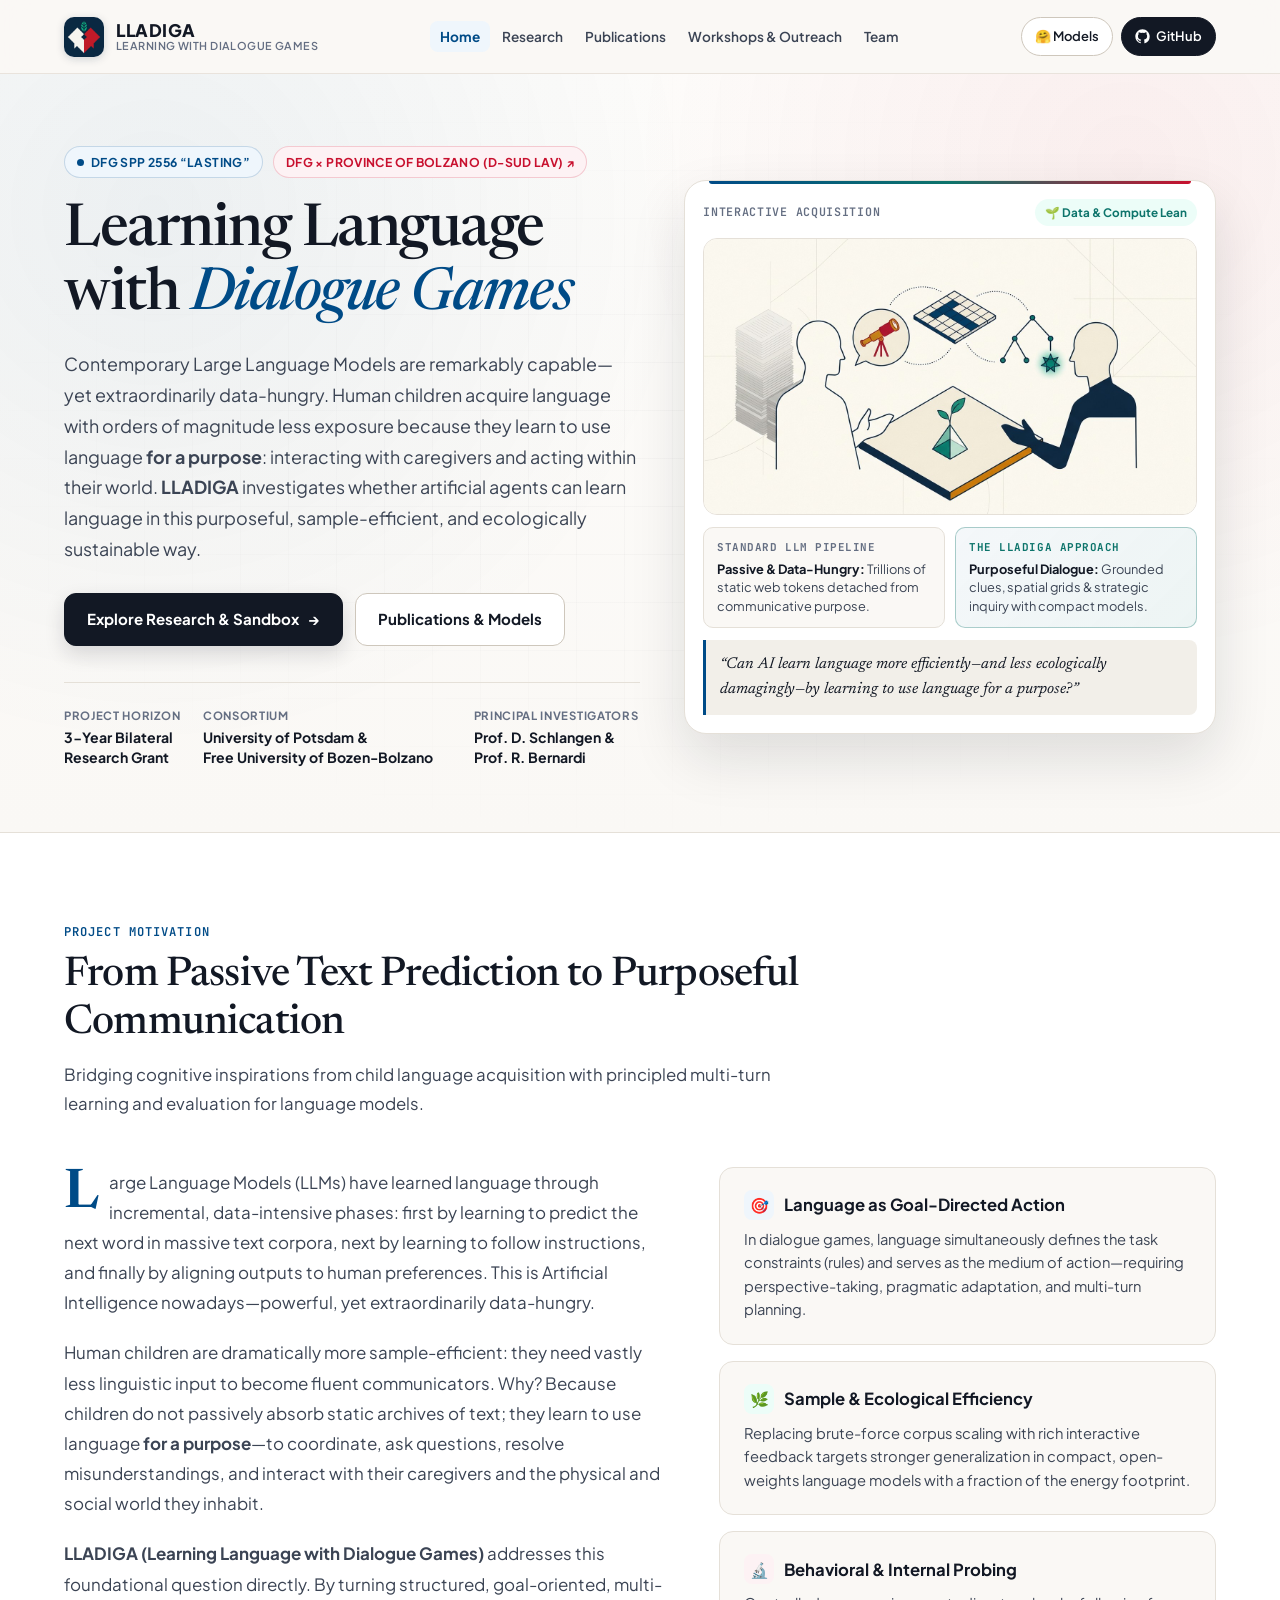
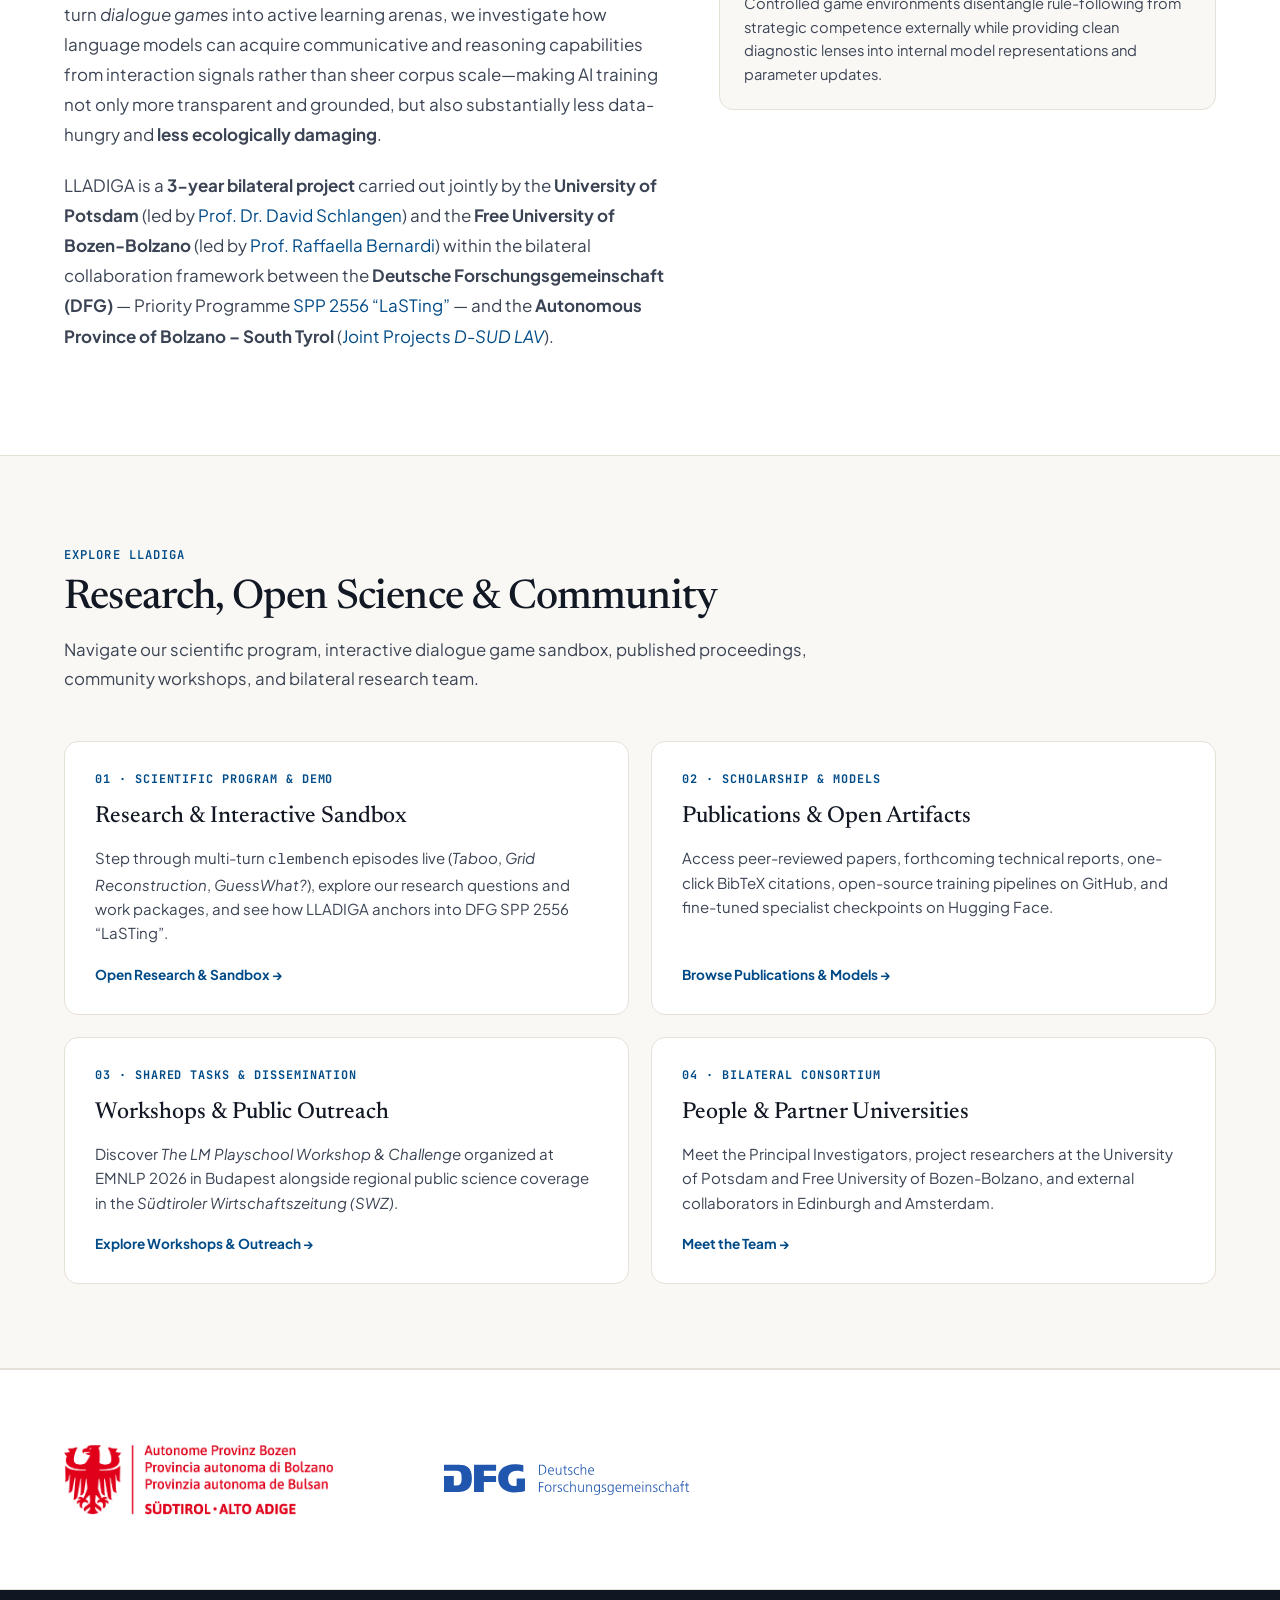
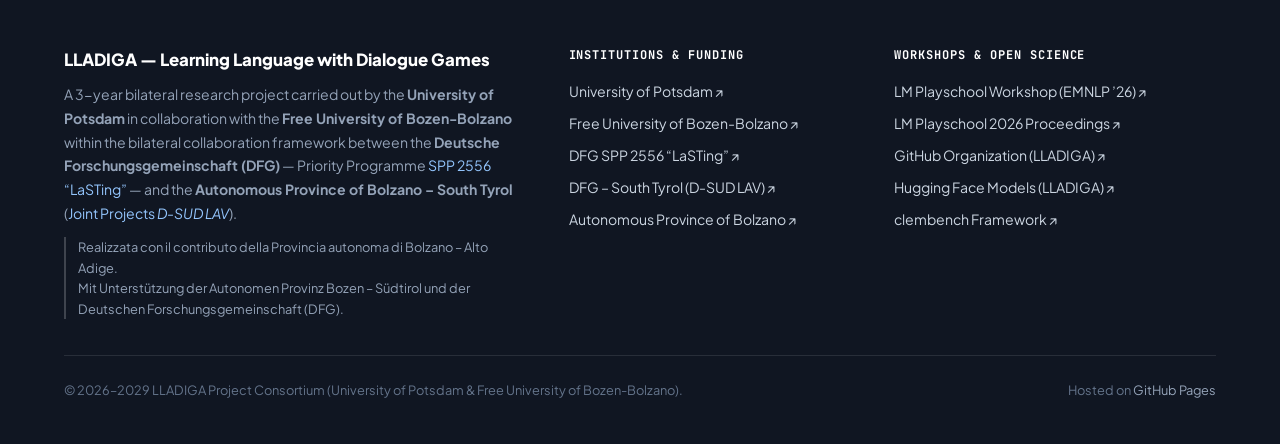
<file: index.html>
<!DOCTYPE html>
<html lang="en">
<head>
  <meta charset="utf-8" />
  <meta name="viewport" content="width=device-width, initial-scale=1" />
  <title>LLADIGA — Learning Language with Dialogue Games | University of Potsdam &amp; Free University of Bozen-Bolzano</title>
  <meta name="description" content="LLADIGA (Learning Language with Dialogue Games) is a 3-year bilateral research project by the University of Potsdam and the Free University of Bozen-Bolzano within DFG SPP 2556 'LaSTing' and the Autonomous Province of Bolzano – South Tyrol." />
  <link rel="canonical" href="https://lladiga.github.io/" />

  <!-- Open Graph / Social -->
  <meta property="og:type" content="website" />
  <meta property="og:site_name" content="LLADIGA Project" />
  <meta property="og:title" content="LLADIGA: Learning Language with Dialogue Games" />
  <meta property="og:description" content="Can AI learn language more efficiently—and less ecologically damagingly—by learning to use language for a purpose? A bilateral DFG &amp; Province of Bolzano research initiative (SPP 2556 LaSTing)." />
  <meta property="og:url" content="https://lladiga.github.io/" />
  <meta property="og:image" content="https://lladiga.github.io/assets/img/lladiga-teaser.jpg" />
  <meta name="twitter:card" content="summary_large_image" />
  <meta name="twitter:image" content="https://lladiga.github.io/assets/img/lladiga-teaser.jpg" />

  <!-- Favicon -->
  <link rel="icon" type="image/png" sizes="64x64" href="/assets/img/favicon.png" />
  <link rel="apple-touch-icon" href="/assets/img/lladiga-icon.png" />

  <!-- Typography -->
  <link rel="preconnect" href="https://fonts.googleapis.com" />
  <link rel="preconnect" href="https://fonts.gstatic.com" crossorigin />
  <link href="https://fonts.googleapis.com/css2?family=JetBrains+Mono:wght@400;500;600;700&amp;family=Newsreader:ital,opsz,wght@0,6..72,400;0,6..72,500;0,6..72,600;1,6..72,400;1,6..72,500&amp;family=Plus+Jakarta+Sans:wght@400;500;600;700;800&amp;display=swap" rel="stylesheet" />

  <!-- Styles -->
  <link rel="stylesheet" href="/assets/css/styles.css?v=2" />

  <!-- Structured Data -->
  <script type="application/ld+json">
  {
    "@context": "https://schema.org",
    "@type": "ResearchProject",
    "name": "LLADIGA: Learning Language with Dialogue Games",
    "alternateName": "LLADIGA",
    "url": "https://lladiga.github.io/",
    "logo": "https://lladiga.github.io/assets/img/lladiga-icon.png",
    "description": "A 3-year bilateral research project investigating sample-efficient, purposeful language acquisition in artificial agents through interactive multi-turn dialogue games.",
    "parentOrganization": [
      {
        "@type": "CollegeOrUniversity",
        "name": "University of Potsdam",
        "url": "https://www.uni-potsdam.de/"
      },
      {
        "@type": "CollegeOrUniversity",
        "name": "Free University of Bozen-Bolzano",
        "url": "https://www.unibz.it/"
      }
    ],
    "funder": [
      {
        "@type": "FundingAgency",
        "name": "Deutsche Forschungsgemeinschaft (DFG) — Priority Programme SPP 2556 LaSTing",
        "url": "https://www.dfg.de/en"
      },
      {
        "@type": "GovernmentOrganization",
        "name": "Autonomous Province of Bolzano – South Tyrol",
        "url": "https://home.provincia.bz.it/"
      }
    ]
  }
  </script>
</head>
<body>
  <a href="#main-content" class="skip-link">Skip to main content</a>

  <!-- =====================================================================
       Sticky Header
       ===================================================================== -->
  <header class="site-header" id="site-header">
    <div class="container nav-inner">
      <a href="/" class="brand-link" aria-label="LLADIGA Home">
        <img src="/assets/img/lladiga-icon.png" alt="LLADIGA Emblem" class="brand-mark" width="40" height="40" />
        <span class="brand-text-wrap">
          <span class="brand-acronym">LLADIGA</span>
          <span class="brand-sub">Learning with Dialogue Games</span>
        </span>
      </a>

      <nav aria-label="Primary Navigation">
        <ul class="nav-links" id="nav-links">
          <li><a href="/" class="active" aria-current="page">Home</a></li>
          <li><a href="/research/">Research</a></li>
          <li><a href="/publications/">Publications</a></li>
          <li><a href="/community/">Workshops &amp; Outreach</a></li>
          <li><a href="/team/">Team</a></li>
        </ul>
      </nav>

      <div class="nav-actions">
        <a href="https://huggingface.co/LLADIGA" target="_blank" rel="noopener noreferrer" class="btn-pill" title="LLADIGA Models on Hugging Face">
          <span>🤗 Models</span>
        </a>
        <a href="https://github.com/LLADIGA" target="_blank" rel="noopener noreferrer" class="btn-pill primary" title="LLADIGA GitHub Organization">
          <svg width="15" height="15" viewBox="0 0 24 24" fill="currentColor" aria-hidden="true"><path d="M12 .5C5.73.5.5 5.74.5 12.02c0 5.1 3.29 9.42 7.86 10.95.58.1.79-.25.79-.56v-2.02c-3.2.7-3.87-1.54-3.87-1.54-.52-1.34-1.28-1.7-1.28-1.7-1.05-.72.08-.7.08-.7 1.16.08 1.77 1.2 1.77 1.2 1.03 1.77 2.7 1.26 3.36.96.1-.75.4-1.26.73-1.55-2.55-.29-5.23-1.28-5.23-5.7 0-1.26.45-2.29 1.19-3.1-.12-.29-.52-1.47.11-3.06 0 0 .97-.31 3.18 1.18a11.05 11.05 0 0 1 5.8 0c2.2-1.49 3.17-1.18 3.17-1.18.63 1.59.23 2.77.12 3.06.74.81 1.18 1.84 1.18 3.1 0 4.43-2.69 5.4-5.25 5.69.41.36.78 1.06.78 2.14v3.17c0 .31.21.67.8.56A11.53 11.53 0 0 0 23.5 12.02C23.5 5.74 18.27.5 12 .5Z"/></svg>
          <span>GitHub</span>
        </a>
        <button class="mobile-menu-btn" id="mobile-menu-btn" aria-label="Toggle navigation menu" aria-expanded="false" aria-controls="nav-links">
          <svg width="20" height="20" viewBox="0 0 24 24" fill="none" stroke="currentColor" stroke-width="2.2" stroke-linecap="round"><line x1="3" y1="6" x2="21" y2="6"/><line x1="3" y1="12" x2="21" y2="12"/><line x1="3" y1="18" x2="21" y2="18"/></svg>
        </button>
      </div>
    </div>
  </header>

  <main id="main-content">
    <!-- ===================================================================
         Hero Section
         =================================================================== -->
    <section class="hero">
      <div class="hero-grid-bg" aria-hidden="true"></div>
      <div class="container hero-layout">
        <div class="hero-copy">
          <div class="eyebrow-group">
            <a href="/research/#lasting" class="badge badge-spp">
              <span class="badge-dot"></span>
              DFG SPP 2556 “LaSTing”
            </a>
            <a href="https://www.dfg.de/de/foerderung/foerdermoeglichkeiten/programme/inter-foerdermassnahmen/antragstellung-suedtirol" target="_blank" rel="noopener noreferrer" class="badge badge-bilateral">
              DFG × Province of Bolzano (D-SUD LAV) ↗
            </a>
          </div>

          <h1 class="hero-title">
            Learning Language with <em>Dialogue Games</em>
          </h1>

          <p class="hero-lead">
            Contemporary Large Language Models are remarkably capable—yet extraordinarily data-hungry. Human children acquire language with orders of magnitude less exposure because they learn to use language <strong>for a purpose</strong>: interacting with caregivers and acting within their world. <strong>LLADIGA</strong> investigates whether artificial agents can learn language in this purposeful, sample-efficient, and ecologically sustainable way.
          </p>

          <div class="hero-cta-row">
            <a href="/research/" class="btn-lg solid">
              <span>Explore Research &amp; Sandbox</span>
              <span aria-hidden="true">→</span>
            </a>
            <a href="/publications/" class="btn-lg outline">
              <span>Publications &amp; Models</span>
            </a>
          </div>

          <div class="hero-meta-strip">
            <div class="meta-item">
              <span class="meta-kicker">Project Horizon</span>
              <span class="meta-val">3-Year Bilateral<br />Research Grant</span>
            </div>
            <div class="meta-item">
              <span class="meta-kicker">Consortium</span>
              <span class="meta-val">University of Potsdam &amp;<br />Free University of Bozen-Bolzano</span>
            </div>
            <div class="meta-item">
              <span class="meta-kicker">Principal Investigators</span>
              <span class="meta-val">Prof. D. Schlangen &amp;<br />Prof. R. Bernardi</span>
            </div>
          </div>
        </div>

        <!-- Visual Teaser & Paradigm Contrast Card -->
        <aside class="teaser-card" aria-label="LLADIGA visual teaser: purposeful language learning through dialogue games">
          <div class="paradigm-header" style="margin-bottom: 12px;">
            <span class="paradigm-label">Interactive Acquisition</span>
            <span class="eco-pill">🌱 Data &amp; Compute Lean</span>
          </div>

          <figure class="teaser-frame" style="margin: 0 0 12px;">
            <img
              src="/assets/img/lladiga-teaser.jpg"
              alt="Editorial scientific illustration of two agents across a dialogue game table exchanging verbal clues, spatial grids, and strategic questions around a compact green neural prism, leaving behind a tall stack of passive static text corpora."
              width="1376"
              height="768"
              fetchpriority="high"
            />
          </figure>

          <div class="teaser-contrast-row">
            <div class="teaser-mini-box">
              <span class="teaser-mini-kicker">Standard LLM Pipeline</span>
              <p class="teaser-mini-text">
                <strong>Passive &amp; Data-Hungry:</strong> Trillions of static web tokens detached from communicative purpose.
              </p>
            </div>
            <div class="teaser-mini-box active-paradigm">
              <span class="teaser-mini-kicker">The LLADIGA Approach</span>
              <p class="teaser-mini-text">
                <strong>Purposeful Dialogue:</strong> Grounded clues, spatial grids &amp; strategic inquiry with compact models.
              </p>
            </div>
          </div>

          <blockquote class="paradigm-quote" style="margin-top: 12px;">
            “Can AI learn language more efficiently—and less ecologically damagingly—by learning to use language for a purpose?”
          </blockquote>
        </aside>
      </div>
    </section>

    <!-- ===================================================================
         Project Vision & Core Motivation
         =================================================================== -->
    <section class="section alt-bg">
      <div class="container">
        <div class="section-header">
          <span class="section-kicker">Project Motivation</span>
          <h2 class="section-title">From Passive Text Prediction to Purposeful Communication</h2>
          <p class="section-desc">
            Bridging cognitive inspirations from child language acquisition with principled multi-turn learning and evaluation for language models.
          </p>
        </div>

        <div class="vision-grid">
          <div class="prose-editorial">
            <p class="dropcap">
              Large Language Models (LLMs) have learned language through incremental, data-intensive phases: first by learning to predict the next word in massive text corpora, next by learning to follow instructions, and finally by aligning outputs to human preferences. This is Artificial Intelligence nowadays—powerful, yet extraordinarily data-hungry.
            </p>
            <p>
              Human children are dramatically more sample-efficient: they need vastly less linguistic input to become fluent communicators. Why? Because children do not passively absorb static archives of text; they learn to use language <strong>for a purpose</strong>—to coordinate, ask questions, resolve misunderstandings, and interact with their caregivers and the physical and social world they inhabit.
            </p>
            <p>
              <strong>LLADIGA (Learning Language with Dialogue Games)</strong> addresses this foundational question directly. By turning structured, goal-oriented, multi-turn <em>dialogue games</em> into active learning arenas, we investigate how language models can acquire communicative and reasoning capabilities from interaction signals rather than sheer corpus scale—making AI training not only more transparent and grounded, but also substantially less data-hungry and <strong>less ecologically damaging</strong>.
            </p>
            <p>
              LLADIGA is a <strong>3-year bilateral project</strong> carried out jointly by the <strong>University of Potsdam</strong> (led by <a href="https://www.ling.uni-potsdam.de/~das/" target="_blank" rel="noopener noreferrer">Prof. Dr. David Schlangen</a>) and the <strong>Free University of Bozen-Bolzano</strong> (led by <a href="https://www.unibz.it/en/faculties/engineering/academic-staff/person/2311-raffaella-bernardi" target="_blank" rel="noopener noreferrer">Prof. Raffaella Bernardi</a>) within the bilateral collaboration framework between the <strong>Deutsche Forschungsgemeinschaft (DFG)</strong> — Priority Programme <a href="https://www.lasting-spp.org/" target="_blank" rel="noopener noreferrer">SPP 2556 “LaSTing”</a> — and the <strong>Autonomous Province of Bolzano – South Tyrol</strong> (<a href="https://www.dfg.de/de/foerderung/foerdermoeglichkeiten/programme/inter-foerdermassnahmen/antragstellung-suedtirol" target="_blank" rel="noopener noreferrer">Joint Projects <em>D-SUD LAV</em></a>).
            </p>
          </div>

          <div class="vision-highlights">
            <div class="highlight-box">
              <h3>
                <span class="highlight-icon" style="background: var(--accent-blue-soft); color: var(--accent-blue);">🎯</span>
                Language as Goal-Directed Action
              </h3>
              <p>
                In dialogue games, language simultaneously defines the task constraints (rules) and serves as the medium of action—requiring perspective-taking, pragmatic adaptation, and multi-turn planning.
              </p>
            </div>

            <div class="highlight-box">
              <h3>
                <span class="highlight-icon" style="background: var(--accent-teal-soft); color: var(--accent-teal);">🌿</span>
                Sample &amp; Ecological Efficiency
              </h3>
              <p>
                Replacing brute-force corpus scaling with rich interactive feedback targets stronger generalization in compact, open-weights language models with a fraction of the energy footprint.
              </p>
            </div>

            <div class="highlight-box">
              <h3>
                <span class="highlight-icon" style="background: var(--accent-crimson-soft); color: var(--accent-crimson);">🔬</span>
                Behavioral &amp; Internal Probing
              </h3>
              <p>
                Controlled game environments disentangle rule-following from strategic competence externally while providing clean diagnostic lenses into internal model representations and parameter updates.
              </p>
            </div>
          </div>
        </div>
      </div>
    </section>

    <!-- ===================================================================
         Explore LLADIGA (Focused Multi-Page Gateways)
         =================================================================== -->
    <section class="section">
      <div class="container">
        <div class="section-header">
          <span class="section-kicker">Explore LLADIGA</span>
          <h2 class="section-title">Research, Open Science &amp; Community</h2>
          <p class="section-desc">
            Navigate our scientific program, interactive dialogue game sandbox, published proceedings, community workshops, and bilateral research team.
          </p>
        </div>

        <div class="gateway-grid">
          <a href="/research/" class="gateway-card">
            <div>
              <div class="gateway-kicker">01 · Scientific Program &amp; Demo</div>
              <h3>Research &amp; Interactive Sandbox</h3>
              <p>
                Step through multi-turn <code>clembench</code> episodes live (<em>Taboo</em>, <em>Grid Reconstruction</em>, <em>GuessWhat?</em>), explore our research questions and work packages, and see how LLADIGA anchors into DFG SPP 2556 “LaSTing”.
              </p>
            </div>
            <span class="gateway-cta">Open Research &amp; Sandbox →</span>
          </a>

          <a href="/publications/" class="gateway-card">
            <div>
              <div class="gateway-kicker">02 · Scholarship &amp; Models</div>
              <h3>Publications &amp; Open Artifacts</h3>
              <p>
                Access peer-reviewed papers, forthcoming technical reports, one-click BibTeX citations, open-source training pipelines on GitHub, and fine-tuned specialist checkpoints on Hugging Face.
              </p>
            </div>
            <span class="gateway-cta">Browse Publications &amp; Models →</span>
          </a>

          <a href="/community/" class="gateway-card">
            <div>
              <div class="gateway-kicker">03 · Shared Tasks &amp; Dissemination</div>
              <h3>Workshops &amp; Public Outreach</h3>
              <p>
                Discover <em>The LM Playschool Workshop &amp; Challenge</em> organized at EMNLP 2026 in Budapest alongside regional public science coverage in the <em>Südtiroler Wirtschaftszeitung (SWZ)</em>.
              </p>
            </div>
            <span class="gateway-cta">Explore Workshops &amp; Outreach →</span>
          </a>

          <a href="/team/" class="gateway-card">
            <div>
              <div class="gateway-kicker">04 · Bilateral Consortium</div>
              <h3>People &amp; Partner Universities</h3>
              <p>
                Meet the Principal Investigators, project researchers at the University of Potsdam and Free University of Bozen-Bolzano, and external collaborators in Edinburgh and Amsterdam.
              </p>
            </div>
            <span class="gateway-cta">Meet the Team →</span>
          </a>
        </div>
      </div>
    </section>

    <!-- ===================================================================
         Official Funding Logos Band
         =================================================================== -->
    <section class="funder-band" aria-label="Funding Institutions">
      <div class="container">
        <div class="funder-logos-row">
          <a href="https://home.provincia.bz.it/" target="_blank" rel="noopener noreferrer" class="logo-respect-zone-bolzano" title="Autonomous Province of Bolzano – South Tyrol">
            <img
              src="/assets/img/logos/provincia-bolzano.png"
              alt="Autonome Provinz Bozen – Provincia autonoma di Bolzano – Provinzia autonoma de Bulsan – Südtirol Alto Adige"
              class="logo-bolzano"
              width="270"
              height="70"
            />
          </a>

          <a href="https://www.dfg.de/en" target="_blank" rel="noopener noreferrer" class="logo-respect-zone-dfg" title="Deutsche Forschungsgemeinschaft (DFG)">
            <img
              src="/assets/img/logos/dfg-logo.svg"
              alt="DFG — Deutsche Forschungsgemeinschaft (German Research Foundation)"
              class="logo-dfg"
              width="245"
              height="70"
            />
          </a>
        </div>
      </div>
    </section>
  </main>

  <!-- =====================================================================
       Footer
       ===================================================================== -->
  <footer class="site-footer">
    <div class="container">
      <div class="footer-grid">
        <div>
          <p class="footer-brand-title">LLADIGA — Learning Language with Dialogue Games</p>
          <p class="footer-acknowledgment">
            A 3-year bilateral research project carried out by the <strong>University of Potsdam</strong> in collaboration with the <strong>Free University of Bozen-Bolzano</strong> within the bilateral collaboration framework between the <strong>Deutsche Forschungsgemeinschaft (DFG)</strong> — Priority Programme <a href="https://www.lasting-spp.org/" target="_blank" rel="noopener noreferrer" style="color: #93C5FD;">SPP 2556 “LaSTing”</a> — and the <strong>Autonomous Province of Bolzano – South Tyrol</strong> (<a href="https://www.dfg.de/de/foerderung/foerdermoeglichkeiten/programme/inter-foerdermassnahmen/antragstellung-suedtirol" target="_blank" rel="noopener noreferrer" style="color: #93C5FD;">Joint Projects <em>D-SUD LAV</em></a>).
          </p>
          <p class="footer-acknowledgment-i18n">
            Realizzata con il contributo della Provincia autonoma di Bolzano – Alto Adige.<br />
            Mit Unterstützung der Autonomen Provinz Bozen – Südtirol und der Deutschen Forschungsgemeinschaft (DFG).
          </p>
        </div>

        <div class="footer-col">
          <h4>Institutions &amp; Funding</h4>
          <ul class="footer-links">
            <li><a href="https://www.uni-potsdam.de/en/" target="_blank" rel="noopener noreferrer">University of Potsdam ↗</a></li>
            <li><a href="https://www.unibz.it/" target="_blank" rel="noopener noreferrer">Free University of Bozen-Bolzano ↗</a></li>
            <li><a href="https://www.lasting-spp.org/" target="_blank" rel="noopener noreferrer">DFG SPP 2556 “LaSTing” ↗</a></li>
            <li><a href="https://www.dfg.de/de/foerderung/foerdermoeglichkeiten/programme/inter-foerdermassnahmen/antragstellung-suedtirol" target="_blank" rel="noopener noreferrer">DFG – South Tyrol (D-SUD LAV) ↗</a></li>
            <li><a href="https://home.provincia.bz.it/" target="_blank" rel="noopener noreferrer">Autonomous Province of Bolzano ↗</a></li>
          </ul>
        </div>

        <div class="footer-col">
          <h4>Workshops &amp; Open Science</h4>
          <ul class="footer-links">
            <li><a href="https://lm-playschool.github.io/" target="_blank" rel="noopener noreferrer">LM Playschool Workshop (EMNLP ’26) ↗</a></li>
            <li><a href="https://aclanthology.org/2026.lmplayschool-1.9/" target="_blank" rel="noopener noreferrer">LM Playschool 2026 Proceedings ↗</a></li>
            <li><a href="https://github.com/LLADIGA" target="_blank" rel="noopener noreferrer">GitHub Organization (LLADIGA) ↗</a></li>
            <li><a href="https://huggingface.co/LLADIGA" target="_blank" rel="noopener noreferrer">Hugging Face Models (LLADIGA) ↗</a></li>
            <li><a href="https://clembench.github.io/" target="_blank" rel="noopener noreferrer">clembench Framework ↗</a></li>
          </ul>
        </div>
      </div>

      <div class="footer-bottom">
        <span>© 2026–2029 LLADIGA Project Consortium (University of Potsdam &amp; Free University of Bozen-Bolzano).</span>
        <span>Hosted on <a href="https://github.com/LLADIGA/lladiga.github.io" target="_blank" rel="noopener noreferrer" style="color: #94A3B8;">GitHub Pages</a></span>
      </div>
    </div>
  </footer>

  <script src="/assets/js/site-data.js?v=2"></script>
  <script src="/assets/js/main.js?v=2"></script>
</body>
</html>
</file>
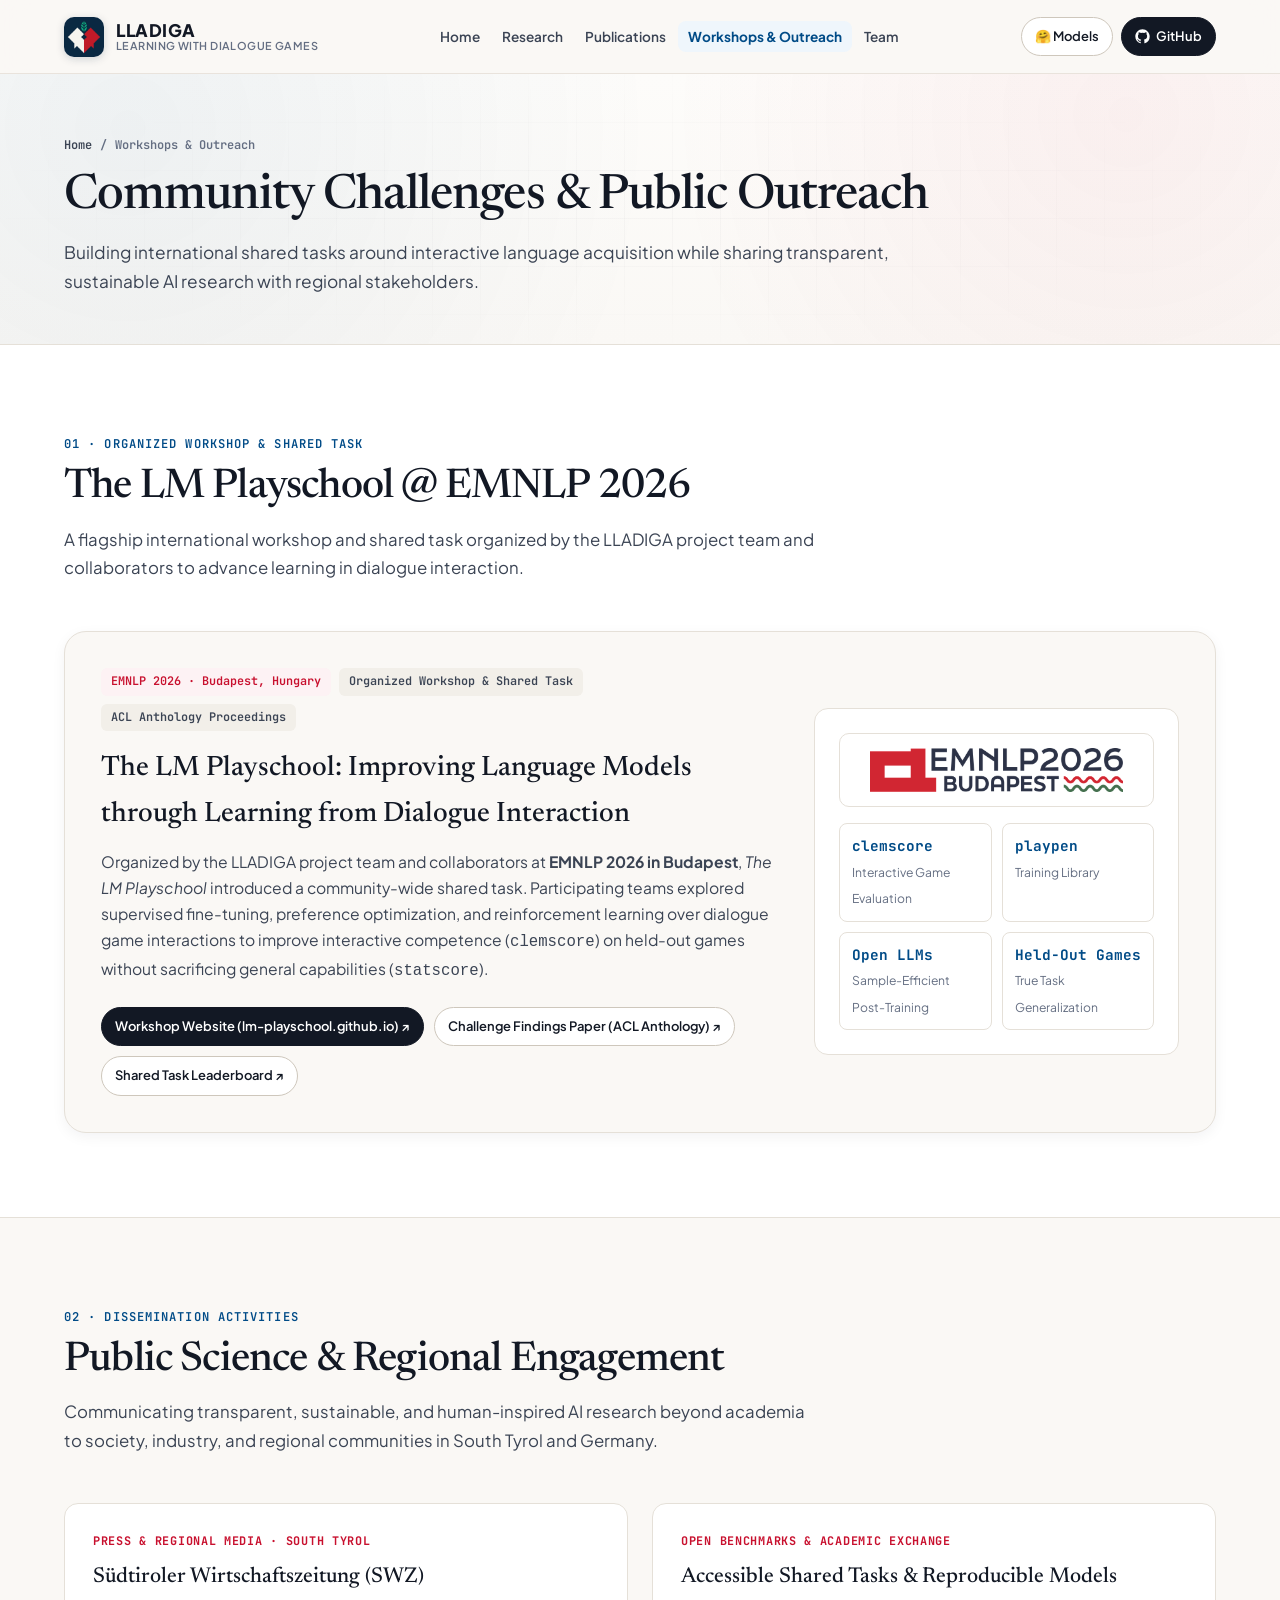
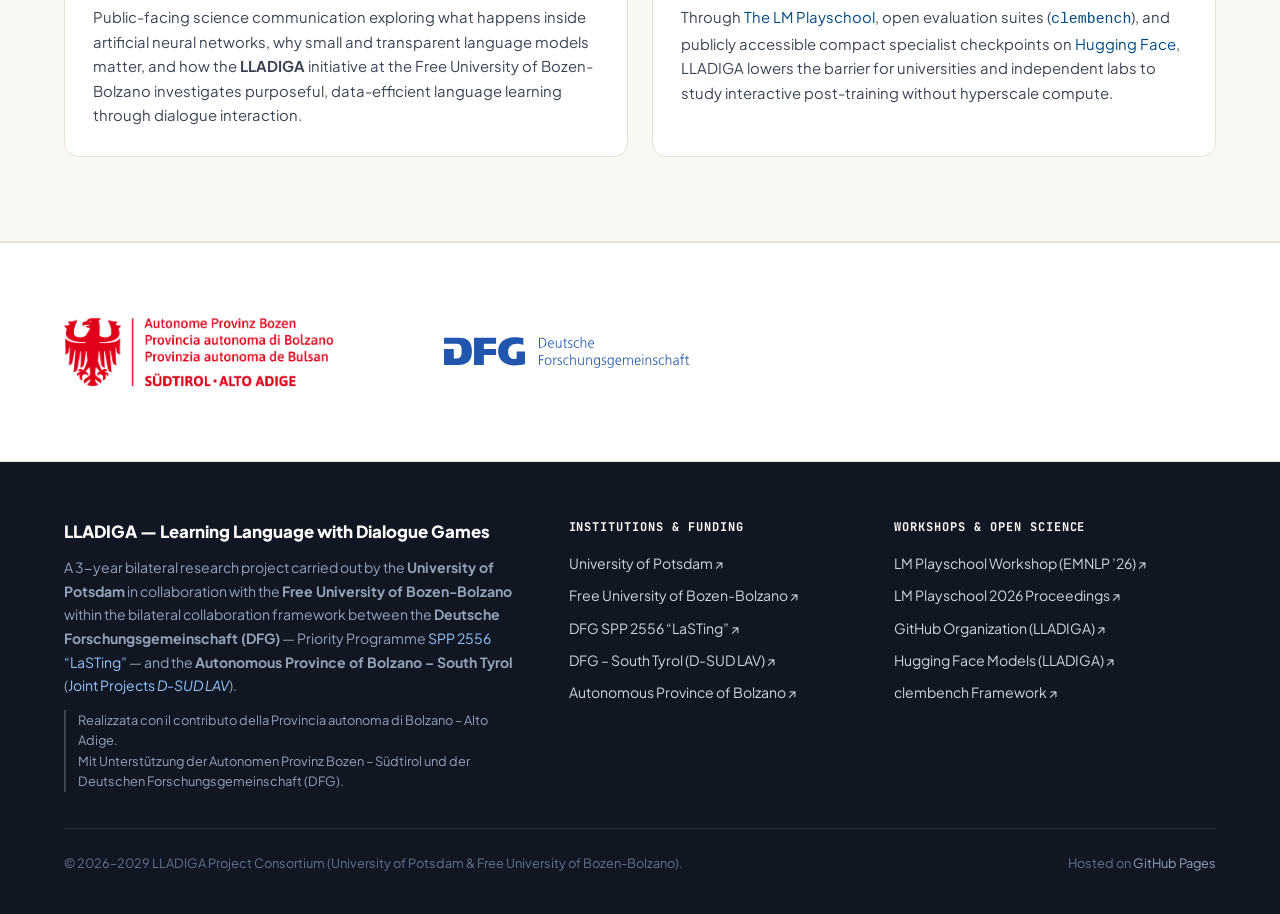
<file: community/index.html>
<!DOCTYPE html>
<html lang="en">
<head>
  <meta charset="utf-8" />
  <meta name="viewport" content="width=device-width, initial-scale=1" />
  <title>Workshops &amp; Public Outreach — LLADIGA | University of Potsdam &amp; Free University of Bozen-Bolzano</title>
  <meta name="description" content="Community challenges, The LM Playschool Workshop @ EMNLP 2026 organized by the LLADIGA team, and regional public science outreach." />
  <link rel="canonical" href="https://lladiga.github.io/community/" />

  <meta property="og:type" content="website" />
  <meta property="og:site_name" content="LLADIGA Project" />
  <meta property="og:title" content="Workshops &amp; Public Outreach — LLADIGA" />
  <meta property="og:description" content="The LM Playschool Workshop &amp; Shared Task @ EMNLP 2026 and public dissemination activities in South Tyrol and Germany." />
  <meta property="og:url" content="https://lladiga.github.io/community/" />
  <meta property="og:image" content="https://lladiga.github.io/assets/img/lladiga-teaser.jpg" />

  <link rel="icon" type="image/png" sizes="64x64" href="/assets/img/favicon.png" />
  <link rel="apple-touch-icon" href="/assets/img/lladiga-icon.png" />

  <link rel="preconnect" href="https://fonts.googleapis.com" />
  <link rel="preconnect" href="https://fonts.gstatic.com" crossorigin />
  <link href="https://fonts.googleapis.com/css2?family=JetBrains+Mono:wght@400;500;600;700&amp;family=Newsreader:ital,opsz,wght@0,6..72,400;0,6..72,500;0,6..72,600;1,6..72,400;1,6..72,500&amp;family=Plus+Jakarta+Sans:wght@400;500;600;700;800&amp;display=swap" rel="stylesheet" />

  <link rel="stylesheet" href="/assets/css/styles.css?v=2" />
</head>
<body>
  <a href="#main-content" class="skip-link">Skip to main content</a>

  <header class="site-header" id="site-header">
    <div class="container nav-inner">
      <a href="/" class="brand-link" aria-label="LLADIGA Home">
        <img src="/assets/img/lladiga-icon.png" alt="LLADIGA Emblem" class="brand-mark" width="40" height="40" />
        <span class="brand-text-wrap">
          <span class="brand-acronym">LLADIGA</span>
          <span class="brand-sub">Learning with Dialogue Games</span>
        </span>
      </a>

      <nav aria-label="Primary Navigation">
        <ul class="nav-links" id="nav-links">
          <li><a href="/">Home</a></li>
          <li><a href="/research/">Research</a></li>
          <li><a href="/publications/">Publications</a></li>
          <li><a href="/community/" class="active" aria-current="page">Workshops &amp; Outreach</a></li>
          <li><a href="/team/">Team</a></li>
        </ul>
      </nav>

      <div class="nav-actions">
        <a href="https://huggingface.co/LLADIGA" target="_blank" rel="noopener noreferrer" class="btn-pill" title="LLADIGA Models on Hugging Face">
          <span>🤗 Models</span>
        </a>
        <a href="https://github.com/LLADIGA" target="_blank" rel="noopener noreferrer" class="btn-pill primary" title="LLADIGA GitHub Organization">
          <svg width="15" height="15" viewBox="0 0 24 24" fill="currentColor" aria-hidden="true"><path d="M12 .5C5.73.5.5 5.74.5 12.02c0 5.1 3.29 9.42 7.86 10.95.58.1.79-.25.79-.56v-2.02c-3.2.7-3.87-1.54-3.87-1.54-.52-1.34-1.28-1.7-1.28-1.7-1.05-.72.08-.7.08-.7 1.16.08 1.77 1.2 1.77 1.2 1.03 1.77 2.7 1.26 3.36.96.1-.75.4-1.26.73-1.55-2.55-.29-5.23-1.28-5.23-5.7 0-1.26.45-2.29 1.19-3.1-.12-.29-.52-1.47.11-3.06 0 0 .97-.31 3.18 1.18a11.05 11.05 0 0 1 5.8 0c2.2-1.49 3.17-1.18 3.17-1.18.63 1.59.23 2.77.12 3.06.74.81 1.18 1.84 1.18 3.1 0 4.43-2.69 5.4-5.25 5.69.41.36.78 1.06.78 2.14v3.17c0 .31.21.67.8.56A11.53 11.53 0 0 0 23.5 12.02C23.5 5.74 18.27.5 12 .5Z"/></svg>
          <span>GitHub</span>
        </a>
        <button class="mobile-menu-btn" id="mobile-menu-btn" aria-label="Toggle navigation menu" aria-expanded="false" aria-controls="nav-links">
          <svg width="20" height="20" viewBox="0 0 24 24" fill="none" stroke="currentColor" stroke-width="2.2" stroke-linecap="round"><line x1="3" y1="6" x2="21" y2="6"/><line x1="3" y1="12" x2="21" y2="12"/><line x1="3" y1="18" x2="21" y2="18"/></svg>
        </button>
      </div>
    </div>
  </header>

  <main id="main-content">
    <!-- Page Masthead -->
    <section class="page-hero">
      <div class="hero-grid-bg" aria-hidden="true"></div>
      <div class="container" style="position: relative;">
        <div class="breadcrumb">
          <a href="/">Home</a>
          <span>/</span>
          <span>Workshops &amp; Outreach</span>
        </div>
        <h1 class="page-hero-title">Community Challenges &amp; Public Outreach</h1>
        <p class="page-hero-desc">
          Building international shared tasks around interactive language acquisition while sharing transparent, sustainable AI research with regional stakeholders.
        </p>
      </div>
    </section>

    <!-- 1. Community Challenges: The LM Playschool @ EMNLP 2026 -->
    <section class="section alt-bg">
      <div class="container">
        <div class="section-header">
          <span class="section-kicker">01 · Organized Workshop &amp; Shared Task</span>
          <h2 class="section-title">The LM Playschool @ EMNLP 2026</h2>
          <p class="section-desc">
            A flagship international workshop and shared task organized by the LLADIGA project team and collaborators to advance learning in dialogue interaction.
          </p>
        </div>

        <div class="challenge-spotlight" style="background: var(--bg-canvas);">
          <div>
            <div class="event-meta-pills">
              <span class="event-pill live">EMNLP 2026 · Budapest, Hungary</span>
              <span class="event-pill">Organized Workshop &amp; Shared Task</span>
              <span class="event-pill">ACL Anthology Proceedings</span>
            </div>
            <h3>The LM Playschool: Improving Language Models through Learning from Dialogue Interaction</h3>
            <p>
              Organized by the LLADIGA project team and collaborators at <strong>EMNLP 2026 in Budapest</strong>, <em>The LM Playschool</em> introduced a community-wide shared task. Participating teams explored supervised fine-tuning, preference optimization, and reinforcement learning over dialogue game interactions to improve interactive competence (<code>clemscore</code>) on held-out games without sacrificing general capabilities (<code>statscore</code>).
            </p>
            <div class="pub-actions">
              <a href="https://lm-playschool.github.io/" target="_blank" rel="noopener noreferrer" class="btn-pill primary">
                <span>Workshop Website (lm-playschool.github.io) ↗</span>
              </a>
              <a href="https://aclanthology.org/2026.lmplayschool-1.9/" target="_blank" rel="noopener noreferrer" class="btn-pill">
                <span>Challenge Findings Paper (ACL Anthology) ↗</span>
              </a>
              <a href="https://lm-playschool.github.io/leaderboard" target="_blank" rel="noopener noreferrer" class="btn-pill">
                <span>Shared Task Leaderboard ↗</span>
              </a>
            </div>
          </div>

          <div class="challenge-side-card" style="background: var(--bg-surface);">
            <div class="emnlp-logo-wrap">
              <img src="/assets/img/logos/emnlp2026.png" alt="EMNLP 2026 Logo" loading="lazy" />
            </div>
            <div class="challenge-metrics">
              <div class="c-stat">
                <strong>clemscore</strong>
                <span>Interactive Game Evaluation</span>
              </div>
              <div class="c-stat">
                <strong>playpen</strong>
                <span>Training Library</span>
              </div>
              <div class="c-stat">
                <strong>Open LLMs</strong>
                <span>Sample-Efficient Post-Training</span>
              </div>
              <div class="c-stat">
                <strong>Held-Out Games</strong>
                <span>True Task Generalization</span>
              </div>
            </div>
          </div>
        </div>
      </div>
    </section>

    <!-- 2. Dissemination Activities -->
    <section class="section">
      <div class="container">
        <div class="section-header">
          <span class="section-kicker">02 · Dissemination Activities</span>
          <h2 class="section-title">Public Science &amp; Regional Engagement</h2>
          <p class="section-desc">
            Communicating transparent, sustainable, and human-inspired AI research beyond academia to society, industry, and regional communities in South Tyrol and Germany.
          </p>
        </div>

        <div class="dissem-grid">
          <article class="dissem-card" style="background: var(--bg-surface);">
            <div class="dissem-source">Press &amp; Regional Media · South Tyrol</div>
            <h3>Südtiroler Wirtschaftszeitung (SWZ)</h3>
            <p>
              Public-facing science communication exploring what happens inside artificial neural networks, why small and transparent language models matter, and how the <strong>LLADIGA</strong> initiative at the Free University of Bozen-Bolzano investigates purposeful, data-efficient language learning through dialogue interaction.
            </p>
          </article>

          <article class="dissem-card" style="background: var(--bg-surface);">
            <div class="dissem-source">Open Benchmarks &amp; Academic Exchange</div>
            <h3>Accessible Shared Tasks &amp; Reproducible Models</h3>
            <p>
              Through <a href="https://lm-playschool.github.io/" target="_blank" rel="noopener noreferrer">The LM Playschool</a>, open evaluation suites (<a href="https://clembench.github.io/" target="_blank" rel="noopener noreferrer"><code>clembench</code></a>), and publicly accessible compact specialist checkpoints on <a href="https://huggingface.co/LLADIGA" target="_blank" rel="noopener noreferrer">Hugging Face</a>, LLADIGA lowers the barrier for universities and independent labs to study interactive post-training without hyperscale compute.
            </p>
          </article>
        </div>
      </div>
    </section>

    <!-- Official Funding Logos Band -->
    <section class="funder-band" aria-label="Funding Institutions">
      <div class="container">
        <div class="funder-logos-row">
          <a href="https://home.provincia.bz.it/" target="_blank" rel="noopener noreferrer" class="logo-respect-zone-bolzano" title="Autonomous Province of Bolzano – South Tyrol">
            <img
              src="/assets/img/logos/provincia-bolzano.png"
              alt="Autonome Provinz Bozen – Provincia autonoma di Bolzano – Provinzia autonoma de Bulsan – Südtirol Alto Adige"
              class="logo-bolzano"
              width="270"
              height="70"
            />
          </a>

          <a href="https://www.dfg.de/en" target="_blank" rel="noopener noreferrer" class="logo-respect-zone-dfg" title="Deutsche Forschungsgemeinschaft (DFG)">
            <img
              src="/assets/img/logos/dfg-logo.svg"
              alt="DFG — Deutsche Forschungsgemeinschaft (German Research Foundation)"
              class="logo-dfg"
              width="245"
              height="70"
            />
          </a>
        </div>
      </div>
    </section>
  </main>

  <footer class="site-footer">
    <div class="container">
      <div class="footer-grid">
        <div>
          <p class="footer-brand-title">LLADIGA — Learning Language with Dialogue Games</p>
          <p class="footer-acknowledgment">
            A 3-year bilateral research project carried out by the <strong>University of Potsdam</strong> in collaboration with the <strong>Free University of Bozen-Bolzano</strong> within the bilateral collaboration framework between the <strong>Deutsche Forschungsgemeinschaft (DFG)</strong> — Priority Programme <a href="https://www.lasting-spp.org/" target="_blank" rel="noopener noreferrer" style="color: #93C5FD;">SPP 2556 “LaSTing”</a> — and the <strong>Autonomous Province of Bolzano – South Tyrol</strong> (<a href="https://www.dfg.de/de/foerderung/foerdermoeglichkeiten/programme/inter-foerdermassnahmen/antragstellung-suedtirol" target="_blank" rel="noopener noreferrer" style="color: #93C5FD;">Joint Projects <em>D-SUD LAV</em></a>).
          </p>
          <p class="footer-acknowledgment-i18n">
            Realizzata con il contributo della Provincia autonoma di Bolzano – Alto Adige.<br />
            Mit Unterstützung der Autonomen Provinz Bozen – Südtirol und der Deutschen Forschungsgemeinschaft (DFG).
          </p>
        </div>

        <div class="footer-col">
          <h4>Institutions &amp; Funding</h4>
          <ul class="footer-links">
            <li><a href="https://www.uni-potsdam.de/en/" target="_blank" rel="noopener noreferrer">University of Potsdam ↗</a></li>
            <li><a href="https://www.unibz.it/" target="_blank" rel="noopener noreferrer">Free University of Bozen-Bolzano ↗</a></li>
            <li><a href="https://www.lasting-spp.org/" target="_blank" rel="noopener noreferrer">DFG SPP 2556 “LaSTing” ↗</a></li>
            <li><a href="https://www.dfg.de/de/foerderung/foerdermoeglichkeiten/programme/inter-foerdermassnahmen/antragstellung-suedtirol" target="_blank" rel="noopener noreferrer">DFG – South Tyrol (D-SUD LAV) ↗</a></li>
            <li><a href="https://home.provincia.bz.it/" target="_blank" rel="noopener noreferrer">Autonomous Province of Bolzano ↗</a></li>
          </ul>
        </div>

        <div class="footer-col">
          <h4>Workshops &amp; Open Science</h4>
          <ul class="footer-links">
            <li><a href="https://lm-playschool.github.io/" target="_blank" rel="noopener noreferrer">LM Playschool Workshop (EMNLP ’26) ↗</a></li>
            <li><a href="https://aclanthology.org/2026.lmplayschool-1.9/" target="_blank" rel="noopener noreferrer">LM Playschool 2026 Proceedings ↗</a></li>
            <li><a href="https://github.com/LLADIGA" target="_blank" rel="noopener noreferrer">GitHub Organization (LLADIGA) ↗</a></li>
            <li><a href="https://huggingface.co/LLADIGA" target="_blank" rel="noopener noreferrer">Hugging Face Models (LLADIGA) ↗</a></li>
            <li><a href="https://clembench.github.io/" target="_blank" rel="noopener noreferrer">clembench Framework ↗</a></li>
          </ul>
        </div>
      </div>

      <div class="footer-bottom">
        <span>© 2026–2029 LLADIGA Project Consortium (University of Potsdam &amp; Free University of Bozen-Bolzano).</span>
        <span>Hosted on <a href="https://github.com/LLADIGA/lladiga.github.io" target="_blank" rel="noopener noreferrer" style="color: #94A3B8;">GitHub Pages</a></span>
      </div>
    </div>
  </footer>

  <script src="/assets/js/site-data.js?v=2"></script>
  <script src="/assets/js/main.js?v=2"></script>
</body>
</html>
</file>
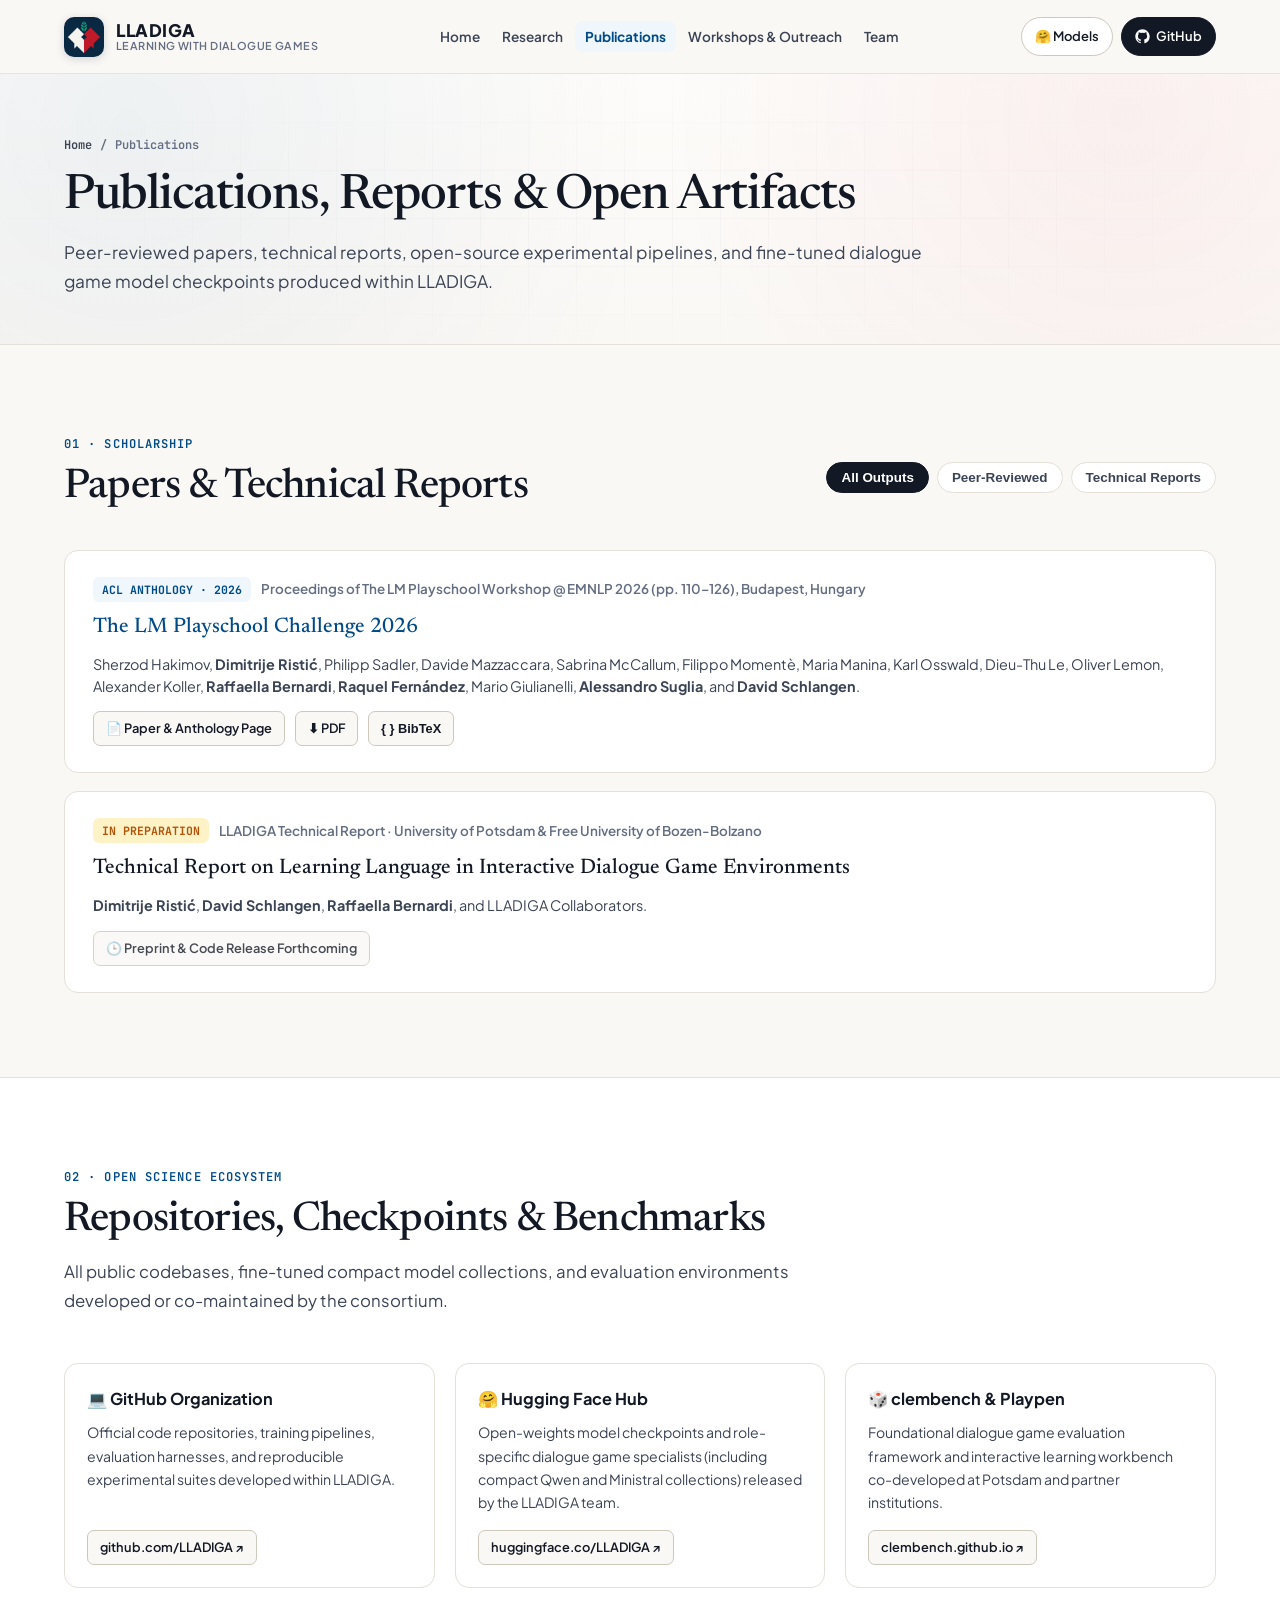
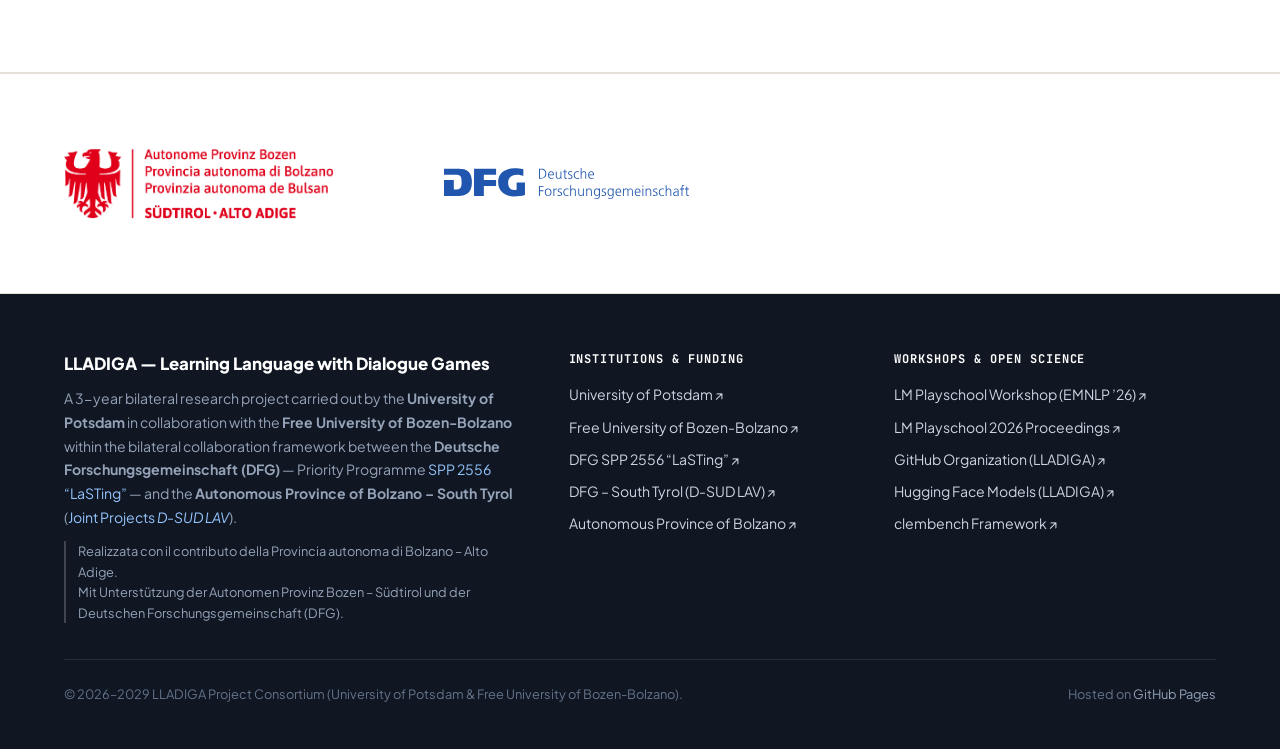
<file: publications/index.html>
<!DOCTYPE html>
<html lang="en">
<head>
  <meta charset="utf-8" />
  <meta name="viewport" content="width=device-width, initial-scale=1" />
  <title>Publications &amp; Open Artifacts — LLADIGA | University of Potsdam &amp; Free University of Bozen-Bolzano</title>
  <meta name="description" content="Peer-reviewed publications, technical reports, open-source code, and Hugging Face model checkpoints from the LLADIGA project." />
  <link rel="canonical" href="https://lladiga.github.io/publications/" />

  <meta property="og:type" content="website" />
  <meta property="og:site_name" content="LLADIGA Project" />
  <meta property="og:title" content="Publications &amp; Open Artifacts — LLADIGA" />
  <meta property="og:description" content="Scholarship, technical reports, GitHub repositories, and open-weights dialogue game specialists from LLADIGA." />
  <meta property="og:url" content="https://lladiga.github.io/publications/" />
  <meta property="og:image" content="https://lladiga.github.io/assets/img/lladiga-teaser.jpg" />

  <link rel="icon" type="image/png" sizes="64x64" href="/assets/img/favicon.png" />
  <link rel="apple-touch-icon" href="/assets/img/lladiga-icon.png" />

  <link rel="preconnect" href="https://fonts.googleapis.com" />
  <link rel="preconnect" href="https://fonts.gstatic.com" crossorigin />
  <link href="https://fonts.googleapis.com/css2?family=JetBrains+Mono:wght@400;500;600;700&amp;family=Newsreader:ital,opsz,wght@0,6..72,400;0,6..72,500;0,6..72,600;1,6..72,400;1,6..72,500&amp;family=Plus+Jakarta+Sans:wght@400;500;600;700;800&amp;display=swap" rel="stylesheet" />

  <link rel="stylesheet" href="/assets/css/styles.css?v=2" />
</head>
<body>
  <a href="#main-content" class="skip-link">Skip to main content</a>

  <header class="site-header" id="site-header">
    <div class="container nav-inner">
      <a href="/" class="brand-link" aria-label="LLADIGA Home">
        <img src="/assets/img/lladiga-icon.png" alt="LLADIGA Emblem" class="brand-mark" width="40" height="40" />
        <span class="brand-text-wrap">
          <span class="brand-acronym">LLADIGA</span>
          <span class="brand-sub">Learning with Dialogue Games</span>
        </span>
      </a>

      <nav aria-label="Primary Navigation">
        <ul class="nav-links" id="nav-links">
          <li><a href="/">Home</a></li>
          <li><a href="/research/">Research</a></li>
          <li><a href="/publications/" class="active" aria-current="page">Publications</a></li>
          <li><a href="/community/">Workshops &amp; Outreach</a></li>
          <li><a href="/team/">Team</a></li>
        </ul>
      </nav>

      <div class="nav-actions">
        <a href="https://huggingface.co/LLADIGA" target="_blank" rel="noopener noreferrer" class="btn-pill" title="LLADIGA Models on Hugging Face">
          <span>🤗 Models</span>
        </a>
        <a href="https://github.com/LLADIGA" target="_blank" rel="noopener noreferrer" class="btn-pill primary" title="LLADIGA GitHub Organization">
          <svg width="15" height="15" viewBox="0 0 24 24" fill="currentColor" aria-hidden="true"><path d="M12 .5C5.73.5.5 5.74.5 12.02c0 5.1 3.29 9.42 7.86 10.95.58.1.79-.25.79-.56v-2.02c-3.2.7-3.87-1.54-3.87-1.54-.52-1.34-1.28-1.7-1.28-1.7-1.05-.72.08-.7.08-.7 1.16.08 1.77 1.2 1.77 1.2 1.03 1.77 2.7 1.26 3.36.96.1-.75.4-1.26.73-1.55-2.55-.29-5.23-1.28-5.23-5.7 0-1.26.45-2.29 1.19-3.1-.12-.29-.52-1.47.11-3.06 0 0 .97-.31 3.18 1.18a11.05 11.05 0 0 1 5.8 0c2.2-1.49 3.17-1.18 3.17-1.18.63 1.59.23 2.77.12 3.06.74.81 1.18 1.84 1.18 3.1 0 4.43-2.69 5.4-5.25 5.69.41.36.78 1.06.78 2.14v3.17c0 .31.21.67.8.56A11.53 11.53 0 0 0 23.5 12.02C23.5 5.74 18.27.5 12 .5Z"/></svg>
          <span>GitHub</span>
        </a>
        <button class="mobile-menu-btn" id="mobile-menu-btn" aria-label="Toggle navigation menu" aria-expanded="false" aria-controls="nav-links">
          <svg width="20" height="20" viewBox="0 0 24 24" fill="none" stroke="currentColor" stroke-width="2.2" stroke-linecap="round"><line x1="3" y1="6" x2="21" y2="6"/><line x1="3" y1="12" x2="21" y2="12"/><line x1="3" y1="18" x2="21" y2="18"/></svg>
        </button>
      </div>
    </div>
  </header>

  <main id="main-content">
    <!-- Page Masthead -->
    <section class="page-hero">
      <div class="hero-grid-bg" aria-hidden="true"></div>
      <div class="container" style="position: relative;">
        <div class="breadcrumb">
          <a href="/">Home</a>
          <span>/</span>
          <span>Publications</span>
        </div>
        <h1 class="page-hero-title">Publications, Reports &amp; Open Artifacts</h1>
        <p class="page-hero-desc">
          Peer-reviewed papers, technical reports, open-source experimental pipelines, and fine-tuned dialogue game model checkpoints produced within LLADIGA.
        </p>
      </div>
    </section>

    <!-- Publications List -->
    <section class="section">
      <div class="container">
        <div class="pub-toolbar">
          <div class="section-header" style="margin-bottom: 0;">
            <span class="section-kicker">01 · Scholarship</span>
            <h2 class="section-title">Papers &amp; Technical Reports</h2>
          </div>

          <div class="filter-tabs" role="group" aria-label="Filter publications">
            <button class="filter-btn active" type="button" data-filter="all">All Outputs</button>
            <button class="filter-btn" type="button" data-filter="peer-reviewed">Peer-Reviewed</button>
            <button class="filter-btn" type="button" data-filter="report">Technical Reports</button>
          </div>
        </div>

        <div class="pub-list">
          <!-- Publication 1: Playschool Report (ACL Anthology 2026) -->
          <article class="pub-card" data-category="peer-reviewed">
            <div class="pub-top">
              <span class="pub-badge published">ACL Anthology · 2026</span>
              <span class="pub-venue">Proceedings of The LM Playschool Workshop @ EMNLP 2026 (pp. 110–126), Budapest, Hungary</span>
            </div>
            <h3 class="pub-title">
              <a href="https://aclanthology.org/2026.lmplayschool-1.9/" target="_blank" rel="noopener noreferrer">
                The LM Playschool Challenge 2026
              </a>
            </h3>
            <p class="pub-authors">
              Sherzod Hakimov, <strong>Dimitrije Ristić</strong>, Philipp Sadler, Davide Mazzaccara, Sabrina McCallum, Filippo Momentè, Maria Manina, Karl Osswald, Dieu-Thu Le, Oliver Lemon, Alexander Koller, <strong>Raffaella Bernardi</strong>, <strong>Raquel Fernández</strong>, Mario Giulianelli, <strong>Alessandro Suglia</strong>, and <strong>David Schlangen</strong>.
            </p>
            <div class="pub-actions">
              <a href="https://aclanthology.org/2026.lmplayschool-1.9/" target="_blank" rel="noopener noreferrer" class="pub-action-btn">
                📄 Paper &amp; Anthology Page
              </a>
              <a href="https://aclanthology.org/2026.lmplayschool-1.9.pdf" target="_blank" rel="noopener noreferrer" class="pub-action-btn">
                ⬇ PDF
              </a>
              <button type="button" class="pub-action-btn" data-toggle-bib="bib-playschool2026" aria-expanded="false">
                { } BibTeX
              </button>
            </div>
            <div class="bibtex-drawer" id="bib-playschool2026">
              <button type="button" class="copy-bib-btn" data-copy-bib="pre-playschool2026">Copy</button>
              <pre id="pre-playschool2026">@inproceedings{hakimov-etal-2026-lm,
    title = "The {LM} Playschool Challenge 2026",
    author = "Hakimov, Sherzod and Ristic, Dimitrije and Sadler, Philipp and Mazzaccara, Davide and McCallum, Sabrina and Moment{\`e}, Filippo and Manina, Maria and Osswald, Karl and Le, Dieu-Thu and Lemon, Oliver and Koller, Alexander and Bernardi, Raffaella and Fern{\'a}ndez, Raquel and Giulianelli, Mario and Suglia, Alessandro and Schlangen, David",
    booktitle = "The Proceedings of Improving Language Models through Learning from Dialogue Game Interaction",
    month = oct,
    year = "2026",
    address = "Budapest, Hungary",
    publisher = "Association for Computational Linguistics",
    url = "https://aclanthology.org/2026.lmplayschool-1.9/",
    doi = "10.18653/2026.lmplayschool-1.9",
    pages = "110--126"
}</pre>
            </div>
          </article>

          <!-- Publication 2: Dimitrije's Technical Report -->
          <article class="pub-card" data-category="report">
            <div class="pub-top">
              <span class="pub-badge prep">In Preparation</span>
              <span class="pub-venue">LLADIGA Technical Report · University of Potsdam &amp; Free University of Bozen-Bolzano</span>
            </div>
            <h3 class="pub-title">
              Technical Report on Learning Language in Interactive Dialogue Game Environments
            </h3>
            <p class="pub-authors">
              <strong>Dimitrije Ristić</strong>, <strong>David Schlangen</strong>, <strong>Raffaella Bernardi</strong>, and LLADIGA Collaborators.
            </p>
            <div class="pub-actions">
              <span class="pub-action-btn" style="cursor: default; opacity: 0.78;">
                🕒 Preprint &amp; Code Release Forthcoming
              </span>
            </div>
          </article>
        </div>
      </div>
    </section>

    <!-- Open Science Ecosystem -->
    <section class="section alt-bg">
      <div class="container">
        <div class="section-header">
          <span class="section-kicker">02 · Open Science Ecosystem</span>
          <h2 class="section-title">Repositories, Checkpoints &amp; Benchmarks</h2>
          <p class="section-desc">
            All public codebases, fine-tuned compact model collections, and evaluation environments developed or co-maintained by the consortium.
          </p>
        </div>

        <div class="resources-grid" style="margin-top: 0;">
          <div class="resource-card" style="background: var(--bg-surface);">
            <div>
              <h4>💻 GitHub Organization</h4>
              <p>
                Official code repositories, training pipelines, evaluation harnesses, and reproducible experimental suites developed within LLADIGA.
              </p>
            </div>
            <a href="https://github.com/LLADIGA" target="_blank" rel="noopener noreferrer" class="pub-action-btn" style="align-self: flex-start;">
              github.com/LLADIGA ↗
            </a>
          </div>

          <div class="resource-card" style="background: var(--bg-surface);">
            <div>
              <h4>🤗 Hugging Face Hub</h4>
              <p>
                Open-weights model checkpoints and role-specific dialogue game specialists (including compact Qwen and Ministral collections) released by the LLADIGA team.
              </p>
            </div>
            <a href="https://huggingface.co/LLADIGA" target="_blank" rel="noopener noreferrer" class="pub-action-btn" style="align-self: flex-start;">
              huggingface.co/LLADIGA ↗
            </a>
          </div>

          <div class="resource-card" style="background: var(--bg-surface);">
            <div>
              <h4>🎲 clembench &amp; Playpen</h4>
              <p>
                Foundational dialogue game evaluation framework and interactive learning workbench co-developed at Potsdam and partner institutions.
              </p>
            </div>
            <a href="https://clembench.github.io/" target="_blank" rel="noopener noreferrer" class="pub-action-btn" style="align-self: flex-start;">
              clembench.github.io ↗
            </a>
          </div>
        </div>
      </div>
    </section>

    <!-- Official Funding Logos Band -->
    <section class="funder-band" aria-label="Funding Institutions">
      <div class="container">
        <div class="funder-logos-row">
          <a href="https://home.provincia.bz.it/" target="_blank" rel="noopener noreferrer" class="logo-respect-zone-bolzano" title="Autonomous Province of Bolzano – South Tyrol">
            <img
              src="/assets/img/logos/provincia-bolzano.png"
              alt="Autonome Provinz Bozen – Provincia autonoma di Bolzano – Provinzia autonoma de Bulsan – Südtirol Alto Adige"
              class="logo-bolzano"
              width="270"
              height="70"
            />
          </a>

          <a href="https://www.dfg.de/en" target="_blank" rel="noopener noreferrer" class="logo-respect-zone-dfg" title="Deutsche Forschungsgemeinschaft (DFG)">
            <img
              src="/assets/img/logos/dfg-logo.svg"
              alt="DFG — Deutsche Forschungsgemeinschaft (German Research Foundation)"
              class="logo-dfg"
              width="245"
              height="70"
            />
          </a>
        </div>
      </div>
    </section>
  </main>

  <footer class="site-footer">
    <div class="container">
      <div class="footer-grid">
        <div>
          <p class="footer-brand-title">LLADIGA — Learning Language with Dialogue Games</p>
          <p class="footer-acknowledgment">
            A 3-year bilateral research project carried out by the <strong>University of Potsdam</strong> in collaboration with the <strong>Free University of Bozen-Bolzano</strong> within the bilateral collaboration framework between the <strong>Deutsche Forschungsgemeinschaft (DFG)</strong> — Priority Programme <a href="https://www.lasting-spp.org/" target="_blank" rel="noopener noreferrer" style="color: #93C5FD;">SPP 2556 “LaSTing”</a> — and the <strong>Autonomous Province of Bolzano – South Tyrol</strong> (<a href="https://www.dfg.de/de/foerderung/foerdermoeglichkeiten/programme/inter-foerdermassnahmen/antragstellung-suedtirol" target="_blank" rel="noopener noreferrer" style="color: #93C5FD;">Joint Projects <em>D-SUD LAV</em></a>).
          </p>
          <p class="footer-acknowledgment-i18n">
            Realizzata con il contributo della Provincia autonoma di Bolzano – Alto Adige.<br />
            Mit Unterstützung der Autonomen Provinz Bozen – Südtirol und der Deutschen Forschungsgemeinschaft (DFG).
          </p>
        </div>

        <div class="footer-col">
          <h4>Institutions &amp; Funding</h4>
          <ul class="footer-links">
            <li><a href="https://www.uni-potsdam.de/en/" target="_blank" rel="noopener noreferrer">University of Potsdam ↗</a></li>
            <li><a href="https://www.unibz.it/" target="_blank" rel="noopener noreferrer">Free University of Bozen-Bolzano ↗</a></li>
            <li><a href="https://www.lasting-spp.org/" target="_blank" rel="noopener noreferrer">DFG SPP 2556 “LaSTing” ↗</a></li>
            <li><a href="https://www.dfg.de/de/foerderung/foerdermoeglichkeiten/programme/inter-foerdermassnahmen/antragstellung-suedtirol" target="_blank" rel="noopener noreferrer">DFG – South Tyrol (D-SUD LAV) ↗</a></li>
            <li><a href="https://home.provincia.bz.it/" target="_blank" rel="noopener noreferrer">Autonomous Province of Bolzano ↗</a></li>
          </ul>
        </div>

        <div class="footer-col">
          <h4>Workshops &amp; Open Science</h4>
          <ul class="footer-links">
            <li><a href="https://lm-playschool.github.io/" target="_blank" rel="noopener noreferrer">LM Playschool Workshop (EMNLP ’26) ↗</a></li>
            <li><a href="https://aclanthology.org/2026.lmplayschool-1.9/" target="_blank" rel="noopener noreferrer">LM Playschool 2026 Proceedings ↗</a></li>
            <li><a href="https://github.com/LLADIGA" target="_blank" rel="noopener noreferrer">GitHub Organization (LLADIGA) ↗</a></li>
            <li><a href="https://huggingface.co/LLADIGA" target="_blank" rel="noopener noreferrer">Hugging Face Models (LLADIGA) ↗</a></li>
            <li><a href="https://clembench.github.io/" target="_blank" rel="noopener noreferrer">clembench Framework ↗</a></li>
          </ul>
        </div>
      </div>

      <div class="footer-bottom">
        <span>© 2026–2029 LLADIGA Project Consortium (University of Potsdam &amp; Free University of Bozen-Bolzano).</span>
        <span>Hosted on <a href="https://github.com/LLADIGA/lladiga.github.io" target="_blank" rel="noopener noreferrer" style="color: #94A3B8;">GitHub Pages</a></span>
      </div>
    </div>
  </footer>

  <script src="/assets/js/site-data.js?v=2"></script>
  <script src="/assets/js/main.js?v=2"></script>
</body>
</html>
</file>
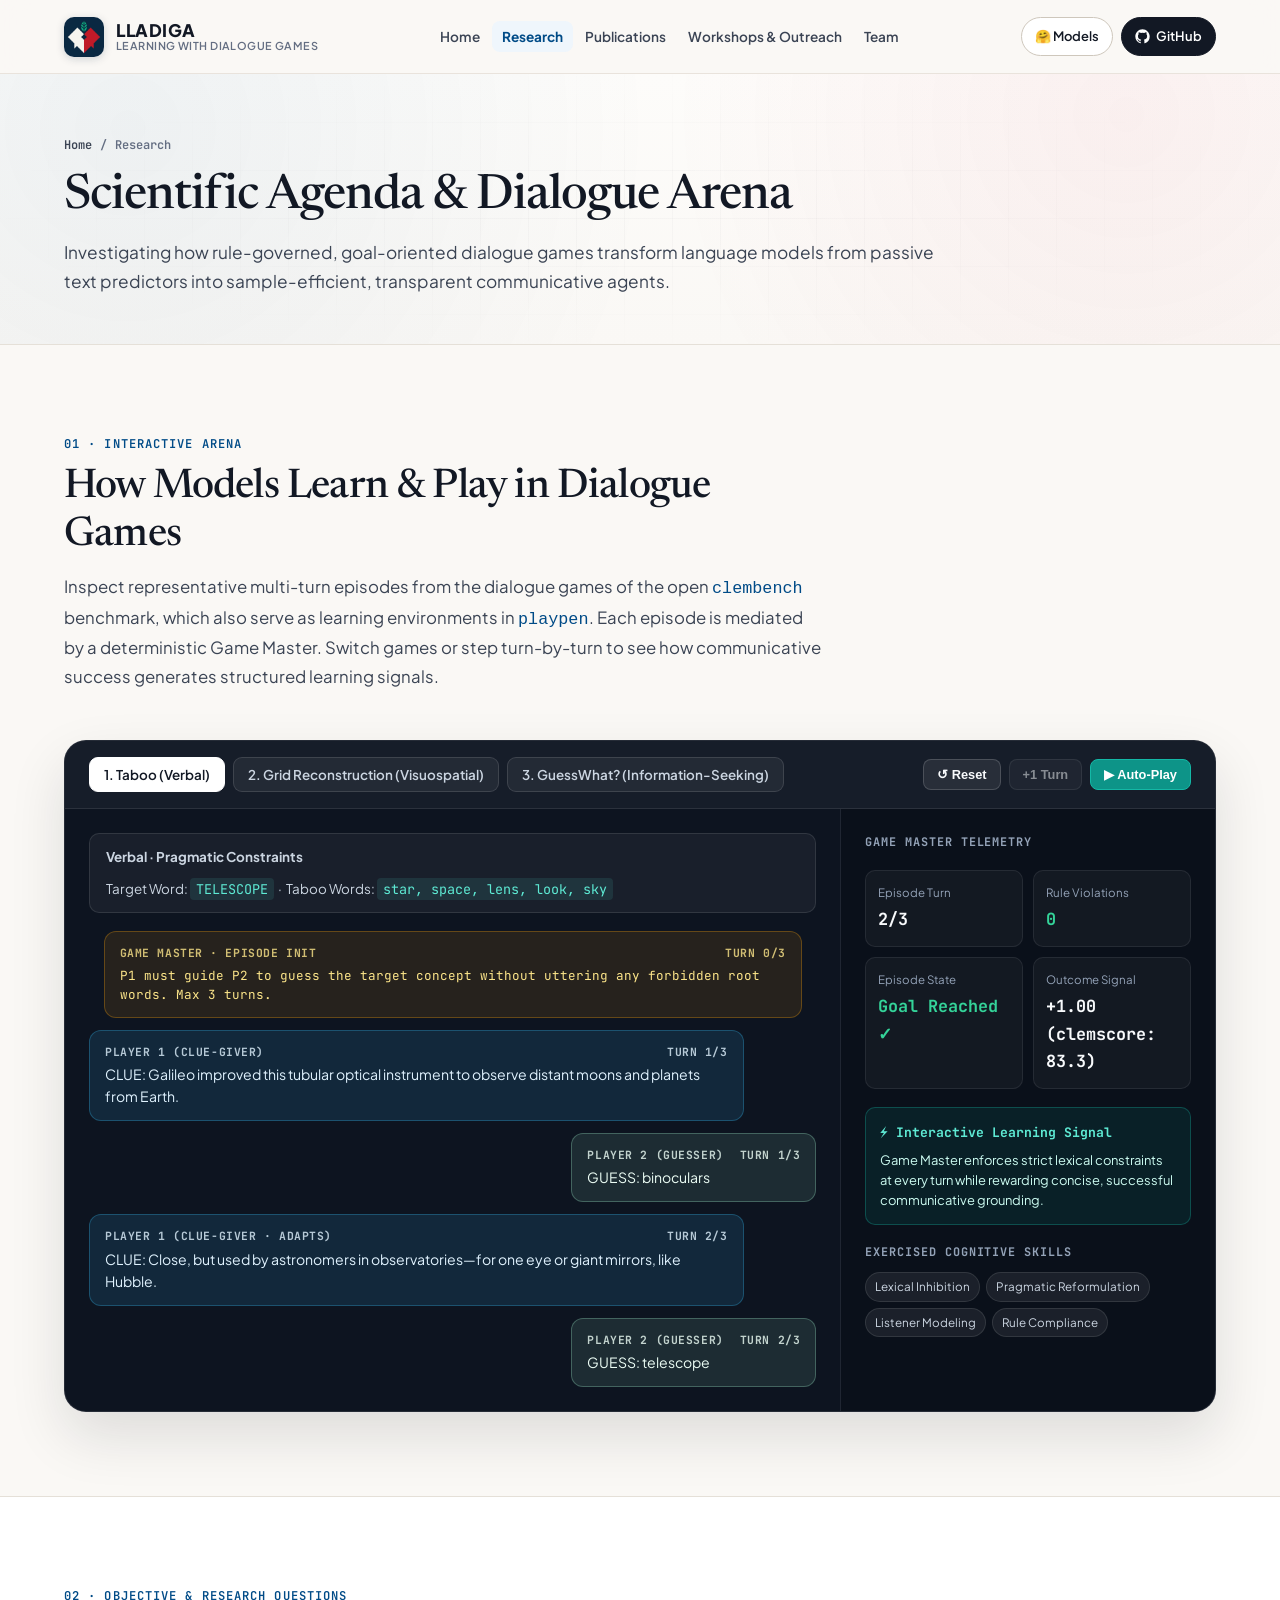
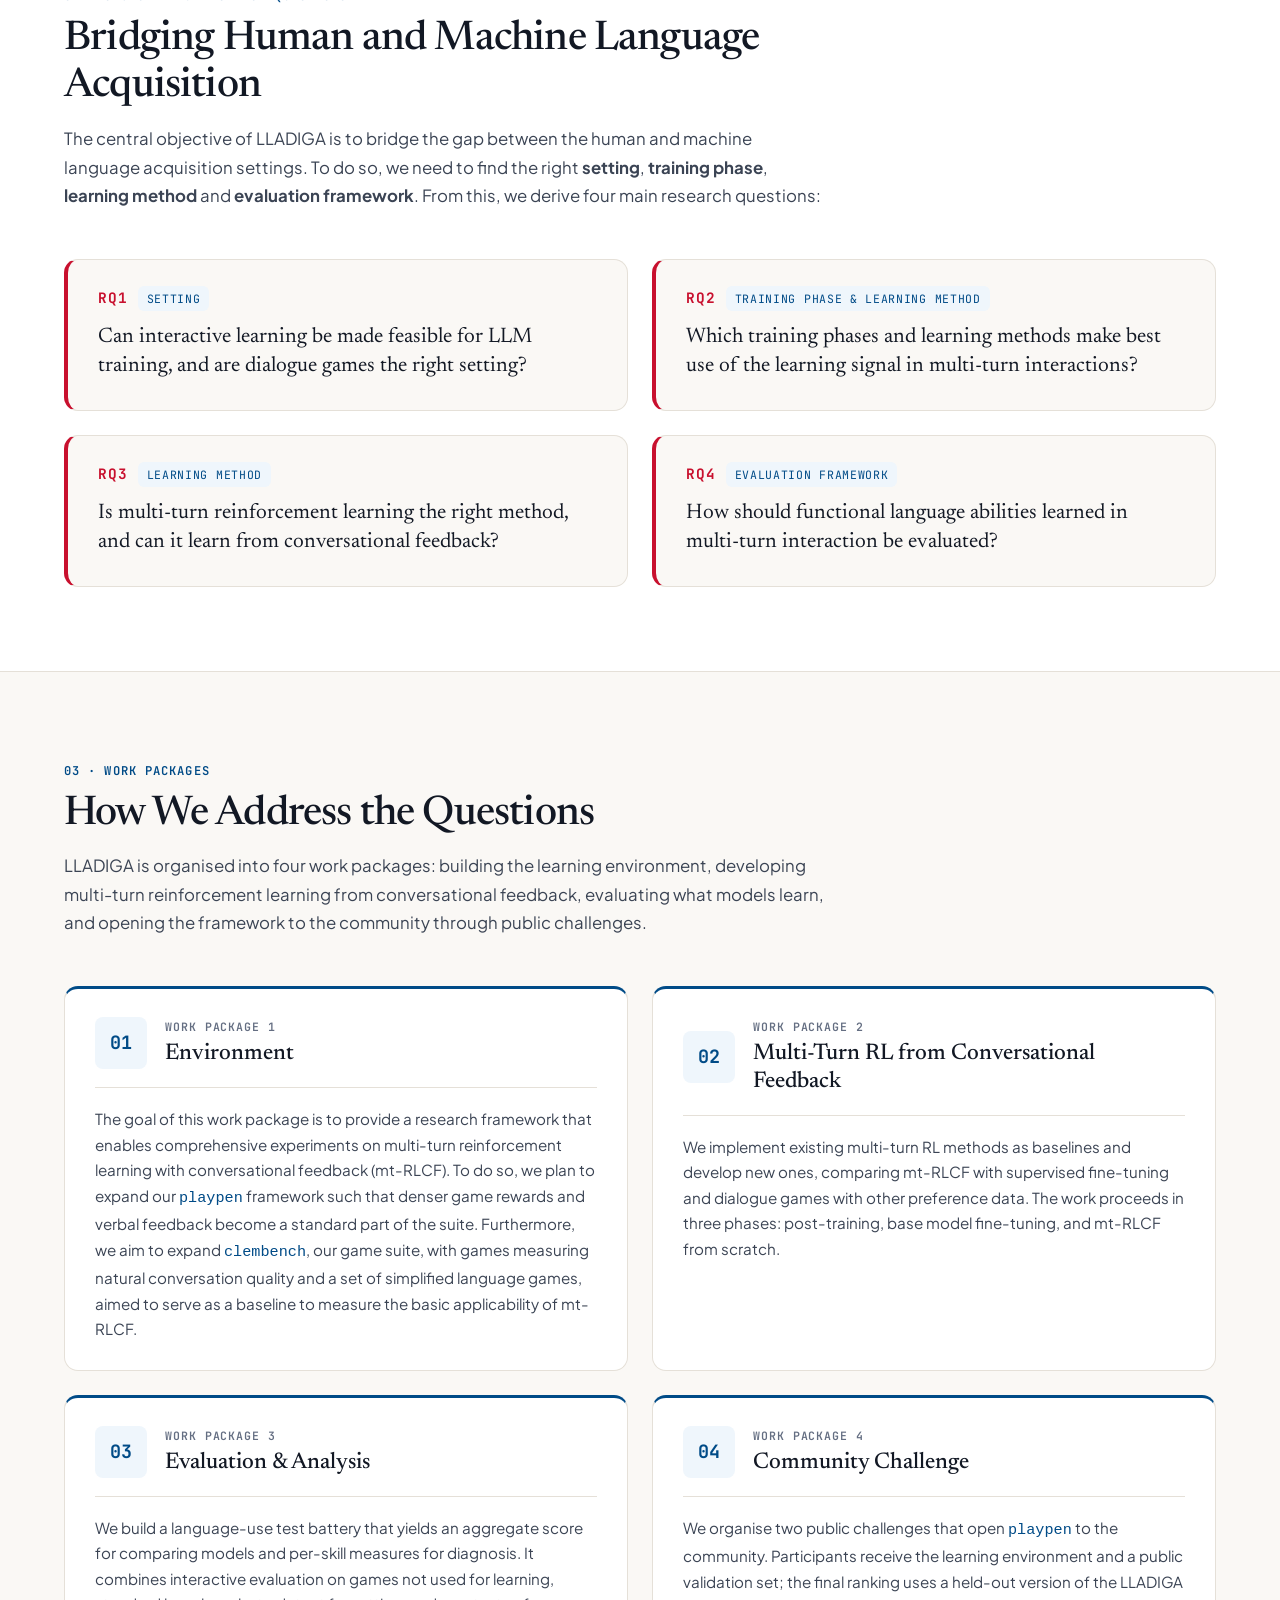
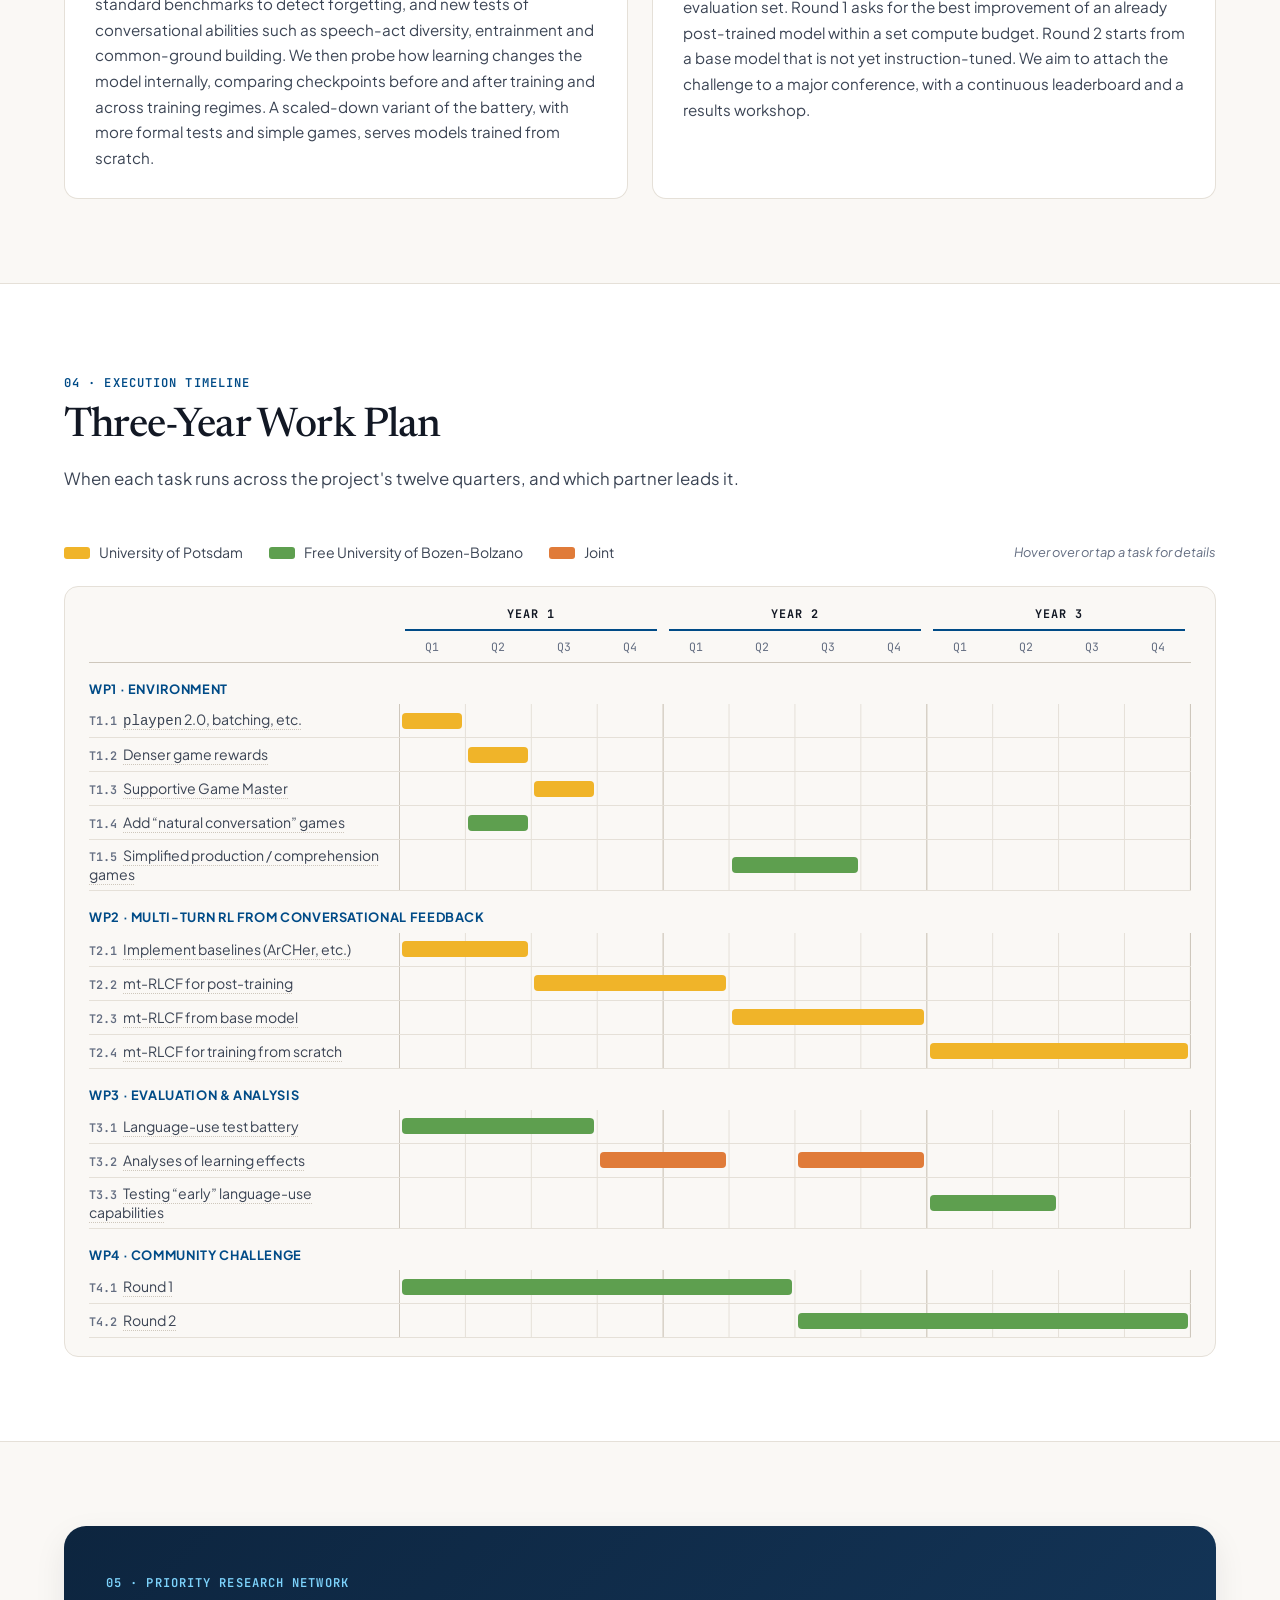
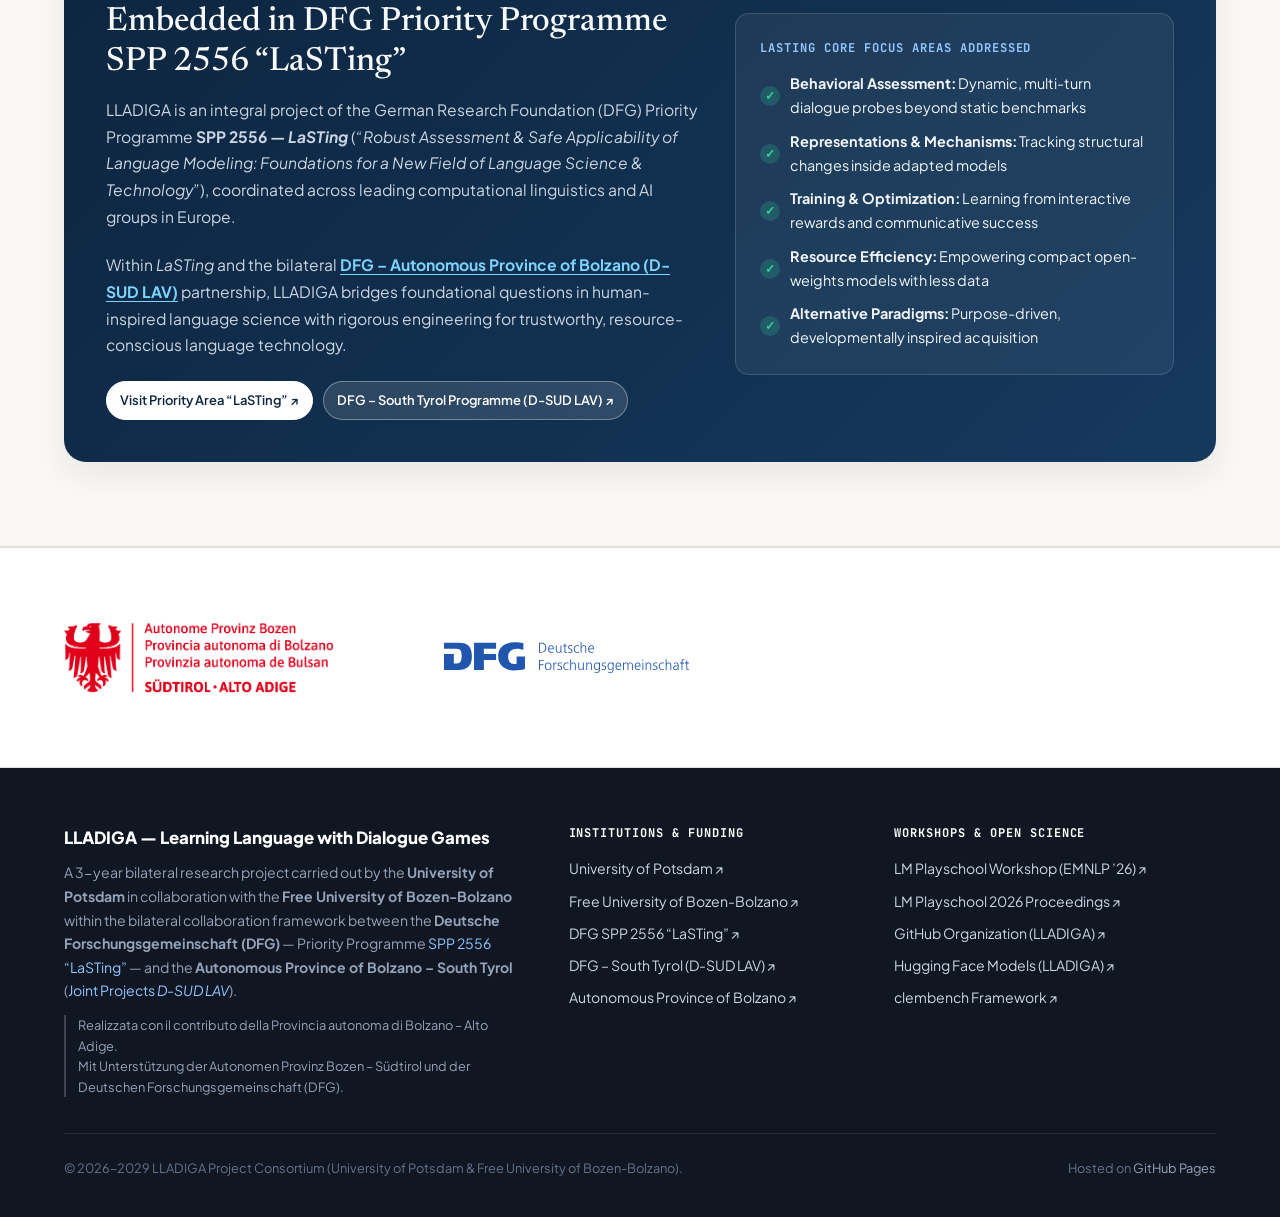
<file: research/index.html>
<!DOCTYPE html>
<html lang="en">
<head>
  <meta charset="utf-8" />
  <meta name="viewport" content="width=device-width, initial-scale=1" />
  <title>Research &amp; Dialogue Sandbox — LLADIGA | University of Potsdam &amp; Free University of Bozen-Bolzano</title>
  <meta name="description" content="LLADIGA's objective, research questions and work packages, an interactive dialogue game sandbox, and alignment with DFG Priority Programme SPP 2556 'LaSTing'." />
  <link rel="canonical" href="https://lladiga.github.io/research/" />

  <meta property="og:type" content="website" />
  <meta property="og:site_name" content="LLADIGA Project" />
  <meta property="og:title" content="Research &amp; Dialogue Sandbox — LLADIGA" />
  <meta property="og:description" content="Multi-turn interactive language learning, skill transfer, mechanistic probing, and alignment with DFG SPP 2556 LaSTing." />
  <meta property="og:url" content="https://lladiga.github.io/research/" />
  <meta property="og:image" content="https://lladiga.github.io/assets/img/lladiga-teaser.jpg" />

  <link rel="icon" type="image/png" sizes="64x64" href="/assets/img/favicon.png" />
  <link rel="apple-touch-icon" href="/assets/img/lladiga-icon.png" />

  <link rel="preconnect" href="https://fonts.googleapis.com" />
  <link rel="preconnect" href="https://fonts.gstatic.com" crossorigin />
  <link href="https://fonts.googleapis.com/css2?family=JetBrains+Mono:wght@400;500;600;700&amp;family=Newsreader:ital,opsz,wght@0,6..72,400;0,6..72,500;0,6..72,600;1,6..72,400;1,6..72,500&amp;family=Plus+Jakarta+Sans:wght@400;500;600;700;800&amp;display=swap" rel="stylesheet" />

  <link rel="stylesheet" href="/assets/css/styles.css?v=2" />
</head>
<body>
  <a href="#main-content" class="skip-link">Skip to main content</a>

  <header class="site-header" id="site-header">
    <div class="container nav-inner">
      <a href="/" class="brand-link" aria-label="LLADIGA Home">
        <img src="/assets/img/lladiga-icon.png" alt="LLADIGA Emblem" class="brand-mark" width="40" height="40" />
        <span class="brand-text-wrap">
          <span class="brand-acronym">LLADIGA</span>
          <span class="brand-sub">Learning with Dialogue Games</span>
        </span>
      </a>

      <nav aria-label="Primary Navigation">
        <ul class="nav-links" id="nav-links">
          <li><a href="/">Home</a></li>
          <li><a href="/research/" class="active" aria-current="page">Research</a></li>
          <li><a href="/publications/">Publications</a></li>
          <li><a href="/community/">Workshops &amp; Outreach</a></li>
          <li><a href="/team/">Team</a></li>
        </ul>
      </nav>

      <div class="nav-actions">
        <a href="https://huggingface.co/LLADIGA" target="_blank" rel="noopener noreferrer" class="btn-pill" title="LLADIGA Models on Hugging Face">
          <span>🤗 Models</span>
        </a>
        <a href="https://github.com/LLADIGA" target="_blank" rel="noopener noreferrer" class="btn-pill primary" title="LLADIGA GitHub Organization">
          <svg width="15" height="15" viewBox="0 0 24 24" fill="currentColor" aria-hidden="true"><path d="M12 .5C5.73.5.5 5.74.5 12.02c0 5.1 3.29 9.42 7.86 10.95.58.1.79-.25.79-.56v-2.02c-3.2.7-3.87-1.54-3.87-1.54-.52-1.34-1.28-1.7-1.28-1.7-1.05-.72.08-.7.08-.7 1.16.08 1.77 1.2 1.77 1.2 1.03 1.77 2.7 1.26 3.36.96.1-.75.4-1.26.73-1.55-2.55-.29-5.23-1.28-5.23-5.7 0-1.26.45-2.29 1.19-3.1-.12-.29-.52-1.47.11-3.06 0 0 .97-.31 3.18 1.18a11.05 11.05 0 0 1 5.8 0c2.2-1.49 3.17-1.18 3.17-1.18.63 1.59.23 2.77.12 3.06.74.81 1.18 1.84 1.18 3.1 0 4.43-2.69 5.4-5.25 5.69.41.36.78 1.06.78 2.14v3.17c0 .31.21.67.8.56A11.53 11.53 0 0 0 23.5 12.02C23.5 5.74 18.27.5 12 .5Z"/></svg>
          <span>GitHub</span>
        </a>
        <button class="mobile-menu-btn" id="mobile-menu-btn" aria-label="Toggle navigation menu" aria-expanded="false" aria-controls="nav-links">
          <svg width="20" height="20" viewBox="0 0 24 24" fill="none" stroke="currentColor" stroke-width="2.2" stroke-linecap="round"><line x1="3" y1="6" x2="21" y2="6"/><line x1="3" y1="12" x2="21" y2="12"/><line x1="3" y1="18" x2="21" y2="18"/></svg>
        </button>
      </div>
    </div>
  </header>

  <main id="main-content">
    <!-- Page Masthead -->
    <section class="page-hero">
      <div class="hero-grid-bg" aria-hidden="true"></div>
      <div class="container" style="position: relative;">
        <div class="breadcrumb">
          <a href="/">Home</a>
          <span>/</span>
          <span>Research</span>
        </div>
        <h1 class="page-hero-title">Scientific Agenda &amp; Dialogue Arena</h1>
        <p class="page-hero-desc">
          Investigating how rule-governed, goal-oriented dialogue games transform language models from passive text predictors into sample-efficient, transparent communicative agents.
        </p>
      </div>
    </section>

    <!-- 1. Interactive Dialogue Game Sandbox -->
    <section class="section" id="sandbox">
      <div class="container">
        <div class="section-header">
          <span class="section-kicker">01 · Interactive Arena</span>
          <h2 class="section-title">How Models Learn &amp; Play in Dialogue Games</h2>
          <p class="section-desc">
            Inspect representative multi-turn episodes from the dialogue games of the open <a href="https://clembench.github.io/" target="_blank" rel="noopener noreferrer"><code>clembench</code></a> benchmark, which also serve as learning environments in <a href="https://github.com/lm-playpen/playpen" target="_blank" rel="noopener noreferrer"><code>playpen</code></a>. Each episode is mediated by a deterministic Game Master. Switch games or step turn-by-turn to see how communicative success generates structured learning signals.
          </p>
        </div>

        <div class="sandbox-shell">
          <div class="sandbox-topbar">
            <div class="game-tabs" role="tablist" aria-label="Select Dialogue Game Family">
              <button class="game-tab active" role="tab" aria-selected="true" data-game="taboo">
                1. Taboo (Verbal)
              </button>
              <button class="game-tab" role="tab" aria-selected="false" data-game="grid">
                2. Grid Reconstruction (Visuospatial)
              </button>
              <button class="game-tab" role="tab" aria-selected="false" data-game="guesswhat">
                3. GuessWhat? (Information-Seeking)
              </button>
            </div>

            <div class="sandbox-controls">
              <button class="ctrl-btn" id="btn-reset-game" type="button" title="Reset episode to initial state">
                ↺ Reset
              </button>
              <button class="ctrl-btn" id="btn-step-turn" type="button" title="Advance one dialogue turn">
                +1 Turn
              </button>
              <button class="ctrl-btn accent" id="btn-auto-play" type="button" title="Replay multi-turn interaction">
                ▶ Auto-Play
              </button>
            </div>
          </div>

          <div class="sandbox-body">
            <div class="dialogue-stream-pane">
              <div>
                <div class="game-context-banner" id="game-context-banner"></div>
                <div class="turns-list" id="turns-list" aria-live="polite"></div>
              </div>
            </div>

            <aside class="telemetry-pane" aria-label="Game Master Telemetry and Learning Signals">
              <h3 class="telemetry-title">Game Master Telemetry</h3>

              <div class="metric-cards">
                <div class="metric-card">
                  <span class="m-label">Episode Turn</span>
                  <span class="m-value" id="metric-turn">2/3</span>
                </div>
                <div class="metric-card">
                  <span class="m-label">Rule Violations</span>
                  <span class="m-value good" id="metric-violations">0</span>
                </div>
                <div class="metric-card">
                  <span class="m-label">Episode State</span>
                  <span class="m-value good" id="metric-status">Goal Reached ✓</span>
                </div>
                <div class="metric-card">
                  <span class="m-label">Outcome Signal</span>
                  <span class="m-value" id="metric-reward">+1.00</span>
                </div>
              </div>

              <div class="signal-box">
                <h4>⚡ Interactive Learning Signal</h4>
                <p id="signal-desc">
                  Game Master enforces strict lexical constraints at every turn while rewarding concise, successful communicative grounding.
                </p>
              </div>

              <div>
                <h4 class="telemetry-title" style="margin-bottom: 10px;">Exercised Cognitive Skills</h4>
                <div class="competencies-tags" id="competencies-tags"></div>
              </div>
            </aside>
          </div>
        </div>
      </div>
    </section>

    <!-- 2. Objective & Research Questions -->
    <section class="section alt-bg" id="questions">
      <div class="container">
        <div class="section-header">
          <span class="section-kicker">02 · Objective &amp; Research Questions</span>
          <h2 class="section-title">Bridging Human and Machine Language Acquisition</h2>
          <p class="section-desc">
            The central objective of LLADIGA is to bridge the gap between the human and machine language acquisition settings. To do so, we need to find the right <strong>setting</strong>, <strong>training phase</strong>, <strong>learning method</strong> and <strong>evaluation framework</strong>. From this, we derive four main research questions:
          </p>
        </div>

        <ol class="rq-grid">
          <li class="rq-card" id="rq1">
            <div class="rq-head">
              <span class="rq-num">RQ1</span>
              <span class="rq-dim">Setting</span>
            </div>
            <p class="rq-text">Can interactive learning be made feasible for LLM training, and are dialogue games the right setting?</p>
          </li>
          <li class="rq-card" id="rq2">
            <div class="rq-head">
              <span class="rq-num">RQ2</span>
              <span class="rq-dim">Training Phase &amp; Learning Method</span>
            </div>
            <p class="rq-text">Which training phases and learning methods make best use of the learning signal in multi-turn interactions?</p>
          </li>
          <li class="rq-card" id="rq3">
            <div class="rq-head">
              <span class="rq-num">RQ3</span>
              <span class="rq-dim">Learning Method</span>
            </div>
            <p class="rq-text">Is multi-turn reinforcement learning the right method, and can it learn from conversational feedback?</p>
          </li>
          <li class="rq-card" id="rq4">
            <div class="rq-head">
              <span class="rq-num">RQ4</span>
              <span class="rq-dim">Evaluation Framework</span>
            </div>
            <p class="rq-text">How should functional language abilities learned in multi-turn interaction be evaluated?</p>
          </li>
        </ol>
      </div>
    </section>

    <!-- 3. Work Packages -->
    <section class="section" id="work-packages">
      <div class="container">
        <div class="section-header">
          <span class="section-kicker">03 · Work Packages</span>
          <h2 class="section-title">How We Address the Questions</h2>
          <p class="section-desc">
            LLADIGA is organised into four work packages: building the learning environment, developing multi-turn reinforcement learning from conversational feedback, evaluating what models learn, and opening the framework to the community through public challenges.
          </p>
        </div>

        <div class="wp-grid">
          <article class="wp-card">
            <header class="wp-head">
              <span class="wp-num" aria-hidden="true">01</span>
              <div>
                <span class="wp-kicker">Work Package 1</span>
                <h3>Environment</h3>
              </div>
            </header>
            <p>
              The goal of this work package is to provide a research framework that enables comprehensive experiments on multi-turn reinforcement learning with conversational feedback (mt-RLCF). To do so, we plan to expand our <a href="https://github.com/lm-playpen/playpen" target="_blank" rel="noopener noreferrer"><code>playpen</code></a> framework such that denser game rewards and verbal feedback become a standard part of the suite. Furthermore, we aim to expand <a href="https://clembench.github.io/" target="_blank" rel="noopener noreferrer"><code>clembench</code></a>, our game suite, with games measuring natural conversation quality and a set of simplified language games, aimed to serve as a baseline to measure the basic applicability of mt-RLCF.
            </p>
          </article>

          <article class="wp-card">
            <header class="wp-head">
              <span class="wp-num" aria-hidden="true">02</span>
              <div>
                <span class="wp-kicker">Work Package 2</span>
                <h3>Multi-Turn RL from Conversational Feedback</h3>
              </div>
            </header>
            <p>
              We implement existing multi-turn RL methods as baselines and develop new ones, comparing mt-RLCF with supervised fine-tuning and dialogue games with other preference data. The work proceeds in three phases: post-training, base model fine-tuning, and mt-RLCF from scratch.
            </p>
          </article>

          <article class="wp-card">
            <header class="wp-head">
              <span class="wp-num" aria-hidden="true">03</span>
              <div>
                <span class="wp-kicker">Work Package 3</span>
                <h3>Evaluation &amp; Analysis</h3>
              </div>
            </header>
            <p>
              We build a language-use test battery that yields an aggregate score for comparing models and per-skill measures for diagnosis. It combines interactive evaluation on games not used for learning, standard benchmarks to detect forgetting, and new tests of conversational abilities such as speech-act diversity, entrainment and common-ground building. We then probe how learning changes the model internally, comparing checkpoints before and after training and across training regimes. A scaled-down variant of the battery, with more formal tests and simple games, serves models trained from scratch.
            </p>
          </article>

          <article class="wp-card">
            <header class="wp-head">
              <span class="wp-num" aria-hidden="true">04</span>
              <div>
                <span class="wp-kicker">Work Package 4</span>
                <h3>Community Challenge</h3>
              </div>
            </header>
            <p>
              We organise two public challenges that open <a href="https://github.com/lm-playpen/playpen" target="_blank" rel="noopener noreferrer"><code>playpen</code></a> to the community. Participants receive the learning environment and a public validation set; the final ranking uses a held-out version of the LLADIGA evaluation set. Round 1 asks for the best improvement of an already post-trained model within a set compute budget. Round 2 starts from a base model that is not yet instruction-tuned. We aim to attach the challenge to a major conference, with a continuous leaderboard and a results workshop.
            </p>
          </article>
        </div>
      </div>
    </section>

    <!-- 4. Execution Timeline -->
    <section class="section alt-bg" id="timeline">
      <div class="container">
        <div class="section-header">
          <span class="section-kicker">04 · Execution Timeline</span>
          <h2 class="section-title">Three-Year Work Plan</h2>
          <p class="section-desc">
            When each task runs across the project's twelve quarters, and which partner leads it.
          </p>
        </div>

        <ul class="tl-legend" aria-label="Lead institution">
          <li><span class="tl-swatch up"></span>University of Potsdam</li>
          <li><span class="tl-swatch bz"></span>Free University of Bozen-Bolzano</li>
          <li><span class="tl-swatch joint"></span>Joint</li>
          <li class="tl-hint">Hover over or tap a task for details</li>
        </ul>

        <div class="tl-scroll">
          <!-- Bars: grid-column: y[year]q[quarter] / span [number of quarters]. Task details: edit the text inside .tl-pop -->
          <div class="tl-chart">
            <div class="tl-row tl-years" aria-hidden="true"><span class="tl-label"></span><span style="grid-column: y1q1 / span 4">Year 1</span><span style="grid-column: y2q1 / span 4">Year 2</span><span style="grid-column: y3q1 / span 4">Year 3</span></div>
            <div class="tl-row tl-quarters" aria-hidden="true"><span class="tl-label"></span><span>Q1</span><span>Q2</span><span>Q3</span><span>Q4</span><span>Q1</span><span>Q2</span><span>Q3</span><span>Q4</span><span>Q1</span><span>Q2</span><span>Q3</span><span>Q4</span></div>
            <div class="tl-row tl-wp"><span class="tl-label">WP1 · Environment</span></div>
            <div class="tl-row tl-task" tabindex="0" aria-describedby="tl-t1-1">
              <span class="tl-label"><span class="tl-id">T1.1</span> <span class="tl-name"><code>playpen</code> 2.0, batching, etc.</span></span><span class="tl-track" aria-hidden="true"></span><span class="tl-bar up" style="grid-column: y1q1 / span 1"></span>
              <div class="tl-pop" id="tl-t1-1" role="tooltip">
                <span class="tl-pop-meta"><span class="tl-swatch up"></span>University of Potsdam · Year 1 Q1</span>
                <p>Faster experience sampling through batching, a standard way to plug in models as learners or partners, and support for learning curricula, including third-party environments such as TextArena.</p>
              </div>
            </div>
            <div class="tl-row tl-task" tabindex="0" aria-describedby="tl-t1-2">
              <span class="tl-label"><span class="tl-id">T1.2</span> <span class="tl-name">Denser game rewards</span></span><span class="tl-track" aria-hidden="true"></span><span class="tl-bar up" style="grid-column: y1q2 / span 1"></span>
              <div class="tl-pop" id="tl-t1-2" role="tooltip">
                <span class="tl-pop-meta"><span class="tl-swatch up"></span>University of Potsdam · Year 1 Q2</span>
                <p>Games can expose rewards per turn (dense), per episode (sparse) or both, so that multi-turn RL algorithms such as REFUEL and ArCHer can be applied.</p>
              </div>
            </div>
            <div class="tl-row tl-task" tabindex="0" aria-describedby="tl-t1-3">
              <span class="tl-label"><span class="tl-id">T1.3</span> <span class="tl-name">Supportive Game Master</span></span><span class="tl-track" aria-hidden="true"></span><span class="tl-bar up" style="grid-column: y1q3 / span 1"></span>
              <div class="tl-pop" id="tl-t1-3" role="tooltip">
                <span class="tl-pop-meta"><span class="tl-swatch up"></span>University of Potsdam · Year 1 Q3</span>
                <p>Beyond numerical rewards, the learning agent can receive verbal feedback from the Game Master or from a teacher model, configurable per experiment.</p>
              </div>
            </div>
            <div class="tl-row tl-task" tabindex="0" aria-describedby="tl-t1-4">
              <span class="tl-label"><span class="tl-id">T1.4</span> <span class="tl-name">Add “natural conversation” games</span></span><span class="tl-track" aria-hidden="true"></span><span class="tl-bar bz" style="grid-column: y1q2 / span 1"></span>
              <div class="tl-pop" id="tl-t1-4" role="tooltip">
                <span class="tl-pop-meta"><span class="tl-swatch bz"></span>Free University of Bozen-Bolzano · Year 1 Q2</span>
                <p>Games that measure conversational quality beyond task success, such as Tangram reference games, where people shorten repeated references and LLMs do not, and negotiation games.</p>
              </div>
            </div>
            <div class="tl-row tl-task" tabindex="0" aria-describedby="tl-t1-5">
              <span class="tl-label"><span class="tl-id">T1.5</span> <span class="tl-name">Simplified production / comprehension games</span></span><span class="tl-track" aria-hidden="true"></span><span class="tl-bar bz" style="grid-column: y2q2 / span 2"></span>
              <div class="tl-pop" id="tl-t1-5" role="tooltip">
                <span class="tl-pop-meta"><span class="tl-swatch bz"></span>Free University of Bozen-Bolzano · Year 2 Q2–Q3</span>
                <p>Games with straightforward goals that serve as a technical sanity check and a baseline for mt-RLCF, simple enough to show gains even for models trained from scratch.</p>
              </div>
            </div>
            <div class="tl-row tl-wp"><span class="tl-label">WP2 · Multi-Turn RL from Conversational Feedback</span></div>
            <div class="tl-row tl-task" tabindex="0" aria-describedby="tl-t2-1">
              <span class="tl-label"><span class="tl-id">T2.1</span> <span class="tl-name">Implement baselines (ArCHer, etc.)</span></span><span class="tl-track" aria-hidden="true"></span><span class="tl-bar up" style="grid-column: y1q1 / span 2"></span>
              <div class="tl-pop" id="tl-t2-1" role="tooltip">
                <span class="tl-pop-meta"><span class="tl-swatch up"></span>University of Potsdam · Year 1 Q1–Q2</span>
                <p>State-of-the-art multi-turn RL algorithms such as ArCHer and REFUEL as ready-to-run examples, used as baselines and in the challenge starter pack.</p>
              </div>
            </div>
            <div class="tl-row tl-task" tabindex="0" aria-describedby="tl-t2-2">
              <span class="tl-label"><span class="tl-id">T2.2</span> <span class="tl-name">mt-RLCF for post-training</span></span><span class="tl-track" aria-hidden="true"></span><span class="tl-bar up" style="grid-column: y1q3 / span 3"></span>
              <div class="tl-pop" id="tl-t2-2" role="tooltip">
                <span class="tl-pop-meta"><span class="tl-swatch up"></span>University of Potsdam · Year 1 Q3 – Year 2 Q1</span>
                <p>Adapting instruction-tuned models with mt-RLCF without losing existing abilities, comparing RL with supervised fine-tuning and dialogue games with static data, at 7B and 70B scale.</p>
              </div>
            </div>
            <div class="tl-row tl-task" tabindex="0" aria-describedby="tl-t2-3">
              <span class="tl-label"><span class="tl-id">T2.3</span> <span class="tl-name">mt-RLCF from base model</span></span><span class="tl-track" aria-hidden="true"></span><span class="tl-bar up" style="grid-column: y2q2 / span 3"></span>
              <div class="tl-pop" id="tl-t2-3" role="tooltip">
                <span class="tl-pop-meta"><span class="tl-swatch up"></span>University of Potsdam · Year 2 Q2–Q4</span>
                <p>Starting from a base model with no instruction tuning, to test whether mt-RLCF alone produces abilities that normally require instruction tuning and preference alignment.</p>
              </div>
            </div>
            <div class="tl-row tl-task" tabindex="0" aria-describedby="tl-t2-4">
              <span class="tl-label"><span class="tl-id">T2.4</span> <span class="tl-name">mt-RLCF for training from scratch</span></span><span class="tl-track" aria-hidden="true"></span><span class="tl-bar up" style="grid-column: y3q1 / span 4"></span>
              <div class="tl-pop" id="tl-t2-4" role="tooltip">
                <span class="tl-pop-meta"><span class="tl-swatch up"></span>University of Potsdam · Year 3 Q1–Q4</span>
                <p>Can a randomly initialised model acquire language from interaction alone? Trained on the simplified games and compared with language modelling on the same token budget.</p>
              </div>
            </div>
            <div class="tl-row tl-wp"><span class="tl-label">WP3 · Evaluation &amp; Analysis</span></div>
            <div class="tl-row tl-task" tabindex="0" aria-describedby="tl-t3-1">
              <span class="tl-label"><span class="tl-id">T3.1</span> <span class="tl-name">Language-use test battery</span></span><span class="tl-track" aria-hidden="true"></span><span class="tl-bar bz" style="grid-column: y1q1 / span 3"></span>
              <div class="tl-pop" id="tl-t3-1" role="tooltip">
                <span class="tl-pop-meta"><span class="tl-swatch bz"></span>Free University of Bozen-Bolzano · Year 1 Q1–Q3</span>
                <p>One aggregate score for comparing models, with per-skill sub-scores: standard benchmarks to detect forgetting, plus new tests of speech-act diversity, entrainment and common-ground building.</p>
              </div>
            </div>
            <div class="tl-row tl-task" tabindex="0" aria-describedby="tl-t3-2">
              <span class="tl-label"><span class="tl-id">T3.2</span> <span class="tl-name">Analyses of learning effects</span></span><span class="tl-track" aria-hidden="true"></span><span class="tl-bar joint" style="grid-column: y1q4 / span 2"></span><span class="tl-bar joint" style="grid-column: y2q3 / span 2"></span>
              <div class="tl-pop" id="tl-t3-2" role="tooltip">
                <span class="tl-pop-meta"><span class="tl-swatch joint"></span>Joint · Year 1 Q4 – Year 2 Q1 and Year 2 Q3–Q4</span>
                <p>Looking inside the model: comparing checkpoints before and after training, and across regimes such as mt-RLCF vs. SFT, to see what learning changes in the network.</p>
              </div>
            </div>
            <div class="tl-row tl-task" tabindex="0" aria-describedby="tl-t3-3">
              <span class="tl-label"><span class="tl-id">T3.3</span> <span class="tl-name">Testing “early” language-use capabilities</span></span><span class="tl-track" aria-hidden="true"></span><span class="tl-bar bz" style="grid-column: y3q1 / span 2"></span>
              <div class="tl-pop" id="tl-t3-3" role="tooltip">
                <span class="tl-pop-meta"><span class="tl-swatch bz"></span>Free University of Bozen-Bolzano · Year 3 Q1–Q2</span>
                <p>Adapting the tests for models trained from scratch, which cannot yet respond like full LLMs, with more formal tests and the simple games from T1.5.</p>
              </div>
            </div>
            <div class="tl-row tl-wp"><span class="tl-label">WP4 · Community Challenge</span></div>
            <div class="tl-row tl-task" tabindex="0" aria-describedby="tl-t4-1">
              <span class="tl-label"><span class="tl-id">T4.1</span> <span class="tl-name">Round 1</span></span><span class="tl-track" aria-hidden="true"></span><span class="tl-bar bz" style="grid-column: y1q1 / span 6"></span>
              <div class="tl-pop" id="tl-t4-1" role="tooltip">
                <span class="tl-pop-meta"><span class="tl-swatch bz"></span>Free University of Bozen-Bolzano · Year 1 Q1 – Year 2 Q2</span>
                <p>Improve an already post-trained model within a compute budget. Includes guidelines, automatic evaluation with a continuous leaderboard, and a results workshop with proceedings.</p>
              </div>
            </div>
            <div class="tl-row tl-task" tabindex="0" aria-describedby="tl-t4-2">
              <span class="tl-label"><span class="tl-id">T4.2</span> <span class="tl-name">Round 2</span></span><span class="tl-track" aria-hidden="true"></span><span class="tl-bar bz" style="grid-column: y2q3 / span 6"></span>
              <div class="tl-pop" id="tl-t4-2" role="tooltip">
                <span class="tl-pop-meta"><span class="tl-swatch bz"></span>Free University of Bozen-Bolzano · Year 2 Q3 – Year 3 Q4</span>
                <p>Same format as round 1, but starting from a base model that is not yet instruction-tuned.</p>
              </div>
            </div>
          </div>
        </div>
      </div>
    </section>

    <!-- 5. DFG Priority Programme SPP 2556 "LaSTing" -->
    <section class="section" id="lasting">
      <div class="container">
        <div class="spp-feature">
          <div>
            <span class="section-kicker">05 · Priority Research Network</span>
            <h3>Embedded in DFG Priority Programme SPP 2556 “LaSTing”</h3>
            <p>
              LLADIGA is an integral project of the German Research Foundation (DFG) Priority Programme <strong>SPP 2556 — <em>LaSTing</em></strong> (<em>“Robust Assessment &amp; Safe Applicability of Language Modeling: Foundations for a New Field of Language Science &amp; Technology”</em>), coordinated across leading computational linguistics and AI groups in Europe.
            </p>
            <p>
              Within <em>LaSTing</em> and the bilateral <a href="https://www.dfg.de/de/foerderung/foerdermoeglichkeiten/programme/inter-foerdermassnahmen/antragstellung-suedtirol" target="_blank" rel="noopener noreferrer" style="color: #7DD3FC; text-decoration: underline; text-underline-offset: 3px;"><strong>DFG – Autonomous Province of Bolzano (D-SUD LAV)</strong></a> partnership, LLADIGA bridges foundational questions in human-inspired language science with rigorous engineering for trustworthy, resource-conscious language technology.
            </p>
            <div style="display: flex; flex-wrap: wrap; gap: 10px;">
              <a href="https://www.lasting-spp.org/" target="_blank" rel="noopener noreferrer" class="btn-pill" style="background: #FFFFFF; border-color: #FFFFFF; color: #0D253F;">
                <span>Visit Priority Area “LaSTing” ↗</span>
              </a>
              <a href="https://www.dfg.de/de/foerderung/foerdermoeglichkeiten/programme/inter-foerdermassnahmen/antragstellung-suedtirol" target="_blank" rel="noopener noreferrer" class="btn-pill" style="background: rgba(255, 255, 255, 0.12); border-color: rgba(255, 255, 255, 0.34); color: #FFFFFF;">
                <span>DFG – South Tyrol Programme (D-SUD LAV) ↗</span>
              </a>
            </div>
          </div>

          <div class="spp-axes">
            <h4>LaSTing Core Focus Areas Addressed</h4>
            <ul class="spp-axis-list">
              <li>
                <span class="axis-check">✓</span>
                <span><strong>Behavioral Assessment:</strong> Dynamic, multi-turn dialogue probes beyond static benchmarks</span>
              </li>
              <li>
                <span class="axis-check">✓</span>
                <span><strong>Representations &amp; Mechanisms:</strong> Tracking structural changes inside adapted models</span>
              </li>
              <li>
                <span class="axis-check">✓</span>
                <span><strong>Training &amp; Optimization:</strong> Learning from interactive rewards and communicative success</span>
              </li>
              <li>
                <span class="axis-check">✓</span>
                <span><strong>Resource Efficiency:</strong> Empowering compact open-weights models with less data</span>
              </li>
              <li>
                <span class="axis-check">✓</span>
                <span><strong>Alternative Paradigms:</strong> Purpose-driven, developmentally inspired acquisition</span>
              </li>
            </ul>
          </div>
        </div>
      </div>
    </section>

    <!-- Official Funding Logos Band -->
    <section class="funder-band" aria-label="Funding Institutions">
      <div class="container">
        <div class="funder-logos-row">
          <a href="https://home.provincia.bz.it/" target="_blank" rel="noopener noreferrer" class="logo-respect-zone-bolzano" title="Autonomous Province of Bolzano – South Tyrol">
            <img
              src="/assets/img/logos/provincia-bolzano.png"
              alt="Autonome Provinz Bozen – Provincia autonoma di Bolzano – Provinzia autonoma de Bulsan – Südtirol Alto Adige"
              class="logo-bolzano"
              width="270"
              height="70"
            />
          </a>

          <a href="https://www.dfg.de/en" target="_blank" rel="noopener noreferrer" class="logo-respect-zone-dfg" title="Deutsche Forschungsgemeinschaft (DFG)">
            <img
              src="/assets/img/logos/dfg-logo.svg"
              alt="DFG — Deutsche Forschungsgemeinschaft (German Research Foundation)"
              class="logo-dfg"
              width="245"
              height="70"
            />
          </a>
        </div>
      </div>
    </section>
  </main>

  <footer class="site-footer">
    <div class="container">
      <div class="footer-grid">
        <div>
          <p class="footer-brand-title">LLADIGA — Learning Language with Dialogue Games</p>
          <p class="footer-acknowledgment">
            A 3-year bilateral research project carried out by the <strong>University of Potsdam</strong> in collaboration with the <strong>Free University of Bozen-Bolzano</strong> within the bilateral collaboration framework between the <strong>Deutsche Forschungsgemeinschaft (DFG)</strong> — Priority Programme <a href="https://www.lasting-spp.org/" target="_blank" rel="noopener noreferrer" style="color: #93C5FD;">SPP 2556 “LaSTing”</a> — and the <strong>Autonomous Province of Bolzano – South Tyrol</strong> (<a href="https://www.dfg.de/de/foerderung/foerdermoeglichkeiten/programme/inter-foerdermassnahmen/antragstellung-suedtirol" target="_blank" rel="noopener noreferrer" style="color: #93C5FD;">Joint Projects <em>D-SUD LAV</em></a>).
          </p>
          <p class="footer-acknowledgment-i18n">
            Realizzata con il contributo della Provincia autonoma di Bolzano – Alto Adige.<br />
            Mit Unterstützung der Autonomen Provinz Bozen – Südtirol und der Deutschen Forschungsgemeinschaft (DFG).
          </p>
        </div>

        <div class="footer-col">
          <h4>Institutions &amp; Funding</h4>
          <ul class="footer-links">
            <li><a href="https://www.uni-potsdam.de/en/" target="_blank" rel="noopener noreferrer">University of Potsdam ↗</a></li>
            <li><a href="https://www.unibz.it/" target="_blank" rel="noopener noreferrer">Free University of Bozen-Bolzano ↗</a></li>
            <li><a href="https://www.lasting-spp.org/" target="_blank" rel="noopener noreferrer">DFG SPP 2556 “LaSTing” ↗</a></li>
            <li><a href="https://www.dfg.de/de/foerderung/foerdermoeglichkeiten/programme/inter-foerdermassnahmen/antragstellung-suedtirol" target="_blank" rel="noopener noreferrer">DFG – South Tyrol (D-SUD LAV) ↗</a></li>
            <li><a href="https://home.provincia.bz.it/" target="_blank" rel="noopener noreferrer">Autonomous Province of Bolzano ↗</a></li>
          </ul>
        </div>

        <div class="footer-col">
          <h4>Workshops &amp; Open Science</h4>
          <ul class="footer-links">
            <li><a href="https://lm-playschool.github.io/" target="_blank" rel="noopener noreferrer">LM Playschool Workshop (EMNLP ’26) ↗</a></li>
            <li><a href="https://aclanthology.org/2026.lmplayschool-1.9/" target="_blank" rel="noopener noreferrer">LM Playschool 2026 Proceedings ↗</a></li>
            <li><a href="https://github.com/LLADIGA" target="_blank" rel="noopener noreferrer">GitHub Organization (LLADIGA) ↗</a></li>
            <li><a href="https://huggingface.co/LLADIGA" target="_blank" rel="noopener noreferrer">Hugging Face Models (LLADIGA) ↗</a></li>
            <li><a href="https://clembench.github.io/" target="_blank" rel="noopener noreferrer">clembench Framework ↗</a></li>
          </ul>
        </div>
      </div>

      <div class="footer-bottom">
        <span>© 2026–2029 LLADIGA Project Consortium (University of Potsdam &amp; Free University of Bozen-Bolzano).</span>
        <span>Hosted on <a href="https://github.com/LLADIGA/lladiga.github.io" target="_blank" rel="noopener noreferrer" style="color: #94A3B8;">GitHub Pages</a></span>
      </div>
    </div>
  </footer>

  <script src="/assets/js/site-data.js?v=2"></script>
  <script src="/assets/js/main.js?v=2"></script>
</body>
</html>
</file>
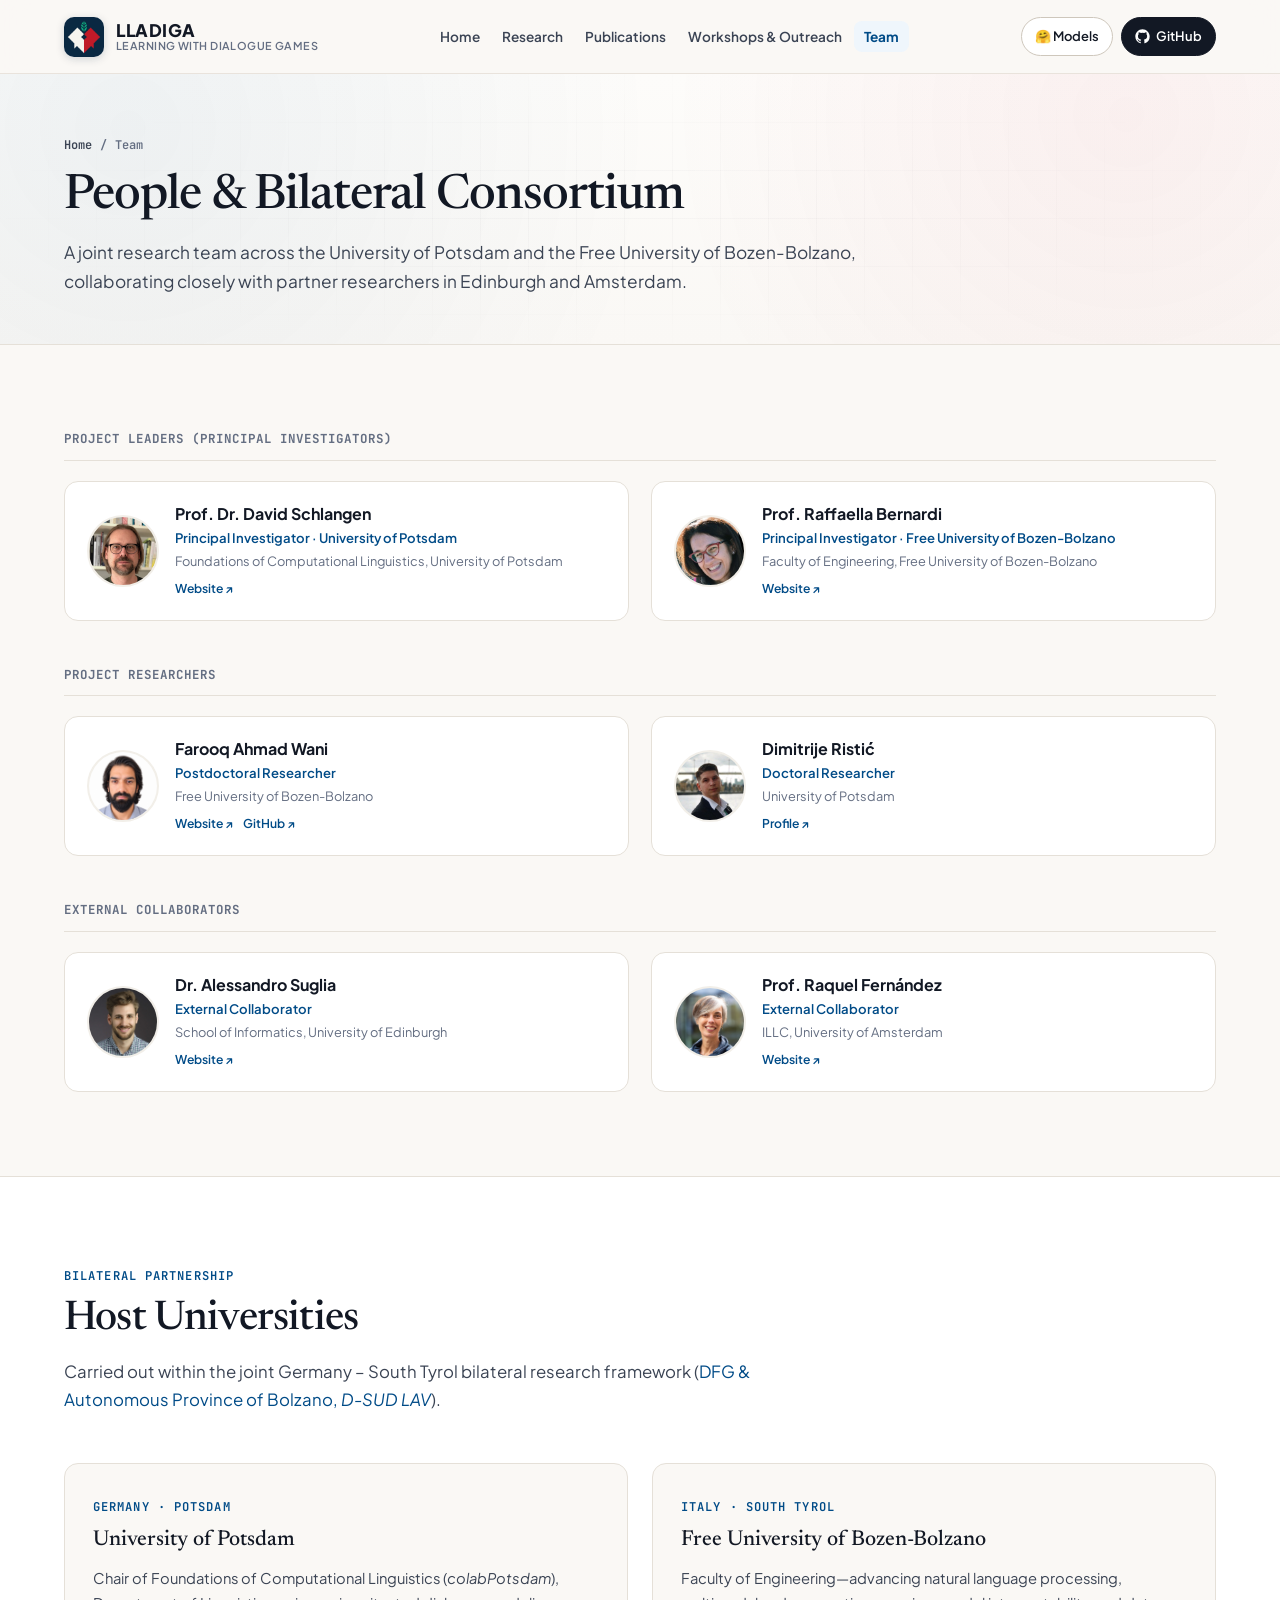
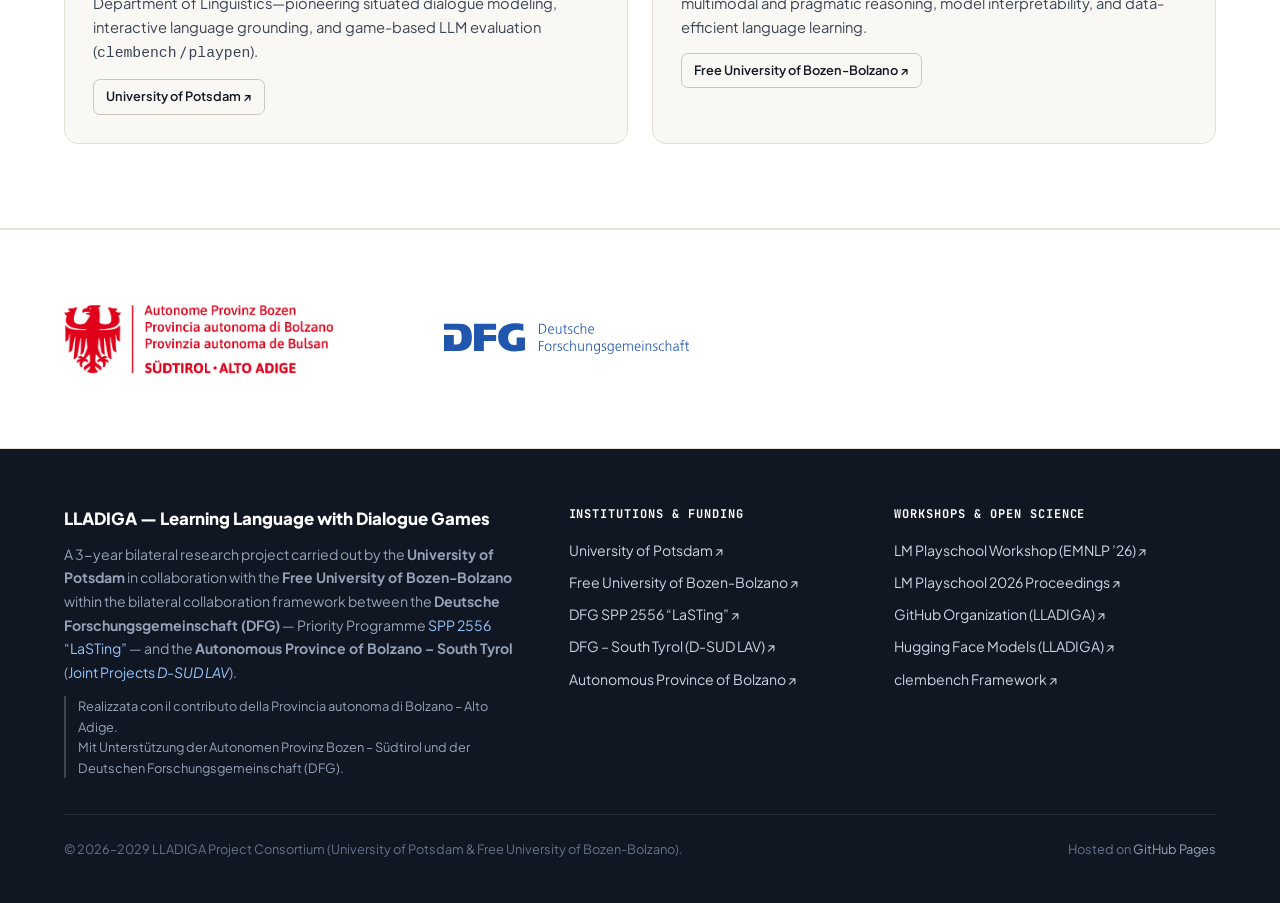
<file: team/index.html>
<!DOCTYPE html>
<html lang="en">
<head>
  <meta charset="utf-8" />
  <meta name="viewport" content="width=device-width, initial-scale=1" />
  <title>Team &amp; Consortium — LLADIGA | University of Potsdam &amp; Free University of Bozen-Bolzano</title>
  <meta name="description" content="Principal Investigators, researchers, external collaborators, and partner universities of the LLADIGA bilateral research project." />
  <link rel="canonical" href="https://lladiga.github.io/team/" />

  <meta property="og:type" content="website" />
  <meta property="og:site_name" content="LLADIGA Project" />
  <meta property="og:title" content="Team &amp; Consortium — LLADIGA" />
  <meta property="og:description" content="Meet the LLADIGA research team across the University of Potsdam, Free University of Bozen-Bolzano, University of Edinburgh, and University of Amsterdam." />
  <meta property="og:url" content="https://lladiga.github.io/team/" />
  <meta property="og:image" content="https://lladiga.github.io/assets/img/lladiga-teaser.jpg" />

  <link rel="icon" type="image/png" sizes="64x64" href="/assets/img/favicon.png" />
  <link rel="apple-touch-icon" href="/assets/img/lladiga-icon.png" />

  <link rel="preconnect" href="https://fonts.googleapis.com" />
  <link rel="preconnect" href="https://fonts.gstatic.com" crossorigin />
  <link href="https://fonts.googleapis.com/css2?family=JetBrains+Mono:wght@400;500;600;700&amp;family=Newsreader:ital,opsz,wght@0,6..72,400;0,6..72,500;0,6..72,600;1,6..72,400;1,6..72,500&amp;family=Plus+Jakarta+Sans:wght@400;500;600;700;800&amp;display=swap" rel="stylesheet" />

  <link rel="stylesheet" href="/assets/css/styles.css?v=2" />
</head>
<body>
  <a href="#main-content" class="skip-link">Skip to main content</a>

  <header class="site-header" id="site-header">
    <div class="container nav-inner">
      <a href="/" class="brand-link" aria-label="LLADIGA Home">
        <img src="/assets/img/lladiga-icon.png" alt="LLADIGA Emblem" class="brand-mark" width="40" height="40" />
        <span class="brand-text-wrap">
          <span class="brand-acronym">LLADIGA</span>
          <span class="brand-sub">Learning with Dialogue Games</span>
        </span>
      </a>

      <nav aria-label="Primary Navigation">
        <ul class="nav-links" id="nav-links">
          <li><a href="/">Home</a></li>
          <li><a href="/research/">Research</a></li>
          <li><a href="/publications/">Publications</a></li>
          <li><a href="/community/">Workshops &amp; Outreach</a></li>
          <li><a href="/team/" class="active" aria-current="page">Team</a></li>
        </ul>
      </nav>

      <div class="nav-actions">
        <a href="https://huggingface.co/LLADIGA" target="_blank" rel="noopener noreferrer" class="btn-pill" title="LLADIGA Models on Hugging Face">
          <span>🤗 Models</span>
        </a>
        <a href="https://github.com/LLADIGA" target="_blank" rel="noopener noreferrer" class="btn-pill primary" title="LLADIGA GitHub Organization">
          <svg width="15" height="15" viewBox="0 0 24 24" fill="currentColor" aria-hidden="true"><path d="M12 .5C5.73.5.5 5.74.5 12.02c0 5.1 3.29 9.42 7.86 10.95.58.1.79-.25.79-.56v-2.02c-3.2.7-3.87-1.54-3.87-1.54-.52-1.34-1.28-1.7-1.28-1.7-1.05-.72.08-.7.08-.7 1.16.08 1.77 1.2 1.77 1.2 1.03 1.77 2.7 1.26 3.36.96.1-.75.4-1.26.73-1.55-2.55-.29-5.23-1.28-5.23-5.7 0-1.26.45-2.29 1.19-3.1-.12-.29-.52-1.47.11-3.06 0 0 .97-.31 3.18 1.18a11.05 11.05 0 0 1 5.8 0c2.2-1.49 3.17-1.18 3.17-1.18.63 1.59.23 2.77.12 3.06.74.81 1.18 1.84 1.18 3.1 0 4.43-2.69 5.4-5.25 5.69.41.36.78 1.06.78 2.14v3.17c0 .31.21.67.8.56A11.53 11.53 0 0 0 23.5 12.02C23.5 5.74 18.27.5 12 .5Z"/></svg>
          <span>GitHub</span>
        </a>
        <button class="mobile-menu-btn" id="mobile-menu-btn" aria-label="Toggle navigation menu" aria-expanded="false" aria-controls="nav-links">
          <svg width="20" height="20" viewBox="0 0 24 24" fill="none" stroke="currentColor" stroke-width="2.2" stroke-linecap="round"><line x1="3" y1="6" x2="21" y2="6"/><line x1="3" y1="12" x2="21" y2="12"/><line x1="3" y1="18" x2="21" y2="18"/></svg>
        </button>
      </div>
    </div>
  </header>

  <main id="main-content">
    <!-- Page Masthead -->
    <section class="page-hero">
      <div class="hero-grid-bg" aria-hidden="true"></div>
      <div class="container" style="position: relative;">
        <div class="breadcrumb">
          <a href="/">Home</a>
          <span>/</span>
          <span>Team</span>
        </div>
        <h1 class="page-hero-title">People &amp; Bilateral Consortium</h1>
        <p class="page-hero-desc">
          A joint research team across the University of Potsdam and the Free University of Bozen-Bolzano, collaborating closely with partner researchers in Edinburgh and Amsterdam.
        </p>
      </div>
    </section>

    <!-- People -->
    <section class="section">
      <div class="container">
        <!-- Principal Investigators -->
        <div class="team-group">
          <h2 class="team-group-title">Project Leaders (Principal Investigators)</h2>
          <div class="team-grid">
            <article class="person-card">
              <img src="/assets/img/team/david_schlangen.jpg" alt="Portrait of Prof. Dr. David Schlangen" class="person-avatar" width="72" height="72" loading="lazy" />
              <div class="person-info">
                <h3 class="person-name">Prof. Dr. David Schlangen</h3>
                <p class="person-role">Principal Investigator · University of Potsdam</p>
                <p class="person-affil">Foundations of Computational Linguistics, University of Potsdam</p>
                <div class="person-links">
                  <a href="https://www.ling.uni-potsdam.de/~das/" target="_blank" rel="noopener noreferrer">Website ↗</a>
                </div>
              </div>
            </article>

            <article class="person-card">
              <img src="/assets/img/team/raffaella_bernardi.jpg" alt="Portrait of Prof. Raffaella Bernardi" class="person-avatar" width="72" height="72" loading="lazy" />
              <div class="person-info">
                <h3 class="person-name">Prof. Raffaella Bernardi</h3>
                <p class="person-role">Principal Investigator · Free University of Bozen-Bolzano</p>
                <p class="person-affil">Faculty of Engineering, Free University of Bozen-Bolzano</p>
                <div class="person-links">
                  <a href="https://www.unibz.it/en/faculties/engineering/academic-staff/person/2311-raffaella-bernardi" target="_blank" rel="noopener noreferrer">Website ↗</a>
                </div>
              </div>
            </article>
          </div>
        </div>

        <!-- Project Researchers -->
        <div class="team-group">
          <h2 class="team-group-title">Project Researchers</h2>
          <div class="team-grid">
            <article class="person-card">
              <img src="/assets/img/team/farooq_wani.jpg" alt="Portrait of Farooq Ahmad Wani" class="person-avatar" width="72" height="72" loading="lazy" />
              <div class="person-info">
                <h3 class="person-name">Farooq Ahmad Wani</h3>
                <p class="person-role">Postdoctoral Researcher</p>
                <p class="person-affil">Free University of Bozen-Bolzano</p>
                <div class="person-links">
                  <a href="https://sites.google.com/uniroma1.it/farooq-ahmad-wani" target="_blank" rel="noopener noreferrer">Website ↗</a>
                  <a href="https://github.com/wanifarooq" target="_blank" rel="noopener noreferrer">GitHub ↗</a>
                </div>
              </div>
            </article>

            <article class="person-card">
              <img src="/assets/img/team/dimitrije_ristic.jpg" alt="Portrait of Dimitrije Ristić" class="person-avatar" width="72" height="72" loading="lazy" />
              <div class="person-info">
                <h3 class="person-name">Dimitrije Ristić</h3>
                <p class="person-role">Doctoral Researcher</p>
                <p class="person-affil">University of Potsdam</p>
                <div class="person-links">
                  <a href="https://www.linkedin.com/in/dimitrije-ristic-ba8905184/" target="_blank" rel="noopener noreferrer">Profile ↗</a>
                </div>
              </div>
            </article>
          </div>
        </div>

        <!-- External Collaborators -->
        <div class="team-group">
          <h2 class="team-group-title">External Collaborators</h2>
          <div class="team-grid">
            <article class="person-card">
              <img src="/assets/img/team/alessandro_suglia.jpg" alt="Portrait of Dr. Alessandro Suglia" class="person-avatar" width="72" height="72" loading="lazy" />
              <div class="person-info">
                <h3 class="person-name">Dr. Alessandro Suglia</h3>
                <p class="person-role">External Collaborator</p>
                <p class="person-affil">School of Informatics, University of Edinburgh</p>
                <div class="person-links">
                  <a href="https://alesuglia.github.io/" target="_blank" rel="noopener noreferrer">Website ↗</a>
                </div>
              </div>
            </article>

            <article class="person-card">
              <img src="/assets/img/team/raquel_fernandez.png" alt="Portrait of Prof. Raquel Fernández" class="person-avatar" width="72" height="72" loading="lazy" />
              <div class="person-info">
                <h3 class="person-name">Prof. Raquel Fernández</h3>
                <p class="person-role">External Collaborator</p>
                <p class="person-affil">ILLC, University of Amsterdam</p>
                <div class="person-links">
                  <a href="https://staff.fnwi.uva.nl/r.fernandezrovira/" target="_blank" rel="noopener noreferrer">Website ↗</a>
                </div>
              </div>
            </article>
          </div>
        </div>
      </div>
    </section>

    <!-- Bilateral Partner Universities -->
    <section class="section alt-bg">
      <div class="container">
        <div class="section-header">
          <span class="section-kicker">Bilateral Partnership</span>
          <h2 class="section-title">Host Universities</h2>
          <p class="section-desc">
            Carried out within the joint Germany – South Tyrol bilateral research framework (<a href="https://www.dfg.de/de/foerderung/foerdermoeglichkeiten/programme/inter-foerdermassnahmen/antragstellung-suedtirol" target="_blank" rel="noopener noreferrer">DFG &amp; Autonomous Province of Bolzano, <em>D-SUD LAV</em></a>).
          </p>
        </div>

        <div class="inst-grid">
          <div class="inst-card" style="background: var(--bg-canvas);">
            <span class="section-kicker" style="margin-bottom: 6px;">Germany · Potsdam</span>
            <h3>University of Potsdam</h3>
            <p>
              Chair of Foundations of Computational Linguistics (<em>colabPotsdam</em>), Department of Linguistics—pioneering situated dialogue modeling, interactive language grounding, and game-based LLM evaluation (<code>clembench</code> / <code>playpen</code>).
            </p>
            <a href="https://www.uni-potsdam.de/en/" target="_blank" rel="noopener noreferrer" class="pub-action-btn">
              University of Potsdam ↗
            </a>
          </div>

          <div class="inst-card" style="background: var(--bg-canvas);">
            <span class="section-kicker" style="margin-bottom: 6px;">Italy · South Tyrol</span>
            <h3>Free University of Bozen-Bolzano</h3>
            <p>
              Faculty of Engineering—advancing natural language processing, multimodal and pragmatic reasoning, model interpretability, and data-efficient language learning.
            </p>
            <a href="https://www.unibz.it/" target="_blank" rel="noopener noreferrer" class="pub-action-btn">
              Free University of Bozen-Bolzano ↗
            </a>
          </div>
        </div>
      </div>
    </section>

    <!-- Official Funding Logos Band -->
    <section class="funder-band" aria-label="Funding Institutions">
      <div class="container">
        <div class="funder-logos-row">
          <a href="https://home.provincia.bz.it/" target="_blank" rel="noopener noreferrer" class="logo-respect-zone-bolzano" title="Autonomous Province of Bolzano – South Tyrol">
            <img
              src="/assets/img/logos/provincia-bolzano.png"
              alt="Autonome Provinz Bozen – Provincia autonoma di Bolzano – Provinzia autonoma de Bulsan – Südtirol Alto Adige"
              class="logo-bolzano"
              width="270"
              height="70"
            />
          </a>

          <a href="https://www.dfg.de/en" target="_blank" rel="noopener noreferrer" class="logo-respect-zone-dfg" title="Deutsche Forschungsgemeinschaft (DFG)">
            <img
              src="/assets/img/logos/dfg-logo.svg"
              alt="DFG — Deutsche Forschungsgemeinschaft (German Research Foundation)"
              class="logo-dfg"
              width="245"
              height="70"
            />
          </a>
        </div>
      </div>
    </section>
  </main>

  <footer class="site-footer">
    <div class="container">
      <div class="footer-grid">
        <div>
          <p class="footer-brand-title">LLADIGA — Learning Language with Dialogue Games</p>
          <p class="footer-acknowledgment">
            A 3-year bilateral research project carried out by the <strong>University of Potsdam</strong> in collaboration with the <strong>Free University of Bozen-Bolzano</strong> within the bilateral collaboration framework between the <strong>Deutsche Forschungsgemeinschaft (DFG)</strong> — Priority Programme <a href="https://www.lasting-spp.org/" target="_blank" rel="noopener noreferrer" style="color: #93C5FD;">SPP 2556 “LaSTing”</a> — and the <strong>Autonomous Province of Bolzano – South Tyrol</strong> (<a href="https://www.dfg.de/de/foerderung/foerdermoeglichkeiten/programme/inter-foerdermassnahmen/antragstellung-suedtirol" target="_blank" rel="noopener noreferrer" style="color: #93C5FD;">Joint Projects <em>D-SUD LAV</em></a>).
          </p>
          <p class="footer-acknowledgment-i18n">
            Realizzata con il contributo della Provincia autonoma di Bolzano – Alto Adige.<br />
            Mit Unterstützung der Autonomen Provinz Bozen – Südtirol und der Deutschen Forschungsgemeinschaft (DFG).
          </p>
        </div>

        <div class="footer-col">
          <h4>Institutions &amp; Funding</h4>
          <ul class="footer-links">
            <li><a href="https://www.uni-potsdam.de/en/" target="_blank" rel="noopener noreferrer">University of Potsdam ↗</a></li>
            <li><a href="https://www.unibz.it/" target="_blank" rel="noopener noreferrer">Free University of Bozen-Bolzano ↗</a></li>
            <li><a href="https://www.lasting-spp.org/" target="_blank" rel="noopener noreferrer">DFG SPP 2556 “LaSTing” ↗</a></li>
            <li><a href="https://www.dfg.de/de/foerderung/foerdermoeglichkeiten/programme/inter-foerdermassnahmen/antragstellung-suedtirol" target="_blank" rel="noopener noreferrer">DFG – South Tyrol (D-SUD LAV) ↗</a></li>
            <li><a href="https://home.provincia.bz.it/" target="_blank" rel="noopener noreferrer">Autonomous Province of Bolzano ↗</a></li>
          </ul>
        </div>

        <div class="footer-col">
          <h4>Workshops &amp; Open Science</h4>
          <ul class="footer-links">
            <li><a href="https://lm-playschool.github.io/" target="_blank" rel="noopener noreferrer">LM Playschool Workshop (EMNLP ’26) ↗</a></li>
            <li><a href="https://aclanthology.org/2026.lmplayschool-1.9/" target="_blank" rel="noopener noreferrer">LM Playschool 2026 Proceedings ↗</a></li>
            <li><a href="https://github.com/LLADIGA" target="_blank" rel="noopener noreferrer">GitHub Organization (LLADIGA) ↗</a></li>
            <li><a href="https://huggingface.co/LLADIGA" target="_blank" rel="noopener noreferrer">Hugging Face Models (LLADIGA) ↗</a></li>
            <li><a href="https://clembench.github.io/" target="_blank" rel="noopener noreferrer">clembench Framework ↗</a></li>
          </ul>
        </div>
      </div>

      <div class="footer-bottom">
        <span>© 2026–2029 LLADIGA Project Consortium (University of Potsdam &amp; Free University of Bozen-Bolzano).</span>
        <span>Hosted on <a href="https://github.com/LLADIGA/lladiga.github.io" target="_blank" rel="noopener noreferrer" style="color: #94A3B8;">GitHub Pages</a></span>
      </div>
    </div>
  </footer>

  <script src="/assets/js/site-data.js?v=2"></script>
  <script src="/assets/js/main.js?v=2"></script>
</body>
</html>
</file>
<file: assets/css/styles.css>
/* ==========================================================================
   LLADIGA — Learning Language with Dialogue Games
   Editorial Academic Flagship Design System
   University of Potsdam × Free University of Bozen-Bolzano (unibz)
   ========================================================================== */

:root {
  /* Surfaces & Ink */
  --bg-canvas: #FAF8F5;
  --bg-surface: #FFFFFF;
  --bg-subtle: #F2EFE9;
  --bg-elevated: #101826;
  --bg-terminal: #0D1420;

  --ink-primary: #121824;
  --ink-secondary: #3B4454;
  --ink-muted: #646E82;
  --ink-on-dark: #F8FAFC;

  /* Institutional & Thematic Accents */
  --accent-crimson: #C8102E;      /* South Tyrol / Bolzano crimson */
  --accent-crimson-soft: #FDF2F4;
  --accent-blue: #004B87;         /* DFG & Potsdam Prussian blue */
  --accent-blue-soft: #EFF6FC;
  --accent-teal: #0D746B;         /* Interactive reward & sustainability */
  --accent-teal-soft: #ECFDF8;
  --accent-amber: #B45309;
  --accent-amber-soft: #FEF3C7;

  /* Timeline lead institutions */
  --lead-up: #F0B429;             /* University of Potsdam */
  --lead-bz: #5E9F4F;             /* Free University of Bozen-Bolzano */
  --lead-joint: #E07B39;          /* Joint */

  /* Borders & Shadows */
  --border-subtle: #E5E0D8;
  --border-strong: #CEC7BC;
  --shadow-xs: 0 1px 2px rgba(18, 24, 36, 0.04);
  --shadow-sm: 0 4px 14px rgba(18, 24, 36, 0.05);
  --shadow-md: 0 12px 32px rgba(18, 24, 36, 0.08);
  --shadow-lg: 0 24px 56px rgba(18, 24, 36, 0.12);

  /* Typography */
  --font-serif: 'Newsreader', Georgia, 'Times New Roman', serif;
  --font-sans: 'Plus Jakarta Sans', -apple-system, BlinkMacSystemFont, 'Segoe UI', Roboto, sans-serif;
  --font-mono: 'JetBrains Mono', ui-monospace, SFMono-Regular, Menlo, Monaco, Consolas, monospace;

  /* Layout */
  --container-max: 1200px;
  --radius-sm: 8px;
  --radius-md: 14px;
  --radius-lg: 22px;
  --header-height: 74px;
}

*, *::before, *::after {
  box-sizing: border-box;
}

html {
  scroll-behavior: smooth;
  scroll-padding-top: calc(var(--header-height) + 20px);
  font-size: 16px;
}

body {
  margin: 0;
  font-family: var(--font-sans);
  background-color: var(--bg-canvas);
  color: var(--ink-primary);
  line-height: 1.65;
  -webkit-font-smoothing: antialiased;
  text-rendering: optimizeLegibility;
  overflow-x: hidden;
}

a {
  color: var(--accent-blue);
  text-decoration: none;
  transition: color 0.18s ease, opacity 0.18s ease;
}

a:hover {
  color: var(--accent-crimson);
}

img {
  max-width: 100%;
  display: block;
}

/* Skip Link for Accessibility */
.skip-link {
  position: absolute;
  top: -100px;
  left: 16px;
  background: var(--ink-primary);
  color: #fff;
  padding: 10px 18px;
  border-radius: var(--radius-sm);
  z-index: 9999;
  font-weight: 600;
}

.skip-link:focus {
  top: 12px;
}

.container {
  width: 100%;
  max-width: var(--container-max);
  margin: 0 auto;
  padding: 0 24px;
}

/* ==========================================================================
   Sticky Top Navigation
   ========================================================================== */
.site-header {
  position: sticky;
  top: 0;
  z-index: 1000;
  height: var(--header-height);
  background: rgba(250, 248, 245, 0.88);
  backdrop-filter: blur(14px);
  -webkit-backdrop-filter: blur(14px);
  border-bottom: 1px solid rgba(229, 224, 216, 0.85);
  transition: box-shadow 0.2s ease;
}

.site-header.scrolled {
  box-shadow: var(--shadow-xs);
}

.nav-inner {
  height: 100%;
  display: flex;
  align-items: center;
  justify-content: space-between;
  gap: 20px;
}

.brand-link {
  display: inline-flex;
  align-items: center;
  gap: 12px;
  color: var(--ink-primary);
  font-weight: 800;
  letter-spacing: -0.02em;
}

.brand-link:hover {
  color: var(--ink-primary);
}

.brand-mark {
  width: 40px;
  height: 40px;
  border-radius: 10px;
  object-fit: cover;
  flex-shrink: 0;
  box-shadow: 0 2px 8px rgba(13, 37, 63, 0.18);
}

.brand-text-wrap {
  display: flex;
  flex-direction: column;
  line-height: 1.1;
}

.brand-acronym {
  font-size: 1.08rem;
  font-weight: 800;
  letter-spacing: 0.03em;
}

.brand-sub {
  font-size: 0.68rem;
  font-weight: 600;
  color: var(--ink-muted);
  letter-spacing: 0.04em;
  text-transform: uppercase;
  white-space: nowrap;
}

.nav-links {
  display: flex;
  align-items: center;
  gap: 2px;
  list-style: none;
  margin: 0;
  padding: 0;
}

.nav-links a {
  padding: 7px 10px;
  border-radius: 8px;
  font-size: 0.85rem;
  font-weight: 600;
  color: var(--ink-secondary);
  white-space: nowrap;
  transition: background 0.16s ease, color 0.16s ease;
}

.nav-links a:hover {
  color: var(--ink-primary);
  background: rgba(18, 24, 36, 0.06);
}

.nav-links a.active {
  color: var(--accent-blue);
  background: var(--accent-blue-soft);
  font-weight: 700;
}

.nav-actions {
  display: flex;
  align-items: center;
  gap: 8px;
  flex-shrink: 0;
}

.btn-pill {
  display: inline-flex;
  align-items: center;
  gap: 6px;
  padding: 8px 13px;
  border-radius: 999px;
  font-size: 0.81rem;
  font-weight: 600;
  white-space: nowrap;
  border: 1px solid var(--border-strong);
  background: var(--bg-surface);
  color: var(--ink-primary);
  transition: all 0.18s ease;
}

.btn-pill:hover {
  border-color: var(--ink-primary);
  color: var(--ink-primary);
  transform: translateY(-1px);
  box-shadow: var(--shadow-xs);
}

.btn-pill.primary {
  background: var(--ink-primary);
  border-color: var(--ink-primary);
  color: #FFFFFF;
}

.btn-pill.primary:hover {
  background: var(--accent-blue);
  border-color: var(--accent-blue);
  color: #FFFFFF;
}

.mobile-menu-btn {
  display: none;
  background: transparent;
  border: 1px solid var(--border-strong);
  border-radius: 8px;
  padding: 8px 10px;
  color: var(--ink-primary);
  cursor: pointer;
}

/* ==========================================================================
   Hero Section
   ========================================================================== */
.hero {
  position: relative;
  padding: 72px 0 64px;
  overflow: hidden;
  border-bottom: 1px solid var(--border-subtle);
  background:
    radial-gradient(circle at 12% 18%, rgba(0, 75, 135, 0.065), transparent 42%),
    radial-gradient(circle at 88% 12%, rgba(200, 16, 46, 0.06), transparent 38%),
    linear-gradient(180deg, #FDFCFA 0%, var(--bg-canvas) 100%);
}

.hero-grid-bg {
  position: absolute;
  inset: 0;
  background-image:
    linear-gradient(to right, rgba(18, 24, 36, 0.03) 1px, transparent 1px),
    linear-gradient(to bottom, rgba(18, 24, 36, 0.03) 1px, transparent 1px);
  background-size: 48px 48px;
  mask-image: radial-gradient(ellipse at center, rgba(0, 0, 0, 0.7) 20%, transparent 75%);
  -webkit-mask-image: radial-gradient(ellipse at center, rgba(0, 0, 0, 0.7) 20%, transparent 75%);
  pointer-events: none;
}

.hero-layout {
  position: relative;
  display: grid;
  grid-template-columns: 1.04fr 0.96fr;
  gap: 44px;
  align-items: center;
}

.eyebrow-group {
  display: flex;
  flex-wrap: wrap;
  align-items: center;
  gap: 10px;
  margin-bottom: 22px;
}

.badge {
  display: inline-flex;
  align-items: center;
  gap: 7px;
  padding: 5px 12px;
  border-radius: 999px;
  font-size: 0.76rem;
  font-weight: 700;
  letter-spacing: 0.03em;
  text-transform: uppercase;
}

.badge-spp {
  background: var(--accent-blue-soft);
  color: var(--accent-blue);
  border: 1px solid rgba(0, 75, 135, 0.18);
  transition: all 0.18s ease;
}

.badge-spp:hover {
  background: rgba(0, 75, 135, 0.14);
  border-color: rgba(0, 75, 135, 0.35);
  color: var(--accent-blue);
}

.badge-bilateral {
  background: var(--accent-crimson-soft);
  color: var(--accent-crimson);
  border: 1px solid rgba(200, 16, 46, 0.18);
  transition: all 0.18s ease;
}

.badge-bilateral:hover {
  background: rgba(200, 16, 46, 0.14);
  border-color: rgba(200, 16, 46, 0.35);
  color: var(--accent-crimson);
}

.badge-dot {
  width: 7px;
  height: 7px;
  border-radius: 50%;
  background: currentColor;
}

.hero-title {
  font-family: var(--font-serif);
  font-size: clamp(2.5rem, 4.6vw, 3.85rem);
  font-weight: 500;
  line-height: 1.08;
  letter-spacing: -0.025em;
  margin: 0 0 22px;
  color: var(--ink-primary);
}

.hero-title em {
  font-style: italic;
  color: var(--accent-blue);
  font-weight: 500;
}

.hero-lead {
  font-size: 1.12rem;
  line-height: 1.72;
  color: var(--ink-secondary);
  margin: 0 0 28px;
  max-width: 64ch;
}

.hero-cta-row {
  display: flex;
  flex-wrap: wrap;
  gap: 12px;
  margin-bottom: 36px;
}

.btn-lg {
  display: inline-flex;
  align-items: center;
  gap: 9px;
  padding: 13px 22px;
  border-radius: 12px;
  font-size: 0.94rem;
  font-weight: 700;
  transition: all 0.2s ease;
  cursor: pointer;
}

.btn-lg.solid {
  background: var(--ink-primary);
  color: #FFFFFF;
  border: 1px solid var(--ink-primary);
  box-shadow: 0 8px 20px rgba(18, 24, 36, 0.14);
}

.btn-lg.solid:hover {
  background: var(--accent-blue);
  border-color: var(--accent-blue);
  transform: translateY(-2px);
}

.btn-lg.outline {
  background: var(--bg-surface);
  color: var(--ink-primary);
  border: 1px solid var(--border-strong);
}

.btn-lg.outline:hover {
  border-color: var(--ink-primary);
  transform: translateY(-2px);
  box-shadow: var(--shadow-sm);
}

.hero-meta-strip {
  display: grid;
  grid-template-columns: 0.72fr 1.48fr 0.96fr;
  gap: 14px;
  padding-top: 24px;
  border-top: 1px solid var(--border-subtle);
}

.meta-item {
  display: flex;
  flex-direction: column;
  gap: 3px;
}

.meta-kicker {
  font-size: 0.71rem;
  font-weight: 700;
  text-transform: uppercase;
  letter-spacing: 0.06em;
  color: var(--ink-muted);
  white-space: nowrap;
}

.meta-val {
  font-size: 0.88rem;
  line-height: 1.42;
  font-weight: 700;
  color: var(--ink-primary);
}

/* Hero Right: Conceptual Teaser & Paradigm Card */
.teaser-card {
  background: var(--bg-surface);
  border: 1px solid var(--border-subtle);
  border-radius: var(--radius-lg);
  padding: 18px;
  box-shadow: var(--shadow-lg);
  position: relative;
}

.teaser-card::before {
  content: "";
  position: absolute;
  top: 0;
  left: 24px;
  right: 24px;
  height: 3px;
  border-radius: 0 0 4px 4px;
  background: linear-gradient(90deg, var(--accent-blue), var(--accent-teal), var(--accent-crimson));
}

.teaser-frame {
  border-radius: 14px;
  overflow: hidden;
  border: 1px solid var(--border-subtle);
  background: var(--bg-canvas);
  margin-bottom: 14px;
}

.teaser-frame img {
  width: 100%;
  height: auto;
  display: block;
}

.teaser-contrast-row {
  display: grid;
  grid-template-columns: 1fr 1fr;
  gap: 10px;
}

.teaser-mini-box {
  padding: 11px 13px;
  border-radius: 10px;
  border: 1px solid var(--border-subtle);
  background: var(--bg-canvas);
}

.teaser-mini-box.active-paradigm {
  background: linear-gradient(135deg, rgba(0, 75, 135, 0.045), rgba(13, 116, 107, 0.075));
  border-color: rgba(13, 116, 107, 0.32);
}

.teaser-mini-kicker {
  display: block;
  font-family: var(--font-mono);
  font-size: 0.68rem;
  font-weight: 700;
  text-transform: uppercase;
  letter-spacing: 0.05em;
  color: var(--ink-muted);
  margin-bottom: 3px;
}

.teaser-mini-box.active-paradigm .teaser-mini-kicker {
  color: var(--accent-teal);
}

.teaser-mini-text {
  margin: 0;
  font-size: 0.8rem;
  line-height: 1.45;
  color: var(--ink-secondary);
}

.teaser-mini-text strong {
  color: var(--ink-primary);
}

/* Legacy Paradigm Card */
.paradigm-card {
  background: var(--bg-surface);
  border: 1px solid var(--border-subtle);
  border-radius: var(--radius-lg);
  padding: 26px;
  box-shadow: var(--shadow-md);
  position: relative;
}

.paradigm-card::before {
  content: "";
  position: absolute;
  top: 0;
  left: 24px;
  right: 24px;
  height: 3px;
  border-radius: 0 0 4px 4px;
  background: linear-gradient(90deg, var(--accent-blue), var(--accent-teal), var(--accent-crimson));
}

.paradigm-header {
  display: flex;
  justify-content: space-between;
  align-items: center;
  margin-bottom: 18px;
}

.paradigm-label {
  font-family: var(--font-mono);
  font-size: 0.73rem;
  font-weight: 600;
  text-transform: uppercase;
  letter-spacing: 0.06em;
  color: var(--ink-muted);
}

.eco-pill {
  display: inline-flex;
  align-items: center;
  gap: 5px;
  font-size: 0.73rem;
  font-weight: 700;
  white-space: nowrap;
  flex-shrink: 0;
  color: var(--accent-teal);
  background: var(--accent-teal-soft);
  padding: 4px 10px;
  border-radius: 999px;
}

.paradigm-track {
  border: 1px solid var(--border-subtle);
  border-radius: var(--radius-md);
  padding: 16px;
  margin-bottom: 14px;
  background: var(--bg-canvas);
}

.paradigm-track.highlight {
  background: linear-gradient(135deg, rgba(0, 75, 135, 0.04), rgba(13, 116, 107, 0.06));
  border-color: rgba(13, 116, 107, 0.32);
}

.track-head {
  display: flex;
  justify-content: space-between;
  align-items: baseline;
  margin-bottom: 8px;
}

.track-title {
  font-size: 0.92rem;
  font-weight: 700;
  color: var(--ink-primary);
}

.track-tag {
  font-family: var(--font-mono);
  font-size: 0.7rem;
  padding: 2px 8px;
  border-radius: 6px;
  background: rgba(18, 24, 36, 0.07);
  color: var(--ink-secondary);
}

.paradigm-track.highlight .track-tag {
  background: var(--accent-teal);
  color: #FFFFFF;
}

.pipeline-steps {
  display: flex;
  flex-wrap: wrap;
  align-items: center;
  gap: 6px;
  font-size: 0.8rem;
  color: var(--ink-secondary);
}

.step-chip {
  padding: 4px 9px;
  background: var(--bg-surface);
  border: 1px solid var(--border-subtle);
  border-radius: 6px;
  font-weight: 500;
}

.step-arrow {
  color: var(--ink-muted);
  font-family: var(--font-mono);
  font-size: 0.78rem;
}

.track-caption {
  margin: 10px 0 0;
  font-size: 0.81rem;
  color: var(--ink-muted);
  line-height: 1.5;
}

.paradigm-quote {
  margin: 16px 0 0;
  padding: 12px 14px;
  border-left: 3px solid var(--accent-blue);
  background: var(--bg-subtle);
  border-radius: 0 8px 8px 0;
  font-family: var(--font-serif);
  font-style: italic;
  font-size: 0.98rem;
  color: var(--ink-primary);
}

/* ==========================================================================
   Subpage Masthead & Home Gateway Cards
   ========================================================================== */
.page-hero {
  position: relative;
  padding: 56px 0 48px;
  border-bottom: 1px solid var(--border-subtle);
  background:
    radial-gradient(circle at 10% 20%, rgba(0, 75, 135, 0.06), transparent 45%),
    radial-gradient(circle at 88% 15%, rgba(200, 16, 46, 0.05), transparent 40%),
    linear-gradient(180deg, #FDFCFA 0%, var(--bg-canvas) 100%);
  overflow: hidden;
}

.breadcrumb {
  display: inline-flex;
  align-items: center;
  gap: 8px;
  font-family: var(--font-mono);
  font-size: 0.75rem;
  font-weight: 600;
  color: var(--ink-muted);
  margin-bottom: 14px;
}

.breadcrumb a {
  color: var(--ink-secondary);
}

.breadcrumb a:hover {
  color: var(--accent-blue);
}

.page-hero-title {
  font-family: var(--font-serif);
  font-size: clamp(2.15rem, 3.8vw, 3.1rem);
  font-weight: 500;
  line-height: 1.12;
  letter-spacing: -0.02em;
  margin: 0 0 14px;
  color: var(--ink-primary);
}

.page-hero-desc {
  font-size: 1.08rem;
  line-height: 1.68;
  color: var(--ink-secondary);
  margin: 0;
  max-width: 68ch;
}

.gateway-grid {
  display: grid;
  grid-template-columns: repeat(2, 1fr);
  gap: 22px;
}

.gateway-card {
  display: flex;
  flex-direction: column;
  justify-content: space-between;
  background: var(--bg-surface);
  border: 1px solid var(--border-subtle);
  border-radius: var(--radius-md);
  padding: 28px 30px;
  color: var(--ink-primary);
  transition: transform 0.2s ease, box-shadow 0.2s ease, border-color 0.2s ease;
}

.gateway-card:hover {
  color: var(--ink-primary);
  transform: translateY(-3px);
  box-shadow: var(--shadow-md);
  border-color: var(--accent-blue);
}

.gateway-kicker {
  font-family: var(--font-mono);
  font-size: 0.74rem;
  font-weight: 700;
  text-transform: uppercase;
  letter-spacing: 0.08em;
  color: var(--accent-blue);
  margin-bottom: 8px;
}

.gateway-card h3 {
  font-family: var(--font-serif);
  font-size: 1.45rem;
  font-weight: 500;
  margin: 0 0 10px;
  color: var(--ink-primary);
}

.gateway-card p {
  margin: 0 0 18px;
  font-size: 0.94rem;
  color: var(--ink-secondary);
  line-height: 1.62;
}

.gateway-cta {
  display: inline-flex;
  align-items: center;
  gap: 6px;
  font-size: 0.85rem;
  font-weight: 700;
  color: var(--accent-blue);
}

.gateway-card:hover .gateway-cta {
  color: var(--accent-crimson);
}

.inst-grid {
  display: grid;
  grid-template-columns: repeat(2, 1fr);
  gap: 24px;
}

.inst-card {
  background: var(--bg-surface);
  border: 1px solid var(--border-subtle);
  border-radius: var(--radius-md);
  padding: 28px;
}

.inst-card h3 {
  font-family: var(--font-serif);
  font-size: 1.35rem;
  font-weight: 500;
  margin: 0 0 8px;
}

.inst-card p {
  margin: 0 0 14px;
  font-size: 0.92rem;
  color: var(--ink-secondary);
}

/* ==========================================================================
   Generic Section Scaffolding
   ========================================================================== */
.section {
  padding: 84px 0;
  border-bottom: 1px solid var(--border-subtle);
}

.section.alt-bg {
  background: var(--bg-surface);
}

.section-header {
  max-width: 760px;
  margin-bottom: 48px;
}

.section-kicker {
  display: inline-block;
  font-family: var(--font-mono);
  font-size: 0.76rem;
  font-weight: 600;
  text-transform: uppercase;
  letter-spacing: 0.09em;
  color: var(--accent-blue);
  margin-bottom: 10px;
}

.section-title {
  font-family: var(--font-serif);
  font-size: clamp(1.95rem, 3.2vw, 2.65rem);
  font-weight: 500;
  line-height: 1.16;
  letter-spacing: -0.02em;
  margin: 0 0 14px;
  color: var(--ink-primary);
}

.section-desc {
  font-size: 1.05rem;
  color: var(--ink-secondary);
  margin: 0;
  line-height: 1.7;
}

/* ==========================================================================
   Vision & Core Question Split
   ========================================================================== */
.vision-grid {
  display: grid;
  grid-template-columns: 1.1fr 0.9fr;
  gap: 48px;
  align-items: start;
}

.prose-editorial p {
  font-size: 1.06rem;
  line-height: 1.78;
  color: var(--ink-secondary);
  margin: 0 0 20px;
}

.prose-editorial p.dropcap::first-letter {
  font-family: var(--font-serif);
  float: left;
  font-size: 3.4rem;
  line-height: 0.85;
  padding-right: 10px;
  padding-top: 4px;
  color: var(--accent-blue);
  font-weight: 600;
}

.vision-highlights {
  display: grid;
  gap: 16px;
}

.highlight-box {
  background: var(--bg-canvas);
  border: 1px solid var(--border-subtle);
  border-radius: var(--radius-md);
  padding: 22px 24px;
  transition: transform 0.2s ease, box-shadow 0.2s ease;
}

.highlight-box:hover {
  transform: translateY(-2px);
  box-shadow: var(--shadow-sm);
}

.highlight-box h3 {
  margin: 0 0 8px;
  font-size: 1.04rem;
  font-weight: 700;
  display: flex;
  align-items: center;
  gap: 10px;
}

.highlight-icon {
  width: 30px;
  height: 30px;
  border-radius: 8px;
  display: inline-flex;
  align-items: center;
  justify-content: center;
  font-size: 0.95rem;
  flex-shrink: 0;
}

.highlight-box p {
  margin: 0;
  font-size: 0.92rem;
  color: var(--ink-secondary);
  line-height: 1.6;
}

/* ==========================================================================
   Interactive Dialogue Game Explorer
   ========================================================================== */
.sandbox-shell {
  background: var(--bg-terminal);
  color: var(--ink-on-dark);
  border-radius: var(--radius-lg);
  border: 1px solid rgba(255, 255, 255, 0.1);
  box-shadow: var(--shadow-lg);
  overflow: hidden;
}

.sandbox-topbar {
  display: flex;
  flex-wrap: wrap;
  align-items: center;
  justify-content: space-between;
  gap: 16px;
  padding: 16px 24px;
  background: rgba(255, 255, 255, 0.04);
  border-bottom: 1px solid rgba(255, 255, 255, 0.09);
}

.game-tabs {
  display: flex;
  flex-wrap: wrap;
  gap: 8px;
}

.game-tab {
  background: rgba(255, 255, 255, 0.06);
  color: #CBD5E1;
  border: 1px solid rgba(255, 255, 255, 0.12);
  padding: 8px 14px;
  border-radius: 9px;
  font-family: var(--font-sans);
  font-size: 0.84rem;
  font-weight: 600;
  cursor: pointer;
  transition: all 0.18s ease;
}

.game-tab:hover {
  background: rgba(255, 255, 255, 0.12);
  color: #FFFFFF;
}

.game-tab.active {
  background: #FFFFFF;
  color: var(--ink-primary);
  border-color: #FFFFFF;
}

.sandbox-controls {
  display: flex;
  align-items: center;
  gap: 8px;
}

.ctrl-btn {
  background: rgba(255, 255, 255, 0.08);
  color: #F8FAFC;
  border: 1px solid rgba(255, 255, 255, 0.16);
  padding: 7px 13px;
  border-radius: 8px;
  font-size: 0.8rem;
  font-weight: 600;
  cursor: pointer;
  display: inline-flex;
  align-items: center;
  gap: 6px;
  transition: all 0.16s ease;
}

.ctrl-btn:hover {
  background: rgba(255, 255, 255, 0.16);
}

.ctrl-btn.accent {
  background: #0D9488;
  border-color: #14B8A6;
  color: #FFFFFF;
}

.ctrl-btn.accent:hover {
  background: #0F766E;
}

.sandbox-body {
  display: grid;
  grid-template-columns: 1.35fr 0.65fr;
  min-height: 430px;
}

.dialogue-stream-pane {
  padding: 24px;
  border-right: 1px solid rgba(255, 255, 255, 0.08);
  display: flex;
  flex-direction: column;
  justify-content: space-between;
}

.game-context-banner {
  background: rgba(255, 255, 255, 0.05);
  border: 1px solid rgba(255, 255, 255, 0.1);
  border-radius: 10px;
  padding: 12px 16px;
  margin-bottom: 18px;
  font-size: 0.84rem;
  color: #CBD5E1;
  display: flex;
  flex-wrap: wrap;
  justify-content: space-between;
  gap: 10px;
}

.game-context-banner code {
  font-family: var(--font-mono);
  color: #5EEAD4;
  background: rgba(94, 234, 212, 0.1);
  padding: 2px 6px;
  border-radius: 4px;
}

.turns-list {
  display: flex;
  flex-direction: column;
  gap: 12px;
  min-height: 260px;
}

.turn-bubble {
  padding: 12px 15px;
  border-radius: 12px;
  font-size: 0.88rem;
  line-height: 1.55;
  max-width: 90%;
  animation: fadeSlideIn 0.25s ease forwards;
}

@keyframes fadeSlideIn {
  from {
    opacity: 0;
    transform: translateY(6px);
  }
  to {
    opacity: 1;
    transform: translateY(0);
  }
}

.turn-bubble.gm {
  align-self: center;
  max-width: 96%;
  width: 100%;
  background: rgba(245, 158, 11, 0.11);
  border: 1px solid rgba(245, 158, 11, 0.3);
  color: #FDE68A;
  font-family: var(--font-mono);
  font-size: 0.79rem;
}

.turn-bubble.p1 {
  align-self: flex-start;
  background: rgba(56, 189, 248, 0.12);
  border: 1px solid rgba(56, 189, 248, 0.28);
  color: #E0F2FE;
}

.turn-bubble.p2 {
  align-self: flex-end;
  background: rgba(167, 243, 208, 0.11);
  border: 1px solid rgba(167, 243, 208, 0.28);
  color: #ECFDF5;
}

.turn-role {
  display: flex;
  justify-content: space-between;
  gap: 16px;
  font-family: var(--font-mono);
  font-size: 0.71rem;
  text-transform: uppercase;
  letter-spacing: 0.05em;
  opacity: 0.8;
  margin-bottom: 4px;
  font-weight: 700;
}

.turn-pre {
  font-family: var(--font-mono);
  font-size: 0.78rem;
  white-space: pre;
  line-height: 1.3;
  background: rgba(0, 0, 0, 0.32);
  padding: 8px 10px;
  border-radius: 6px;
  margin-top: 6px;
  overflow-x: auto;
}

.telemetry-pane {
  padding: 24px;
  background: rgba(0, 0, 0, 0.2);
  display: flex;
  flex-direction: column;
  gap: 18px;
}

.telemetry-title {
  font-family: var(--font-mono);
  font-size: 0.74rem;
  text-transform: uppercase;
  letter-spacing: 0.08em;
  color: #94A3B8;
  margin: 0;
}

.metric-cards {
  display: grid;
  grid-template-columns: 1fr 1fr;
  gap: 10px;
}

.metric-card {
  background: rgba(255, 255, 255, 0.04);
  border: 1px solid rgba(255, 255, 255, 0.08);
  border-radius: 10px;
  padding: 12px;
}

.metric-card .m-label {
  font-size: 0.72rem;
  color: #94A3B8;
  display: block;
  margin-bottom: 4px;
}

.metric-card .m-value {
  font-family: var(--font-mono);
  font-size: 1.05rem;
  font-weight: 700;
  color: #F8FAFC;
}

.metric-card .m-value.good {
  color: #34D399;
}

.signal-box {
  background: rgba(13, 148, 136, 0.12);
  border: 1px solid rgba(20, 184, 166, 0.3);
  border-radius: 10px;
  padding: 14px;
}

.signal-box h4 {
  margin: 0 0 6px;
  font-size: 0.82rem;
  color: #5EEAD4;
  font-family: var(--font-mono);
}

.signal-box p {
  margin: 0;
  font-size: 0.81rem;
  color: #CCFBF1;
  line-height: 1.55;
}

.competencies-tags {
  display: flex;
  flex-wrap: wrap;
  gap: 6px;
}

.comp-tag {
  font-size: 0.73rem;
  padding: 4px 9px;
  border-radius: 999px;
  background: rgba(255, 255, 255, 0.07);
  color: #CBD5E1;
  border: 1px solid rgba(255, 255, 255, 0.1);
}

/* ==========================================================================
   Research Questions Grid
   ========================================================================== */
.rq-grid {
  list-style: none;
  margin: 0;
  padding: 0;
  display: grid;
  grid-template-columns: repeat(2, 1fr);
  gap: 24px;
}

.rq-card {
  background: var(--bg-canvas);
  border: 1px solid var(--border-subtle);
  border-left: 4px solid var(--accent-crimson);
  border-radius: var(--radius-md);
  padding: 26px 30px 28px;
}

.rq-head {
  display: flex;
  flex-wrap: wrap;
  align-items: center;
  gap: 10px;
  margin-bottom: 12px;
}

.rq-num {
  font-family: var(--font-mono);
  font-size: 0.9rem;
  font-weight: 700;
  color: var(--accent-crimson);
  letter-spacing: 0.06em;
}

.rq-dim {
  font-family: var(--font-mono);
  font-size: 0.72rem;
  text-transform: uppercase;
  letter-spacing: 0.06em;
  padding: 3px 9px;
  border-radius: 6px;
  background: var(--accent-blue-soft);
  color: var(--accent-blue);
}

.rq-card:target {
  border-color: var(--accent-crimson);
  box-shadow: var(--shadow-md);
}

.rq-text {
  margin: 0;
  font-family: var(--font-serif);
  font-size: 1.32rem;
  line-height: 1.4;
  color: var(--ink-primary);
}

/* ==========================================================================
   Work Packages Grid
   ========================================================================== */
.wp-grid {
  display: grid;
  grid-template-columns: repeat(2, 1fr);
  gap: 24px;
}

.wp-card {
  background: var(--bg-surface);
  border: 1px solid var(--border-subtle);
  border-top: 3px solid var(--accent-blue);
  border-radius: var(--radius-md);
  padding: 28px 30px;
  display: flex;
  flex-direction: column;
  transition: transform 0.2s ease, box-shadow 0.2s ease;
}

.wp-card:hover {
  transform: translateY(-3px);
  box-shadow: var(--shadow-md);
}

.wp-head {
  display: flex;
  align-items: center;
  gap: 18px;
  padding-bottom: 18px;
  margin-bottom: 18px;
  border-bottom: 1px solid var(--border-subtle);
}

.wp-num {
  flex-shrink: 0;
  display: inline-flex;
  align-items: center;
  justify-content: center;
  width: 52px;
  height: 52px;
  border-radius: var(--radius-sm);
  background: var(--accent-blue-soft);
  font-family: var(--font-mono);
  font-size: 1.15rem;
  font-weight: 700;
  color: var(--accent-blue);
}

.wp-kicker {
  display: block;
  font-family: var(--font-mono);
  font-size: 0.72rem;
  font-weight: 600;
  text-transform: uppercase;
  letter-spacing: 0.08em;
  color: var(--ink-muted);
  margin-bottom: 4px;
}

.wp-card h3 {
  font-family: var(--font-serif);
  font-size: 1.42rem;
  font-weight: 500;
  line-height: 1.25;
  margin: 0;
  color: var(--ink-primary);
}

.wp-card p {
  margin: 0;
  font-size: 0.95rem;
  color: var(--ink-secondary);
  line-height: 1.68;
}

/* ==========================================================================
   Execution Timeline (Gantt)
   ========================================================================== */
.sr-only {
  position: absolute;
  width: 1px;
  height: 1px;
  padding: 0;
  margin: -1px;
  overflow: hidden;
  clip: rect(0, 0, 0, 0);
  white-space: nowrap;
  border: 0;
}

.tl-legend {
  list-style: none;
  margin: 0 0 22px;
  padding: 0;
  display: flex;
  flex-wrap: wrap;
  gap: 10px 26px;
  font-size: 0.88rem;
  color: var(--ink-secondary);
}

.tl-legend li {
  display: inline-flex;
  align-items: center;
  gap: 9px;
}

.tl-swatch {
  width: 26px;
  height: 12px;
  border-radius: 3px;
}

.tl-swatch.up, .tl-bar.up { background: var(--lead-up); }
.tl-swatch.bz, .tl-bar.bz { background: var(--lead-bz); }
.tl-swatch.joint, .tl-bar.joint { background: var(--lead-joint); }

.tl-scroll {
  overflow-x: auto;
  background: var(--bg-canvas);
  border: 1px solid var(--border-subtle);
  border-radius: var(--radius-md);
  padding: 8px 24px 18px;
}

.tl-chart {
  min-width: 940px;
}

.tl-row {
  display: grid;
  grid-template-columns:
    [label] minmax(310px, 2.1fr)
    [y1q1] 1fr [y1q2] 1fr [y1q3] 1fr [y1q4] 1fr
    [y2q1] 1fr [y2q2] 1fr [y2q3] 1fr [y2q4] 1fr
    [y3q1] 1fr [y3q2] 1fr [y3q3] 1fr [y3q4] 1fr [end];
  min-height: 34px;
  border-bottom: 1px solid var(--border-subtle);
}

.tl-row > * {
  grid-row: 1;
}

.tl-label {
  grid-column: label / y1q1;
  align-self: center;
  padding: 6px 16px 6px 0;
  font-size: 0.88rem;
  color: var(--ink-secondary);
  line-height: 1.35;
}

.tl-id {
  font-family: var(--font-mono);
  font-size: 0.74rem;
  font-weight: 600;
  color: var(--ink-muted);
  margin-right: 4px;
}

.tl-track {
  grid-column: y1q1 / end;
  background-image:
    linear-gradient(to right, var(--border-strong) 1px, transparent 1px),
    linear-gradient(to right, var(--border-subtle) 1px, transparent 1px);
  background-size: calc(100% / 3) 100%, calc(100% / 12) 100%;
  border-right: 1px solid var(--border-strong);
}

.tl-bar {
  align-self: center;
  height: 16px;
  margin: 0 3px;
  border-radius: 4px;
}

/* Header rows */
.tl-years,
.tl-quarters {
  min-height: 0;
  font-family: var(--font-mono);
  text-align: center;
}

.tl-years {
  border-bottom: none;
  padding-top: 10px;
  font-size: 0.74rem;
  font-weight: 700;
  text-transform: uppercase;
  letter-spacing: 0.08em;
  color: var(--ink-primary);
}

.tl-years > span:not(.tl-label) {
  padding-bottom: 4px;
  border-bottom: 2px solid var(--accent-blue);
  margin: 0 6px;
}

.tl-quarters {
  font-size: 0.72rem;
  color: var(--ink-muted);
  border-bottom: 1px solid var(--border-strong);
}

.tl-quarters > span:not(.tl-label) {
  padding: 6px 0;
}

/* Work package group rows */
.tl-wp {
  min-height: 0;
  border-bottom: none;
}

.tl-wp .tl-label {
  grid-column: label / end;
  padding: 18px 0 6px;
  font-size: 0.8rem;
  font-weight: 700;
  text-transform: uppercase;
  letter-spacing: 0.05em;
  color: var(--accent-blue);
}

/* Task rows & detail popovers */
.tl-hint {
  margin-left: auto;
  font-size: 0.8rem;
  font-style: italic;
  color: var(--ink-muted);
}

.tl-task {
  position: relative;
  cursor: default;
  transition: background-color 0.15s ease;
}

.tl-task:has(.tl-label:hover),
.tl-task:focus-visible {
  background-color: rgba(0, 75, 135, 0.045);
}

.tl-task:focus-visible {
  outline: 2px solid var(--accent-blue);
  outline-offset: -2px;
  border-radius: 4px;
}

.tl-task .tl-label:hover,
.tl-task:focus-visible .tl-label {
  color: var(--ink-primary);
}

/* Affordance: dotted underline signals that the task name has details */
.tl-name {
  text-decoration: underline dotted var(--border-strong);
  text-decoration-thickness: 1px;
  text-underline-offset: 4px;
  transition: color 0.15s ease, text-decoration-color 0.15s ease;
}

.tl-task .tl-label {
  cursor: help;
}

.tl-task .tl-label:hover .tl-name,
.tl-task:focus-visible .tl-name,
.tl-task.is-open .tl-name {
  color: var(--accent-blue);
  text-decoration-color: var(--accent-blue);
}

.tl-pop {
  position: absolute;
  top: calc(100% - 4px);
  left: 0;
  z-index: 20;
  width: 380px;
  padding: 14px 16px;
  border-radius: var(--radius-sm);
  background: var(--bg-elevated);
  color: var(--ink-on-dark);
  box-shadow: var(--shadow-lg);
  pointer-events: none;
  opacity: 0;
  visibility: hidden;
  transform: translateY(4px);
  transition: opacity 0.15s ease, transform 0.15s ease, visibility 0.15s;
}

.tl-pop-meta {
  display: flex;
  align-items: center;
  gap: 8px;
  margin-bottom: 6px;
  font-family: var(--font-mono);
  font-size: 0.7rem;
  letter-spacing: 0.03em;
  color: #A9B4C6;
}

.tl-pop-meta .tl-swatch {
  width: 14px;
  height: 8px;
  border-radius: 2px;
}

.tl-pop p {
  margin: 0;
  font-size: 0.85rem;
  line-height: 1.55;
}

/* Wide screens: chart fits, popover floats below the hovered row */
@media (min-width: 1060px) {
  .tl-scroll {
    overflow: visible;
  }

  .tl-task .tl-label:hover ~ .tl-pop,
  .tl-chart:not(:has(.tl-label:hover)) .tl-task:focus-visible .tl-pop {
    opacity: 1;
    visibility: visible;
    transform: translateY(0);
    transition-delay: 0.08s;
  }
}

/* Narrower screens: tap a row to expand its details inline */
@media (max-width: 1059px) {
  .tl-hint {
    margin-left: 0;
  }

  .tl-pop {
    display: none;
    position: static;
    grid-row: 2;
    grid-column: label / y1q1;
    width: auto;
    margin: 0 16px 10px 0;
    box-shadow: none;
    opacity: 1;
    visibility: visible;
    transform: none;
  }

  .tl-task {
    cursor: pointer;
  }

  .tl-task .tl-label {
    position: relative;
    padding-right: 34px;
    cursor: pointer;
  }

  /* +/– toggle indicator */
  .tl-task .tl-label::after {
    content: "+";
    position: absolute;
    right: 12px;
    top: 50%;
    transform: translateY(-50%);
    font-family: var(--font-mono);
    font-size: 0.95rem;
    font-weight: 600;
    color: var(--ink-muted);
  }

  .tl-task.is-open .tl-label::after {
    content: "–";
    color: var(--accent-blue);
  }

  .tl-task.is-open {
    background-color: rgba(0, 75, 135, 0.045);
  }

  .tl-task.is-open .tl-pop {
    display: block;
  }
}

/* ==========================================================================
   SPP 2556 LaSTing & Bilateral Framework Banner
   ========================================================================== */
.spp-feature {
  background: linear-gradient(135deg, #0D253F 0%, #15395E 100%);
  color: #F8FAFC;
  border-radius: var(--radius-lg);
  padding: 42px;
  display: grid;
  grid-template-columns: 1.15fr 0.85fr;
  gap: 36px;
  align-items: center;
  box-shadow: var(--shadow-md);
}

.spp-feature .section-kicker {
  color: #7DD3FC;
}

.spp-feature h3 {
  font-family: var(--font-serif);
  font-size: clamp(1.65rem, 2.6vw, 2.15rem);
  font-weight: 500;
  margin: 0 0 14px;
  line-height: 1.2;
}

.spp-feature p {
  color: #CBD5E1;
  font-size: 0.98rem;
  line-height: 1.7;
  margin: 0 0 22px;
}

.spp-axes {
  background: rgba(255, 255, 255, 0.06);
  border: 1px solid rgba(255, 255, 255, 0.14);
  border-radius: var(--radius-md);
  padding: 24px;
}

.spp-axes h4 {
  margin: 0 0 14px;
  font-family: var(--font-mono);
  font-size: 0.76rem;
  text-transform: uppercase;
  letter-spacing: 0.08em;
  color: #93C5FD;
}

.spp-axis-list {
  list-style: none;
  padding: 0;
  margin: 0;
  display: grid;
  gap: 10px;
}

.spp-axis-list li {
  display: flex;
  align-items: center;
  gap: 10px;
  font-size: 0.9rem;
  color: #F1F5F9;
}

.axis-check {
  width: 20px;
  height: 20px;
  border-radius: 50%;
  background: rgba(52, 211, 153, 0.2);
  color: #34D399;
  display: inline-flex;
  align-items: center;
  justify-content: center;
  font-size: 0.75rem;
  font-weight: 800;
  flex-shrink: 0;
}

/* ==========================================================================
   Community Challenges & Events (LM Playschool @ EMNLP 2026)
   ========================================================================== */
.challenge-spotlight {
  background: var(--bg-surface);
  border: 1px solid var(--border-subtle);
  border-radius: var(--radius-lg);
  padding: 36px;
  box-shadow: var(--shadow-sm);
  display: grid;
  grid-template-columns: 1.3fr 0.7fr;
  gap: 36px;
  align-items: center;
}

.event-meta-pills {
  display: flex;
  flex-wrap: wrap;
  gap: 8px;
  margin-bottom: 14px;
}

.event-pill {
  font-family: var(--font-mono);
  font-size: 0.74rem;
  font-weight: 600;
  padding: 4px 10px;
  border-radius: 6px;
  background: var(--bg-subtle);
  color: var(--ink-secondary);
}

.event-pill.live {
  background: var(--accent-crimson-soft);
  color: var(--accent-crimson);
}

.challenge-spotlight h3 {
  font-family: var(--font-serif);
  font-size: 1.75rem;
  font-weight: 500;
  margin: 0 0 12px;
}

.challenge-spotlight p {
  color: var(--ink-secondary);
  margin: 0 0 22px;
  font-size: 0.98rem;
}

.challenge-side-card {
  background: var(--bg-canvas);
  border: 1px solid var(--border-subtle);
  border-radius: var(--radius-md);
  padding: 24px;
  display: flex;
  flex-direction: column;
  gap: 16px;
}

.emnlp-logo-wrap {
  background: #FFFFFF;
  border: 1px solid var(--border-subtle);
  border-radius: 10px;
  padding: 14px 18px;
  display: flex;
  justify-content: center;
}

.emnlp-logo-wrap img {
  max-height: 44px;
  width: auto;
}

.challenge-metrics {
  display: grid;
  grid-template-columns: 1fr 1fr;
  gap: 10px;
}

.c-stat {
  background: var(--bg-surface);
  border: 1px solid var(--border-subtle);
  border-radius: 8px;
  padding: 10px 12px;
}

.c-stat strong {
  display: block;
  font-family: var(--font-mono);
  font-size: 0.9rem;
  color: var(--accent-blue);
}

.c-stat span {
  font-size: 0.76rem;
  color: var(--ink-muted);
}

/* ==========================================================================
   Publications, Reports & Artifacts
   ========================================================================== */
.pub-toolbar {
  display: flex;
  flex-wrap: wrap;
  justify-content: space-between;
  align-items: center;
  gap: 16px;
  margin-bottom: 24px;
}

.filter-tabs {
  display: flex;
  flex-wrap: wrap;
  gap: 8px;
}

.filter-btn {
  padding: 7px 14px;
  border-radius: 999px;
  border: 1px solid var(--border-subtle);
  background: var(--bg-surface);
  color: var(--ink-secondary);
  font-size: 0.84rem;
  font-weight: 600;
  cursor: pointer;
  transition: all 0.16s ease;
}

.filter-btn:hover,
.filter-btn.active {
  background: var(--ink-primary);
  color: #FFFFFF;
  border-color: var(--ink-primary);
}

.pub-list {
  display: grid;
  gap: 18px;
}

.pub-card {
  background: var(--bg-surface);
  border: 1px solid var(--border-subtle);
  border-radius: var(--radius-md);
  padding: 26px 28px;
  transition: border-color 0.18s ease, box-shadow 0.18s ease;
}

.pub-card:hover {
  border-color: var(--border-strong);
  box-shadow: var(--shadow-sm);
}

.pub-top {
  display: flex;
  flex-wrap: wrap;
  align-items: center;
  gap: 10px;
  margin-bottom: 8px;
}

.pub-badge {
  font-family: var(--font-mono);
  font-size: 0.72rem;
  font-weight: 700;
  padding: 3px 9px;
  border-radius: 6px;
  text-transform: uppercase;
}

.pub-badge.published {
  background: var(--accent-blue-soft);
  color: var(--accent-blue);
}

.pub-badge.prep {
  background: var(--accent-amber-soft);
  color: var(--accent-amber);
}

.pub-venue {
  font-size: 0.84rem;
  font-weight: 600;
  color: var(--ink-muted);
}

.pub-title {
  font-family: var(--font-serif);
  font-size: 1.32rem;
  font-weight: 500;
  margin: 0 0 8px;
  color: var(--ink-primary);
}

.pub-authors {
  font-size: 0.9rem;
  color: var(--ink-secondary);
  margin: 0 0 14px;
  line-height: 1.55;
}

.pub-actions {
  display: flex;
  flex-wrap: wrap;
  gap: 10px;
}

.pub-action-btn {
  display: inline-flex;
  align-items: center;
  gap: 6px;
  font-size: 0.8rem;
  font-weight: 600;
  padding: 6px 12px;
  border-radius: 7px;
  border: 1px solid var(--border-strong);
  background: var(--bg-canvas);
  color: var(--ink-primary);
  cursor: pointer;
}

.pub-action-btn:hover {
  border-color: var(--accent-blue);
  color: var(--accent-blue);
}

.bibtex-drawer {
  display: none;
  margin-top: 16px;
  background: var(--bg-terminal);
  color: #E2E8F0;
  border-radius: 10px;
  padding: 16px;
  position: relative;
}

.bibtex-drawer.open {
  display: block;
}

.bibtex-drawer pre {
  margin: 0;
  font-family: var(--font-mono);
  font-size: 0.77rem;
  line-height: 1.5;
  overflow-x: auto;
}

.copy-bib-btn {
  position: absolute;
  top: 12px;
  right: 12px;
  background: rgba(255, 255, 255, 0.12);
  color: #FFFFFF;
  border: 1px solid rgba(255, 255, 255, 0.2);
  padding: 5px 10px;
  border-radius: 6px;
  font-size: 0.74rem;
  font-weight: 600;
  cursor: pointer;
}

.copy-bib-btn:hover {
  background: rgba(255, 255, 255, 0.22);
}

/* Open Resources Strip */
.resources-grid {
  margin-top: 32px;
  display: grid;
  grid-template-columns: repeat(3, 1fr);
  gap: 20px;
}

.resource-card {
  background: var(--bg-canvas);
  border: 1px solid var(--border-subtle);
  border-radius: var(--radius-md);
  padding: 22px;
  display: flex;
  flex-direction: column;
  justify-content: space-between;
}

.resource-card h4 {
  margin: 0 0 8px;
  font-size: 1.02rem;
  color: var(--ink-primary);
}

.resource-card p {
  margin: 0 0 16px;
  font-size: 0.88rem;
  color: var(--ink-secondary);
}

/* ==========================================================================
   Team / Consortium Section
   ========================================================================== */
.team-group {
  margin-bottom: 44px;
}

.team-group:last-child {
  margin-bottom: 0;
}

.team-group-title {
  font-family: var(--font-mono);
  font-size: 0.78rem;
  font-weight: 700;
  text-transform: uppercase;
  letter-spacing: 0.08em;
  color: var(--ink-muted);
  margin: 0 0 20px;
  padding-bottom: 10px;
  border-bottom: 1px solid var(--border-subtle);
}

.team-grid {
  display: grid;
  grid-template-columns: repeat(2, minmax(0, 1fr));
  gap: 22px;
}

.person-card {
  background: var(--bg-surface);
  border: 1px solid var(--border-subtle);
  border-radius: var(--radius-md);
  padding: 22px;
  display: flex;
  align-items: center;
  gap: 16px;
  transition: transform 0.18s ease, box-shadow 0.18s ease;
}

.person-card:hover {
  transform: translateY(-2px);
  box-shadow: var(--shadow-sm);
}

.person-avatar {
  width: 72px;
  height: 72px;
  border-radius: 50%;
  object-fit: cover;
  object-position: center 18%;
  border: 2px solid var(--bg-subtle);
  flex-shrink: 0;
  background: var(--bg-subtle);
}

.person-info {
  min-width: 0;
}

.person-name {
  margin: 0 0 3px;
  font-size: 1rem;
  font-weight: 700;
  color: var(--ink-primary);
  line-height: 1.25;
}

.person-role {
  margin: 0 0 4px;
  font-size: 0.82rem;
  font-weight: 600;
  color: var(--accent-blue);
}

.person-affil {
  margin: 0 0 8px;
  font-size: 0.8rem;
  color: var(--ink-muted);
  line-height: 1.35;
}

.person-links {
  display: flex;
  gap: 10px;
  font-size: 0.76rem;
  font-weight: 600;
}

/* ==========================================================================
   Dissemination & Public Science
   ========================================================================== */
.dissem-grid {
  display: grid;
  grid-template-columns: repeat(2, 1fr);
  gap: 24px;
}

.dissem-card {
  background: var(--bg-canvas);
  border: 1px solid var(--border-subtle);
  border-radius: var(--radius-md);
  padding: 28px;
}

.dissem-source {
  font-family: var(--font-mono);
  font-size: 0.74rem;
  font-weight: 700;
  text-transform: uppercase;
  letter-spacing: 0.06em;
  color: var(--accent-crimson);
  margin-bottom: 8px;
}

.dissem-card h3 {
  font-family: var(--font-serif);
  font-size: 1.35rem;
  font-weight: 500;
  margin: 0 0 10px;
}

.dissem-card p {
  margin: 0;
  font-size: 0.93rem;
  color: var(--ink-secondary);
}

/* ==========================================================================
   Funding Logos & Compliant Footer
   Strictly adheres to "Linee guida per soggetti finanziati"
   (Provincia autonoma di Bolzano – Alto Adige, pages 54–55):
   1. Official trilingual red logo on high-contrast pure white (#FFFFFF).
   2. Left-aligned ("allineato a sinistra, anche in presenza di altri loghi").
   3. Width >= 180px at all screen sizes (set to 260px desktop / >= 200px mobile).
   4. Clear space ("Area di rispetto >= 2X") around the logo via generous padding.
   5. Textual acknowledgment placed separately in the footer, not attached to logo.
   ========================================================================== */
.funder-band {
  background: #FFFFFF;
  border-top: 1px solid var(--border-subtle);
  border-bottom: 1px solid var(--border-subtle);
  padding: 52px 0;
}

.funder-logos-row {
  display: flex;
  flex-wrap: wrap;
  align-items: center;
  justify-content: flex-start; /* Strict left-alignment per Bolzano guidelines */
  gap: 64px;
}

.logo-respect-zone-bolzano {
  /* Enforces >= 2X clear space around the official Province of Bolzano logo */
  background: #FFFFFF;
  padding: 22px 26px 22px 0;
  display: inline-flex;
  align-items: center;
  justify-content: flex-start;
}

.logo-bolzano {
  width: 270px;
  min-width: 210px; /* Strictly > 180px minimum requirement */
  height: auto;
  display: block;
}

.logo-respect-zone-dfg {
  background: #FFFFFF;
  padding: 22px 20px;
  display: inline-flex;
  align-items: center;
}

.logo-dfg {
  width: 245px;
  min-width: 185px;
  height: auto;
  display: block;
}

.site-footer {
  background: #101622;
  color: #CBD5E1;
  padding: 56px 0 44px;
  font-size: 0.88rem;
}

.footer-grid {
  display: grid;
  grid-template-columns: 1.3fr 0.8fr 0.9fr;
  gap: 40px;
  padding-bottom: 36px;
  border-bottom: 1px solid rgba(255, 255, 255, 0.1);
}

.footer-brand-title {
  color: #FFFFFF;
  font-weight: 800;
  font-size: 1.05rem;
  margin: 0 0 10px;
}

.footer-acknowledgment {
  color: #94A3B8;
  line-height: 1.68;
  margin: 0 0 12px;
}

.footer-acknowledgment-i18n {
  font-size: 0.8rem;
  color: #94A3B8;
  border-left: 2px solid rgba(255, 255, 255, 0.2);
  padding-left: 12px;
  margin: 12px 0 0;
  line-height: 1.6;
}

.footer-col h4 {
  color: #FFFFFF;
  font-family: var(--font-mono);
  font-size: 0.75rem;
  text-transform: uppercase;
  letter-spacing: 0.08em;
  margin: 0 0 14px;
}

.footer-links {
  list-style: none;
  padding: 0;
  margin: 0;
  display: grid;
  gap: 9px;
}

.footer-links a {
  color: #CBD5E1;
}

.footer-links a:hover {
  color: #FFFFFF;
}

.footer-bottom {
  padding-top: 24px;
  display: flex;
  flex-wrap: wrap;
  justify-content: space-between;
  gap: 12px;
  font-size: 0.8rem;
  color: #64748B;
}

/* ==========================================================================
   Responsive Design
   ========================================================================== */
@media (max-width: 1120px) {
  .nav-links {
    display: none;
    position: absolute;
    top: var(--header-height);
    left: 0;
    right: 0;
    background: var(--bg-surface);
    flex-direction: column;
    align-items: stretch;
    padding: 16px 24px;
    border-bottom: 1px solid var(--border-subtle);
    box-shadow: var(--shadow-md);
  }

  .nav-links.open {
    display: flex;
  }

  .mobile-menu-btn {
    display: inline-flex;
  }
}

@media (max-width: 980px) {
  .hero-layout,
  .vision-grid,
  .sandbox-body,
  .spp-feature,
  .challenge-spotlight,
  .footer-grid {
    grid-template-columns: 1fr;
  }

  .dialogue-stream-pane {
    border-right: none;
    border-bottom: 1px solid rgba(255, 255, 255, 0.08);
  }

  .wp-grid,
  .rq-grid,
  .resources-grid,
  .dissem-grid,
  .team-grid,
  .gateway-grid,
  .inst-grid {
    grid-template-columns: 1fr;
  }
}

@media (max-width: 520px) {
  .nav-actions .btn-pill:not(.primary) {
    display: none;
  }
}

@media (max-width: 600px) {
  .hero {
    padding: 48px 0;
  }

  .hero-meta-strip,
  .teaser-contrast-row {
    grid-template-columns: 1fr;
    gap: 12px;
  }

  .section {
    padding: 60px 0;
  }

  .spp-feature,
  .challenge-spotlight,
  .wp-card,
  .rq-card {
    padding: 24px;
  }

  .funder-logos-row {
    gap: 32px;
  }

  .logo-bolzano {
    width: 220px;
    min-width: 195px; /* Always strictly > 180px per Bolzano guideline */
  }
}

@media (prefers-reduced-motion: reduce) {
  html {
    scroll-behavior: auto;
  }
  *, *::before, *::after {
    animation-duration: 0.01ms !important;
    transition-duration: 0.01ms !important;
  }
}
</file>
